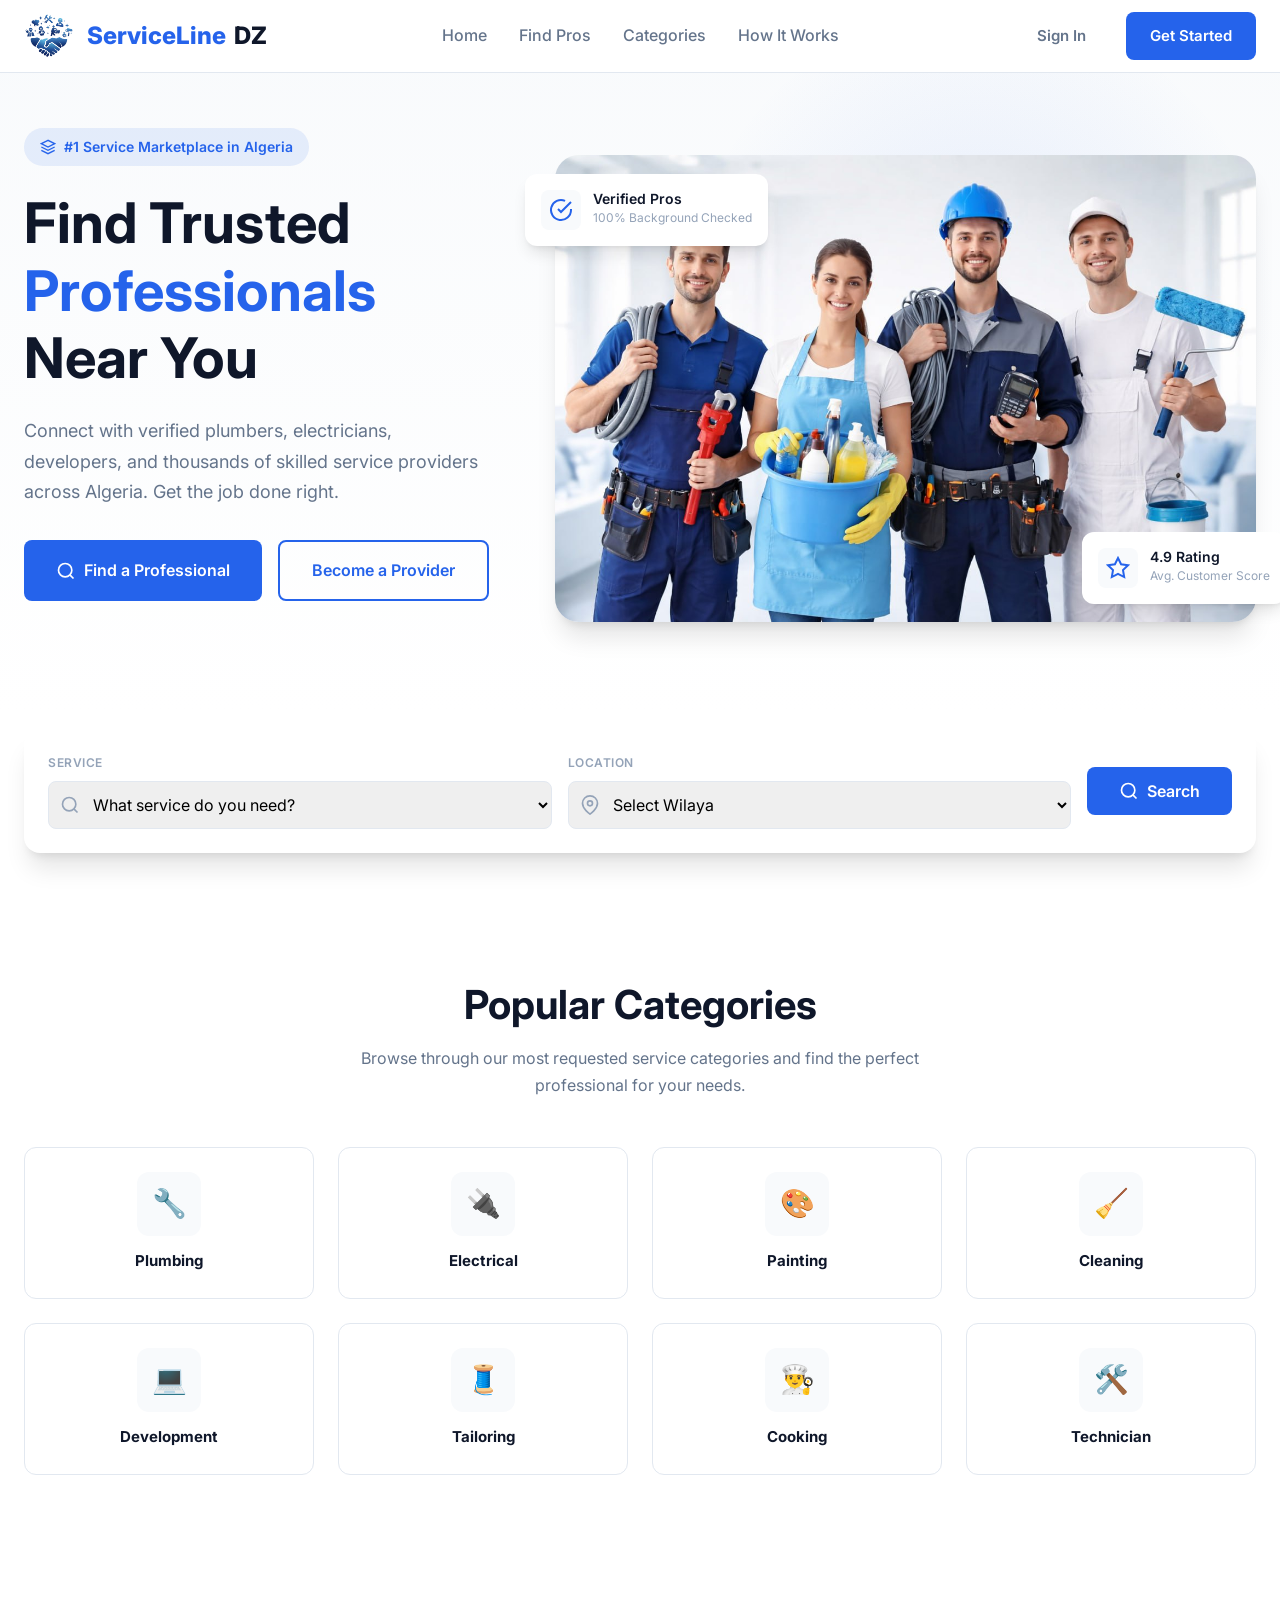
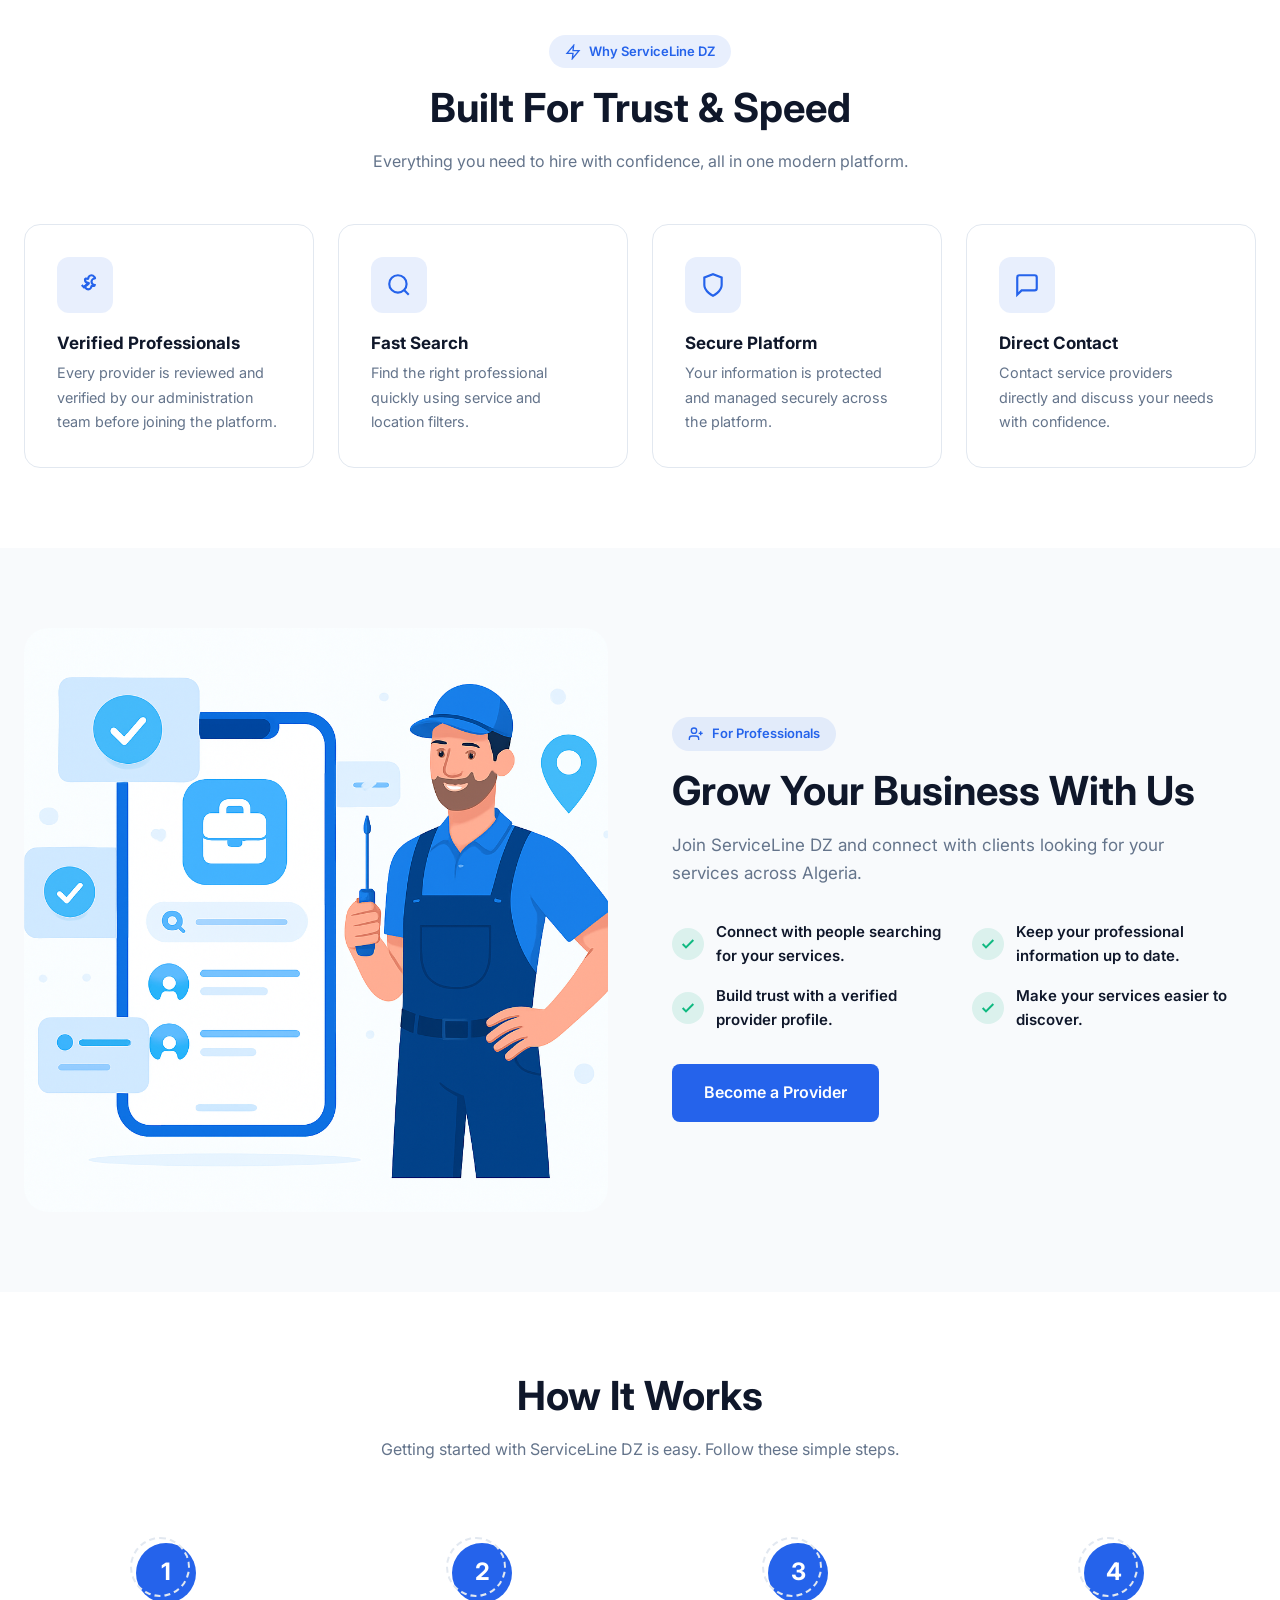
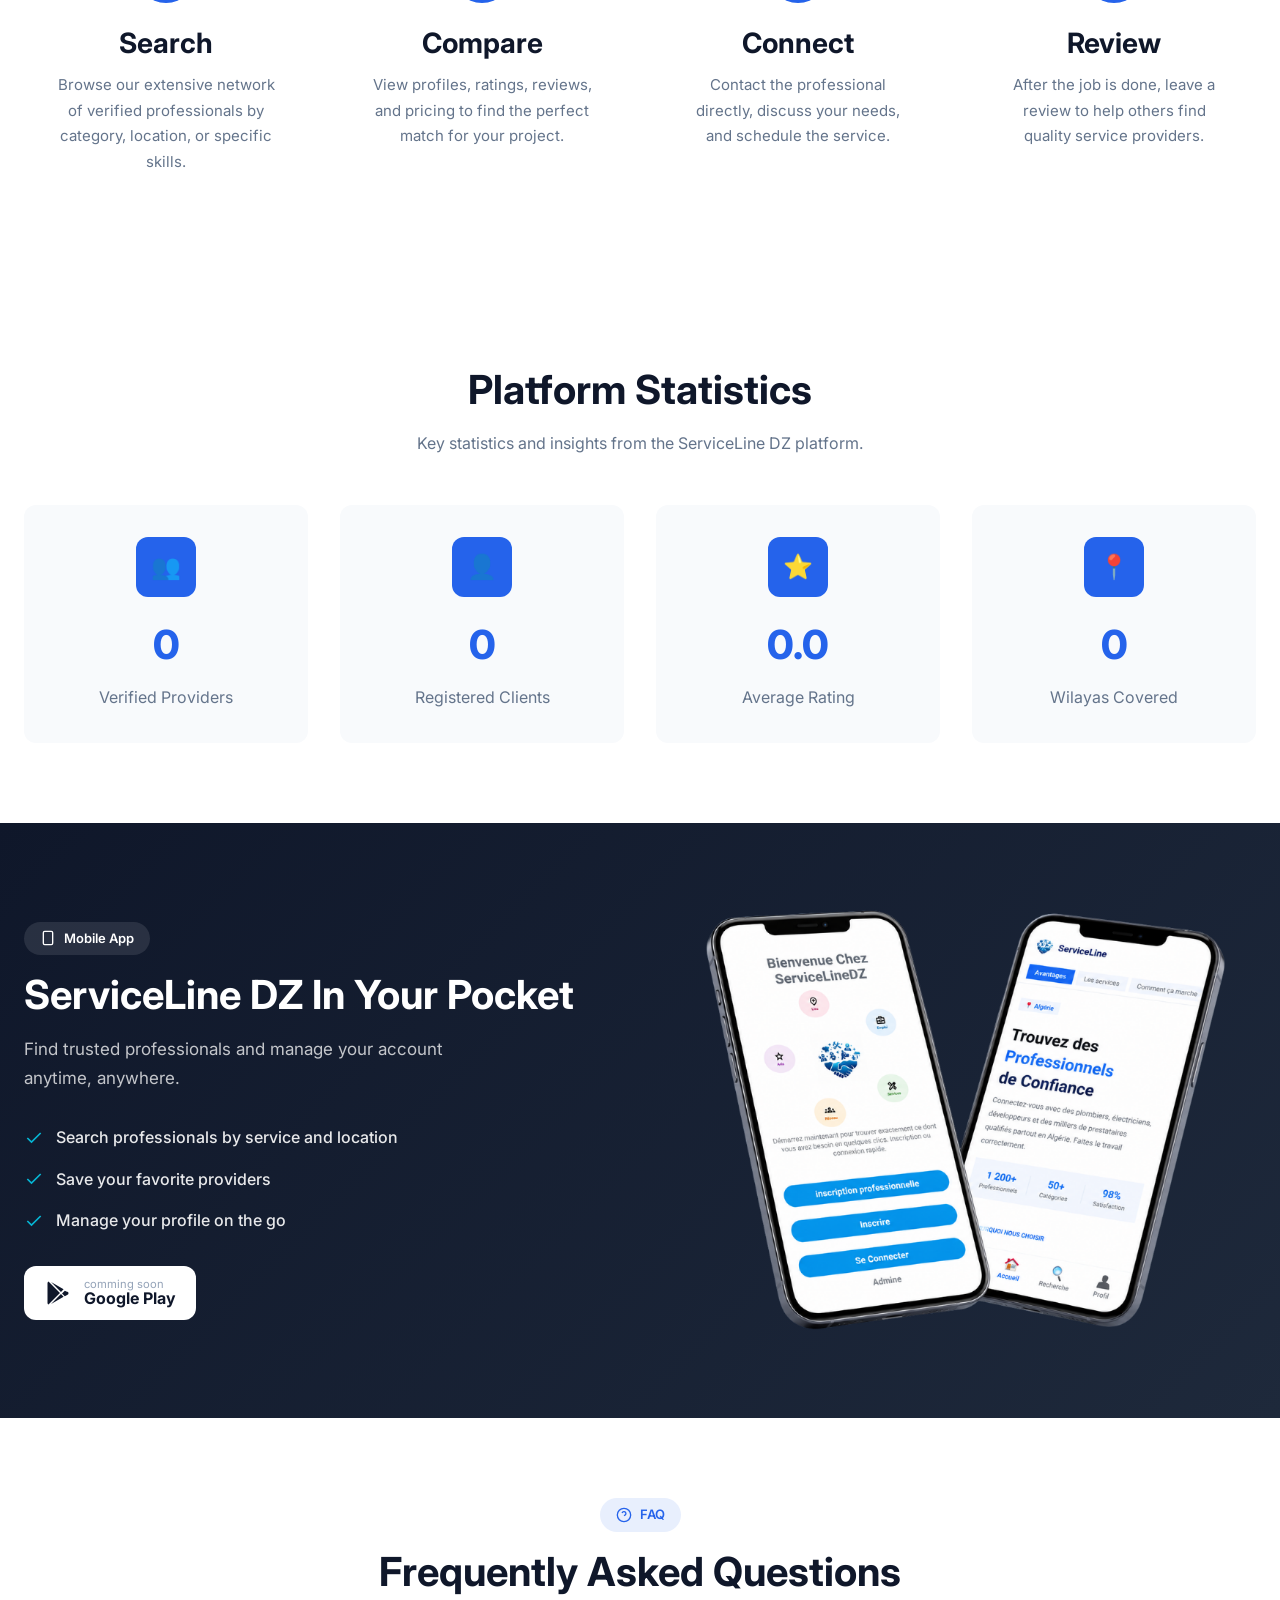
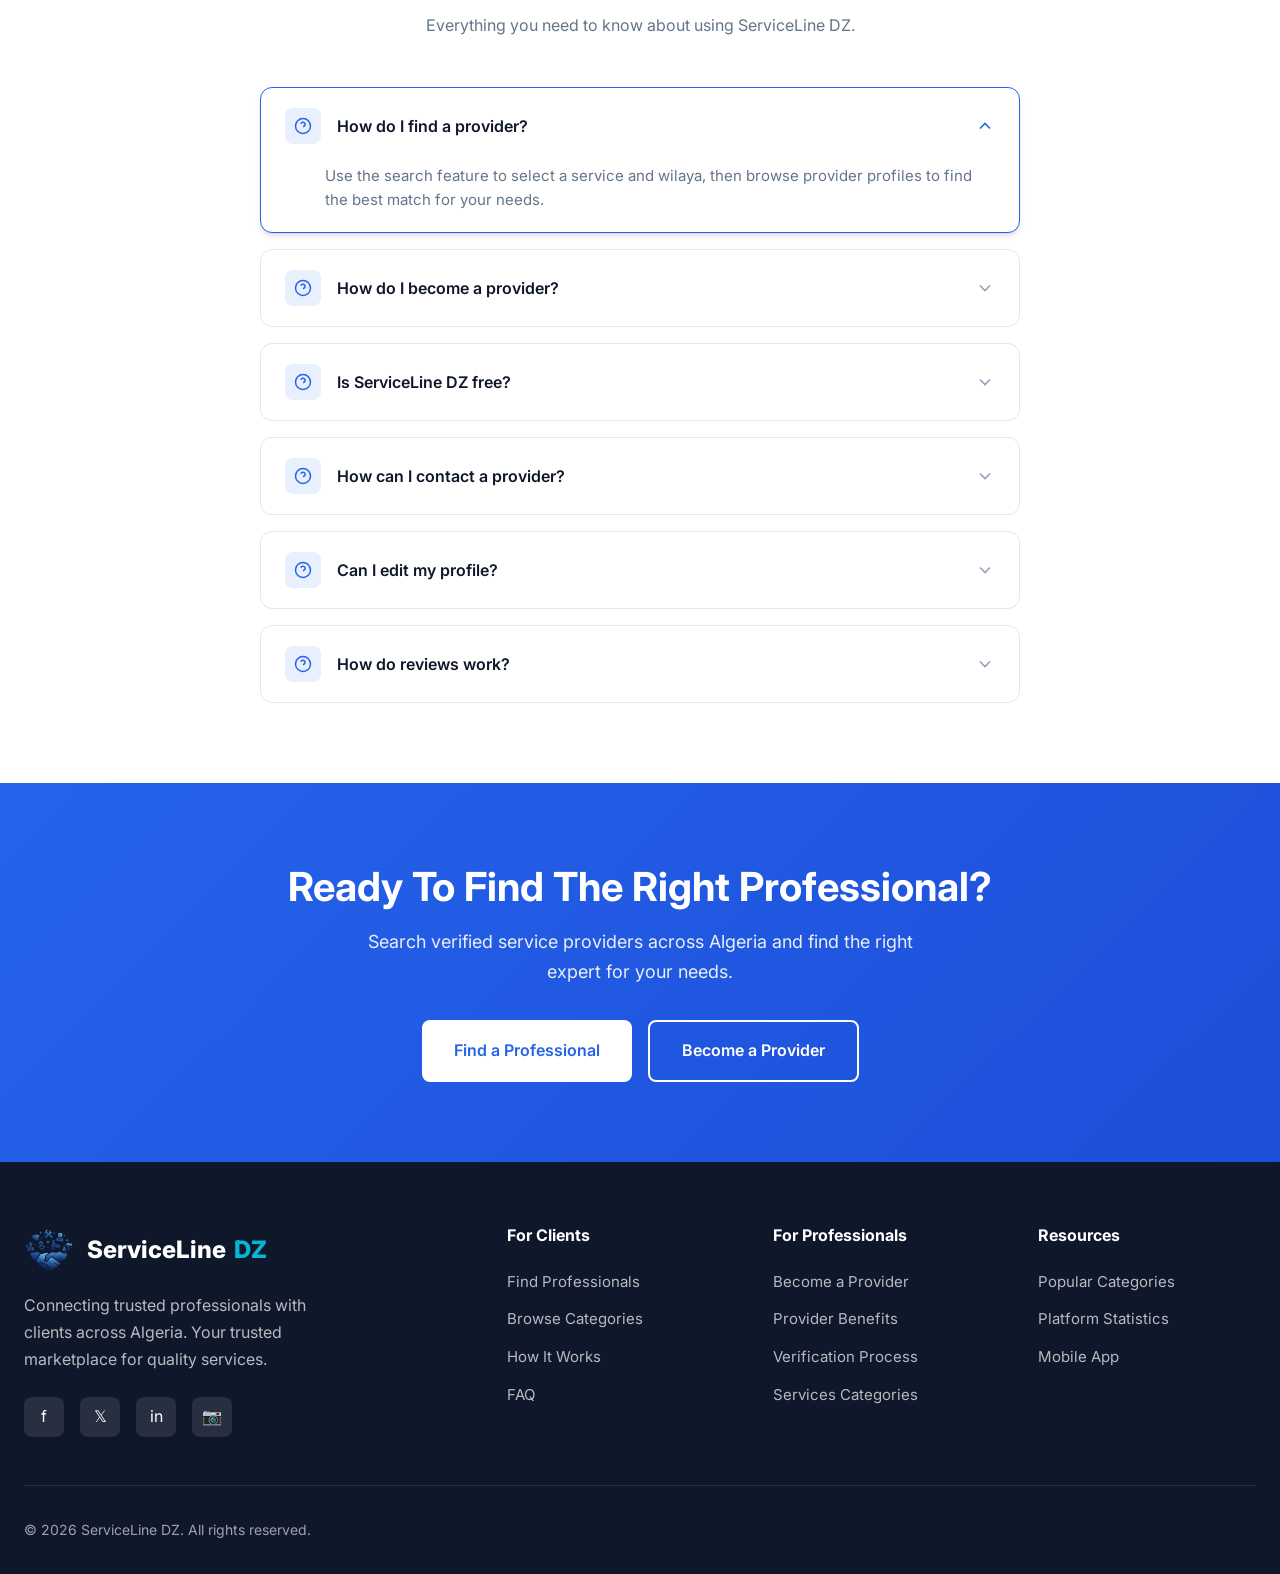
<file: index.html>
<!DOCTYPE html>
<html lang="en">
<head>
  <meta charset="UTF-8" />
  <meta name="viewport" content="width=device-width, initial-scale=1.0" />
  <title>ServiceLine DZ - Find Trusted Professionals in Algeria</title>
  <meta name="description" content="ServiceLine DZ connects you with verified plumbers, electricians, developers and thousands of skilled service providers across Algeria." />
  <meta name="theme-color" content="#2563eb" />
  <link rel="preconnect" href="https://fonts.googleapis.com" />
  <link rel="preconnect" href="https://fonts.gstatic.com" crossorigin />
  <link href="https://fonts.googleapis.com/css2?family=Inter:wght@400;500;600;700;800&display=swap" rel="stylesheet" />
  <style>
    /* ============================================
       ServiceLine DZ - Main Stylesheet
       Professional Service Marketplace for Algeria
       ============================================ */

    /* CSS Variables */
    :root {
      --primary: #2563eb;
      --primary-dark: #1d4ed8;
      --primary-light: #3b82f6;
      --secondary: #0f172a;
      --accent: #06b6d4;
      --background: #ffffff;
      --background-alt: #f8fafc;
      --surface: #ffffff;
      --border: #e2e8f0;
      --text-primary: #0f172a;
      --text-secondary: #64748b;
      --text-muted: #94a3b8;
      --success: #10b981;
      --warning: #f59e0b;
      --error: #ef4444;
      --shadow-sm: 0 1px 2px 0 rgb(0 0 0 / 0.05);
      --shadow: 0 1px 3px 0 rgb(0 0 0 / 0.1), 0 1px 2px -1px rgb(0 0 0 / 0.1);
      --shadow-md: 0 4px 6px -1px rgb(0 0 0 / 0.1), 0 2px 4px -2px rgb(0 0 0 / 0.1);
      --shadow-lg: 0 10px 15px -3px rgb(0 0 0 / 0.1), 0 4px 6px -4px rgb(0 0 0 / 0.1);
      --shadow-xl: 0 20px 25px -5px rgb(0 0 0 / 0.1), 0 8px 10px -6px rgb(0 0 0 / 0.1);
      --radius-sm: 0.375rem;
      --radius: 0.5rem;
      --radius-lg: 0.75rem;
      --radius-xl: 1rem;
      --radius-2xl: 1.5rem;
      --transition: all 0.3s ease;
    }

    /* Reset & Base */
    *, *::before, *::after {
      margin: 0;
      padding: 0;
      box-sizing: border-box;
    }

    html {
      scroll-behavior: smooth;
    }

    body {
      font-family: 'Inter', -apple-system, BlinkMacSystemFont, 'Segoe UI', Roboto, sans-serif;
      background-color: var(--background);
      color: var(--text-primary);
      line-height: 1.6;
      -webkit-font-smoothing: antialiased;
    }

    a {
      text-decoration: none;
      color: inherit;
      transition: var(--transition);
    }

    img {
      max-width: 100%;
      height: auto;
      display: block;
    }

    ul, ol {
      list-style: none;
    }

    button {
      cursor: pointer;
      border: none;
      background: none;
      font-family: inherit;
      transition: var(--transition);
    }

    input, textarea, select {
      font-family: inherit;
      font-size: inherit;
    }

    /* Typography */
    h1, h2, h3, h4, h5, h6 {
      font-weight: 700;
      line-height: 1.2;
      color: var(--text-primary);
    }

    h1 { font-size: clamp(2rem, 5vw, 3.5rem); }
    h2 { font-size: clamp(1.5rem, 4vw, 2.5rem); }
    h3 { font-size: clamp(1.25rem, 3vw, 1.75rem); }
    h4 { font-size: 1.25rem; }
    h5 { font-size: 1.125rem; }
    h6 { font-size: 1rem; }

    p {
      color: var(--text-secondary);
      line-height: 1.7;
    }

    /* Container */
    .container {
      width: 100%;
      max-width: 1280px;
      margin: 0 auto;
      padding: 0 1.5rem;
    }

    /* ============================================
       Navigation
       ============================================ */
    .navbar {
      position: fixed;
      top: 0;
      left: 0;
      right: 0;
      background: rgba(255, 255, 255, 0.95);
      backdrop-filter: blur(10px);
      border-bottom: 1px solid var(--border);
      z-index: 1000;
      transition: var(--transition);
    }

    .navbar.scrolled {
      box-shadow: var(--shadow-md);
    }

    .navbar .container {
      display: flex;
      align-items: center;
      justify-content: space-between;
      height: 72px;
    }

    .logo {
      display: flex;
      align-items: center;
      gap: 0.5rem;
      font-size: 1.5rem;
      font-weight: 800;
      color: var(--primary);
    }

    .logo span {
      color: var(--secondary);
    }

    .logo-icon {
      width: 40px;
      height: 40px;
      background: linear-gradient(135deg, var(--primary), var(--accent));
      border-radius: var(--radius);
      display: flex;
      align-items: center;
      justify-content: center;
      color: white;
      font-weight: 700;
    }

    .nav-links {
      display: flex;
      align-items: center;
      gap: 2rem;
    }

    .nav-links a {
      font-weight: 500;
      color: var(--text-secondary);
      position: relative;
    }

    .nav-links a:hover {
      color: var(--primary);
    }

    .nav-links a::after {
      content: '';
      position: absolute;
      bottom: -4px;
      left: 0;
      width: 0;
      height: 2px;
      background: var(--primary);
      transition: var(--transition);
    }

    .nav-links a:hover::after {
      width: 100%;
    }

    .nav-buttons {
      display: flex;
      align-items: center;
      gap: 1rem;
    }

    .mobile-menu-btn {
      display: none;
      flex-direction: column;
      gap: 5px;
      padding: 0.5rem;
    }

    .mobile-menu-btn span {
      width: 24px;
      height: 2px;
      background: var(--text-primary);
      transition: var(--transition);
    }

    /* Mobile Navigation */
    .mobile-nav {
      display: none;
      position: fixed;
      top: 72px;
      left: 0;
      right: 0;
      background: white;
      border-bottom: 1px solid var(--border);
      padding: 1.5rem;
      box-shadow: var(--shadow-lg);
      z-index: 999;
    }

    .mobile-nav.active {
      display: block;
    }

    .mobile-nav a {
      display: block;
      padding: 0.75rem 0;
      font-weight: 500;
      color: var(--text-secondary);
      border-bottom: 1px solid var(--border);
    }

    .mobile-nav a:hover {
      color: var(--primary);
    }

    .mobile-nav .btn {
      width: 100%;
      margin-top: 1rem;
      justify-content: center;
    }

    /* ============================================
       Buttons
       ============================================ */
    .btn {
      display: inline-flex;
      align-items: center;
      gap: 0.5rem;
      padding: 0.75rem 1.5rem;
      border-radius: var(--radius);
      font-weight: 600;
      font-size: 0.9375rem;
      transition: var(--transition);
      white-space: nowrap;
    }

    .btn-primary {
      background: var(--primary);
      color: white;
    }

    .btn-primary:hover {
      background: var(--primary-dark);
      transform: translateY(-2px);
      box-shadow: var(--shadow-md);
    }

    .btn-secondary {
      background: var(--background-alt);
      color: var(--text-primary);
      border: 1px solid var(--border);
    }

    .btn-secondary:hover {
      background: var(--border);
      transform: translateY(-2px);
    }

    .btn-outline {
      background: transparent;
      color: var(--primary);
      border: 2px solid var(--primary);
    }

    .btn-outline:hover {
      background: var(--primary);
      color: white;
    }

    .btn-ghost {
      background: transparent;
      color: var(--text-secondary);
    }

    .btn-ghost:hover {
      background: var(--background-alt);
      color: var(--primary);
    }

    .btn-lg {
      padding: 1rem 2rem;
      font-size: 1rem;
    }

    .btn-sm {
      padding: 0.5rem 1rem;
      font-size: 0.875rem;
    }

    .btn-icon {
      padding: 0.75rem;
    }

    /* ============================================
       Hero Section
       ============================================ */
    .hero {
      padding: 8rem 0 4rem;
      background: linear-gradient(180deg, var(--background-alt) 0%, var(--background) 100%);
      position: relative;
      overflow: hidden;
    }

    .hero::before {
      content: '';
      position: absolute;
      top: 0;
      right: 0;
      width: 600px;
      height: 600px;
      background: radial-gradient(circle, rgba(37, 99, 235, 0.1) 0%, transparent 70%);
      pointer-events: none;
    }

    .hero .container {
      display: grid;
      grid-template-columns: 1fr 1.5fr;
      gap: 4rem;
      align-items: center;
    }

    .hero-content {
      animation: fadeInUp 0.8s ease;
    }

    .hero-badge {
      display: inline-flex;
      align-items: center;
      gap: 0.5rem;
      background: rgba(37, 99, 235, 0.1);
      color: var(--primary);
      padding: 0.5rem 1rem;
      border-radius: 100px;
      font-size: 0.875rem;
      font-weight: 600;
      margin-bottom: 1.5rem;
    }

    .hero-badge svg {
      width: 16px;
      height: 16px;
    }

    .hero h1 {
      margin-bottom: 1.5rem;
    }

    .hero h1 span {
      color: var(--primary);
    }

    .hero-text {
      font-size: 1.125rem;
      margin-bottom: 2rem;
      max-width: 500px;
    }

    .hero-buttons {
      display: flex;
      gap: 1rem;
      margin-bottom: 3rem;
    }

    .hero-stats {
      display: flex;
      gap: 3rem;
    }

    .hero-stat {
      text-align: center;
    }

    .hero-stat-value {
      font-size: 2rem;
      font-weight: 800;
      color: var(--primary);
    }

    .hero-stat-label {
      font-size: 0.875rem;
      color: var(--text-muted);
    }

    .hero-image {
      position: relative;
      animation: fadeInRight 0.8s ease;
    }

    .hero-image img {
      width: 120%;
      border-radius: var(--radius-2xl);
      box-shadow: var(--shadow-xl);
    }

    .hero-card {
      position: absolute;
      background: white;
      padding: 1rem;
      border-radius: var(--radius-lg);
      box-shadow: var(--shadow-lg);
      animation: float 3s ease-in-out infinite;
    }

    .hero-card-1 {
      top: 4%;
      left: -30px;
    }

    .hero-card-2 {
      bottom: 4%;
      right: -30px;
      animation-delay: 1.5s;
    }

    .hero-card-content {
      display: flex;
      align-items: center;
      gap: 0.75rem;
    }

    .hero-card-icon {
      width: 40px;
      height: 40px;
      background: var(--background-alt);
      border-radius: var(--radius);
      display: flex;
      align-items: center;
      justify-content: center;
      color: var(--primary);
    }

    .hero-card-text h4 {
      font-size: 0.875rem;
      font-weight: 600;
    }

    .hero-card-text p {
      font-size: 0.75rem;
      color: var(--text-muted);
    }

    /* ============================================
       Search Section
       ============================================ */
    .search-section {
      padding: 3rem 0;
      margin-top: -2rem;
      position: relative;
      z-index: 10;
    }

    .search-box {
      background: white;
      border-radius: var(--radius-xl);
      box-shadow: var(--shadow-xl);
      padding: 1.5rem;
      display: flex;
      gap: 1rem;
      align-items: center;
      flex-wrap: wrap;
    }

    .search-input-group {
      flex: 1;
      min-width: 200px;
      position: relative;
    }

    .search-input-group label {
      display: block;
      font-size: 0.75rem;
      font-weight: 600;
      color: var(--text-muted);
      text-transform: uppercase;
      letter-spacing: 0.5px;
      margin-bottom: 0.5rem;
    }

    .search-input-group input,
    .search-input-group select {
      width: 100%;
      padding: 0.75rem 1rem;
      padding-left: 2.5rem;
      border: 1px solid var(--border);
      border-radius: var(--radius);
      font-size: 1rem;
      transition: var(--transition);
    }

    .search-input-group input:focus,
    .search-input-group select:focus {
      outline: none;
      border-color: var(--primary);
      box-shadow: 0 0 0 3px rgba(37, 99, 235, 0.1);
    }

    .search-input-group .icon {
      position: absolute;
      left: 0.75rem;
      bottom: 0.85rem;
      color: var(--text-muted);
      width: 20px;
      height: 20px;
    }

    .search-box .btn {
      height: 48px;
      padding: 0 2rem;
    }

    /* ============================================
       Categories Section
       ============================================ */
    .categories {
      padding: 5rem 0;
    }

    .section-header {
      text-align: center;
      margin-bottom: 3rem;
    }

    .section-header h2 {
      margin-bottom: 1rem;
    }

    .section-header p {
      max-width: 600px;
      margin: 0 auto;
    }

    .categories-grid {
      display: grid;
      grid-template-columns: repeat(4, 1fr);
      gap: 1.5rem;
    }

    .category-card {
      background: white;
      border: 1px solid var(--border);
      border-radius: var(--radius-lg);
      padding: 1.5rem;
      text-align: center;
      transition: var(--transition);
      cursor: pointer;
    }

    .category-card:hover {
      border-color: var(--primary);
      box-shadow: var(--shadow-md);
      transform: translateY(-4px);
    }

    .category-icon {
      width: 64px;
      height: 64px;
      background: var(--background-alt);
      border-radius: var(--radius-lg);
      display: flex;
      align-items: center;
      justify-content: center;
      margin: 0 auto 1rem;
      font-size: 1.75rem;
      transition: var(--transition);
    }

    .category-card:hover .category-icon {
      background: var(--primary);
      color: white;
    }

    .category-card h4 {
      font-size: 0.9375rem;
      margin-bottom: 0.25rem;
    }

    .category-card p {
      font-size: 0.8125rem;
      color: var(--text-muted);
    }

    /* ============================================
       Featured Professionals
       ============================================ */
    .featured {
      padding: 5rem 0;
      background: var(--background-alt);
    }

    .featured-header {
      display: flex;
      justify-content: space-between;
      align-items: center;
      margin-bottom: 2rem;
    }

    .professionals-grid {
      display: grid;
      grid-template-columns: repeat(auto-fit, minmax(280px, 1fr));
      gap: 1.5rem;
    }

    .professional-card {
      background: white;
      border-radius: var(--radius-lg);
      overflow: hidden;
      box-shadow: var(--shadow);
      transition: var(--transition);
    }

    .professional-card:hover {
      transform: translateY(-4px);
      box-shadow: var(--shadow-lg);
    }

    .professional-cover {
      height: 80px;
      background: linear-gradient(135deg, var(--primary), var(--accent));
      position: relative;
    }

    .professional-avatar {
      width: 80px;
      height: 80px;
      border-radius: 50%;
      border: 4px solid white;
      position: absolute;
      bottom: -40px;
      left: 1.5rem;
      object-fit: cover;
      background: var(--background-alt);
    }

    .professional-content {
      padding: 3rem 1.5rem 1.5rem;
    }

    .professional-badge {
      position: absolute;
      top: 1rem;
      right: 1rem;
      background: rgba(255, 255, 255, 0.9);
      color: var(--success);
      padding: 0.25rem 0.75rem;
      border-radius: 100px;
      font-size: 0.75rem;
      font-weight: 600;
      display: flex;
      align-items: center;
      gap: 0.25rem;
    }

    .professional-name {
      font-size: 1.125rem;
      margin-bottom: 0.25rem;
    }

    .professional-title {
      color: var(--text-muted);
      font-size: 0.875rem;
      margin-bottom: 0.75rem;
    }

    .professional-rating {
      display: flex;
      align-items: center;
      gap: 0.5rem;
      margin-bottom: 1rem;
    }

    .stars {
      display: flex;
      gap: 2px;
      color: #fbbf24;
    }

    .rating-text {
      font-size: 0.875rem;
      color: var(--text-secondary);
    }

    .professional-location {
      display: flex;
      align-items: center;
      gap: 0.5rem;
      color: var(--text-muted);
      font-size: 0.875rem;
      margin-bottom: 1rem;
    }

    .professional-tags {
      display: flex;
      flex-wrap: wrap;
      gap: 0.5rem;
      margin-bottom: 1rem;
    }

    .tag {
      background: var(--background-alt);
      color: var(--text-secondary);
      padding: 0.25rem 0.75rem;
      border-radius: 100px;
      font-size: 0.75rem;
    }

    .professional-footer {
      display: flex;
      justify-content: space-between;
      align-items: center;
      padding-top: 1rem;
      border-top: 1px solid var(--border);
    }

    .professional-price {
      font-size: 0.875rem;
      color: var(--text-muted);
    }

    .professional-price span {
      font-size: 1.125rem;
      font-weight: 700;
      color: var(--text-primary);
    }

    /* ============================================
       How It Works
       ============================================ */
    .how-it-works {
      padding: 5rem 0;
    }

    .steps-grid {
      display: grid;
      grid-template-columns: repeat(auto-fit, minmax(250px, 1fr));
      gap: 2rem;
      position: relative;
    }

    .step-card {
      text-align: center;
      padding: 2rem;
      position: relative;
    }

    .step-number {
      width: 60px;
      height: 60px;
      background: var(--primary);
      color: white;
      border-radius: 50%;
      display: flex;
      align-items: center;
      justify-content: center;
      font-size: 1.5rem;
      font-weight: 700;
      margin: 0 auto 1.5rem;
      position: relative;
    }

    .step-number::after {
      content: '';
      position: absolute;
      width: 100%;
      height: 100%;
      border: 2px dashed var(--border);
      border-radius: 50%;
      top: -6px;
      left: -6px;
      padding: 6px;
    }

    .step-card h3 {
      margin-bottom: 0.75rem;
    }

    .step-card p {
      font-size: 0.9375rem;
    }

    /* ============================================
       Testimonials
       ============================================ */
    .testimonials {
      padding: 5rem 0;
      background: var(--secondary);
      color: white;
    }

    .testimonials .section-header h2 {
      color: white;
    }

    .testimonials .section-header p {
      color: rgba(255, 255, 255, 0.7);
    }

    .testimonials-grid {
      display: grid;
      grid-template-columns: repeat(auto-fit, minmax(300px, 1fr));
      gap: 1.5rem;
    }

    .testimonial-card {
      background: rgba(255, 255, 255, 0.05);
      border: 1px solid rgba(255, 255, 255, 0.1);
      border-radius: var(--radius-lg);
      padding: 2rem;
      transition: var(--transition);
    }

    .testimonial-card:hover {
      background: rgba(255, 255, 255, 0.1);
      transform: translateY(-4px);
    }

    .testimonial-stars {
      display: flex;
      gap: 4px;
      color: #fbbf24;
      margin-bottom: 1rem;
    }

    .testimonial-text {
      color: rgba(255, 255, 255, 0.9);
      font-size: 1rem;
      line-height: 1.7;
      margin-bottom: 1.5rem;
    }

    .testimonial-author {
      display: flex;
      align-items: center;
      gap: 1rem;
    }

    .testimonial-avatar {
      width: 48px;
      height: 48px;
      border-radius: 50%;
      object-fit: cover;
      background: var(--background-alt);
    }

    .testimonial-info h4 {
      color: white;
      font-size: 1rem;
      margin-bottom: 0.25rem;
    }

    .testimonial-info p {
      color: rgba(255, 255, 255, 0.6);
      font-size: 0.875rem;
    }

    /* ============================================
       Statistics
       ============================================ */
    .statistics {
      padding: 5rem 0;
    }

    .stats-grid {
      display: grid;
      grid-template-columns: repeat(auto-fit, minmax(200px, 1fr));
      gap: 2rem;
    }

    .stat-card {
      text-align: center;
      padding: 2rem;
      background: var(--background-alt);
      border-radius: var(--radius-lg);
      transition: var(--transition);
    }

    .stat-card:hover {
      transform: scale(1.05);
    }

    .stat-icon {
      width: 60px;
      height: 60px;
      background: var(--primary);
      color: white;
      border-radius: var(--radius-lg);
      display: flex;
      align-items: center;
      justify-content: center;
      margin: 0 auto 1rem;
      font-size: 1.5rem;
    }

    .stat-value {
      font-size: 2.5rem;
      font-weight: 800;
      color: var(--primary);
      margin-bottom: 0.5rem;
    }

    .stat-label {
      color: var(--text-secondary);
    }

    /* ============================================
       CTA Section
       ============================================ */
    .cta {
      padding: 5rem 0;
      background: linear-gradient(135deg, var(--primary) 0%, var(--primary-dark) 100%);
      color: white;
      text-align: center;
    }

    .cta h2 {
      color: white;
      margin-bottom: 1rem;
    }

    .cta p {
      color: rgba(255, 255, 255, 0.9);
      max-width: 600px;
      margin: 0 auto 2rem;
      font-size: 1.125rem;
    }

    .cta-buttons {
      display: flex;
      justify-content: center;
      gap: 1rem;
      flex-wrap: wrap;
    }

    .cta .btn-primary {
      background: white;
      color: var(--primary);
    }

    .cta .btn-primary:hover {
      background: var(--background-alt);
    }

    .cta .btn-outline {
      border-color: white;
      color: white;
    }

    .cta .btn-outline:hover {
      background: white;
      color: var(--primary);
    }

    /* ============================================
       Footer
       ============================================ */
    .footer {
      background: var(--secondary);
      color: white;
      padding: 4rem 0 2rem;
    }

    .footer-grid {
      display: grid;
      grid-template-columns: 2fr repeat(3, 1fr);
      gap: 3rem;
      margin-bottom: 3rem;
    }

    .footer-brand .logo {
      color: white;
      margin-bottom: 1rem;
    }

    .footer-brand .logo span {
      color: var(--accent);
    }

    .footer-brand p {
      color: rgba(255, 255, 255, 0.7);
      margin-bottom: 1.5rem;
      max-width: 300px;
    }

    .social-links {
      display: flex;
      gap: 1rem;
    }

    .social-link {
      width: 40px;
      height: 40px;
      background: rgba(255, 255, 255, 0.1);
      border-radius: var(--radius);
      display: flex;
      align-items: center;
      justify-content: center;
      color: white;
      transition: var(--transition);
    }

    .social-link:hover {
      background: var(--primary);
      transform: translateY(-2px);
    }

    .footer-column h4 {
      color: white;
      margin-bottom: 1.5rem;
      font-size: 1rem;
    }

    .footer-column ul {
      display: flex;
      flex-direction: column;
      gap: 0.75rem;
    }

    .footer-column a {
      color: rgba(255, 255, 255, 0.7);
      font-size: 0.9375rem;
      transition: var(--transition);
    }

    .footer-column a:hover {
      color: white;
      padding-left: 4px;
    }

    .footer-bottom {
      padding-top: 2rem;
      border-top: 1px solid rgba(255, 255, 255, 0.1);
      display: flex;
      justify-content: space-between;
      align-items: center;
      flex-wrap: wrap;
      gap: 1rem;
    }

    .footer-bottom p {
      color: rgba(255, 255, 255, 0.6);
      font-size: 0.875rem;
    }

    .footer-bottom-links {
      display: flex;
      gap: 2rem;
    }

    .footer-bottom-links a {
      color: rgba(255, 255, 255, 0.6);
      font-size: 0.875rem;
    }

    .footer-bottom-links a:hover {
      color: white;
    }

    /* ============================================
       Animations
       ============================================ */
    @keyframes fadeInUp {
      from {
        opacity: 0;
        transform: translateY(30px);
      }
      to {
        opacity: 1;
        transform: translateY(0);
      }
    }

    @keyframes fadeInRight {
      from {
        opacity: 0;
        transform: translateX(30px);
      }
      to {
        opacity: 1;
        transform: translateX(0);
      }
    }

    @keyframes float {
      0%, 100% {
        transform: translateY(0px);
      }
      50% {
        transform: translateY(-10px);
      }
    }

    @keyframes fadeIn {
      from {
        opacity: 0;
      }
      to {
        opacity: 1;
      }
    }

    .animate-on-scroll {
      opacity: 0;
      transform: translateY(30px);
      transition: opacity 0.6s ease, transform 0.6s ease;
    }

    .animate-on-scroll.visible {
      opacity: 1;
      transform: translateY(0);
    }

    /* ============================================
       Section intro helper (shared by new sections)
       ============================================ */
    .section-badge {
      display: inline-flex;
      align-items: center;
      gap: 0.5rem;
      background: rgba(37, 99, 235, 0.1);
      color: var(--primary);
      padding: 0.4rem 1rem;
      border-radius: 100px;
      font-size: 0.8125rem;
      font-weight: 600;
      margin-bottom: 1rem;
    }

    .section-badge svg {
      width: 16px;
      height: 16px;
    }

    /* --- Why Choose Us --- */
    .why-choose {
      padding: 5rem 0;
    }

    .why-grid {
      display: grid;
      grid-template-columns: repeat(auto-fit, minmax(240px, 1fr));
      gap: 1.5rem;
    }

    .why-card {
      background: white;
      border: 1px solid var(--border);
      border-radius: var(--radius-xl);
      padding: 2rem;
      transition: var(--transition);
      position: relative;
      overflow: hidden;
    }

    .why-card::before {
      content: '';
      position: absolute;
      top: 0;
      left: 0;
      width: 100%;
      height: 3px;
      background: linear-gradient(90deg, var(--primary), var(--accent));
      transform: scaleX(0);
      transform-origin: left;
      transition: var(--transition);
    }

    .why-card:hover {
      border-color: transparent;
      box-shadow: var(--shadow-lg);
      transform: translateY(-6px);
    }

    .why-card:hover::before {
      transform: scaleX(1);
    }

    .why-icon {
      width: 56px;
      height: 56px;
      border-radius: var(--radius-lg);
      background: rgba(37, 99, 235, 0.1);
      color: var(--primary);
      display: flex;
      align-items: center;
      justify-content: center;
      margin-bottom: 1.25rem;
      transition: var(--transition);
    }

    .why-card:hover .why-icon {
      background: var(--primary);
      color: white;
    }

    .why-icon svg {
      width: 26px;
      height: 26px;
    }

    .why-card h4 {
      margin-bottom: 0.5rem;
      font-size: 1.0625rem;
    }

    .why-card p {
      font-size: 0.9rem;
    }

    /* --- Become a Provider --- */
    .become-provider {
      padding: 5rem 0;
      background: var(--background-alt);
    }

    .become-grid {
      display: grid;
      grid-template-columns: 1fr 1fr;
      gap: 4rem;
      align-items: center;
    }

    .become-image {
      position: relative;
    }

    .become-image img {
      width: 100%;
      border-radius: var(--radius-2xl);
    }

    .become-content h2 {
      margin-bottom: 1rem;
    }

    .become-content > p {
      margin-bottom: 2rem;
      font-size: 1.0625rem;
      max-width: 520px;
    }

    .benefits-list {
      display: grid;
      grid-template-columns: 1fr 1fr;
      gap: 1rem;
      margin-bottom: 2rem;
    }

    .benefit-item {
      display: flex;
      align-items: center;
      gap: 0.75rem;
      font-weight: 600;
      color: var(--text-primary);
      font-size: 0.9375rem;
    }

    .benefit-check {
      width: 32px;
      height: 32px;
      flex-shrink: 0;
      border-radius: 50%;
      background: rgba(16, 185, 129, 0.12);
      color: var(--success);
      display: flex;
      align-items: center;
      justify-content: center;
    }

    .benefit-check svg {
      width: 16px;
      height: 16px;
    }

    .become-buttons {
      display: flex;
      gap: 1rem;
      flex-wrap: wrap;
    }

    /* --- Mobile App Showcase --- */
    .mobile-app {
      padding: 5rem 0;
      background: linear-gradient(135deg, var(--secondary) 0%, #1e293b 100%);
      color: white;
      overflow: hidden;
    }

    .mobile-app-grid {
      display: grid;
      grid-template-columns: 1fr 1fr;
      gap: 4rem;
      align-items: center;
    }

    .mobile-app-content .section-badge {
      background: rgba(255, 255, 255, 0.1);
      color: white;
    }

    .mobile-app-content h2 {
      color: white;
      margin-bottom: 1rem;
    }

    .mobile-app-content > p {
      color: rgba(255, 255, 255, 0.75);
      font-size: 1.0625rem;
      margin-bottom: 2rem;
      max-width: 480px;
    }

    .app-features {
      display: flex;
      flex-direction: column;
      gap: 1rem;
      margin-bottom: 2rem;
    }

    .app-feature {
      display: flex;
      align-items: center;
      gap: 0.75rem;
      color: rgba(255, 255, 255, 0.9);
      font-weight: 500;
    }

    .app-feature svg {
      width: 20px;
      height: 20px;
      color: var(--accent);
      flex-shrink: 0;
    }

    .store-buttons {
      display: flex;
      gap: 1rem;
      flex-wrap: wrap;
    }

    .store-btn {
      display: inline-flex;
      align-items: center;
      gap: 0.75rem;
      background: white;
      color: var(--secondary);
      padding: 0.75rem 1.25rem;
      border-radius: var(--radius-lg);
      transition: var(--transition);
    }

    .store-btn:hover {
      transform: translateY(-2px);
      box-shadow: var(--shadow-lg);
    }

    .store-btn svg {
      width: 28px;
      height: 28px;
    }

    .store-btn-text {
      display: flex;
      flex-direction: column;
      line-height: 1.1;
    }

    .store-btn-text small {
      font-size: 0.7rem;
      color: var(--text-muted);
    }

    .store-btn-text strong {
      font-size: 1rem;
    }

    .mobile-app-visual {
      display: flex;
      justify-content: center;
      position: relative;
    }

    .app-showcase img {
      width: 550px;
      max-width: none;
      height: auto;
    }

    .app-float-card {
      position: absolute;
      background: white;
      color: var(--text-primary);
      padding: 0.75rem 1rem;
      border-radius: var(--radius-lg);
      box-shadow: var(--shadow-lg);
      display: flex;
      align-items: center;
      gap: 0.5rem;
      font-size: 0.8125rem;
      font-weight: 600;
      animation: float 3s ease-in-out infinite;
    }

    .app-float-card svg {
      width: 18px;
      height: 18px;
      color: var(--success);
    }

    .app-float-1 {
      top: 18%;
      left: -10px;
    }

    .app-float-2 {
      bottom: 18%;
      right: -10px;
      animation-delay: 1.5s;
    }

    /* --- FAQ --- */
    .faq {
      padding: 5rem 0;
    }

    .faq-list {
      max-width: 760px;
      margin: 0 auto;
      display: flex;
      flex-direction: column;
      gap: 1rem;
    }

    .faq-item {
      background: white;
      border: 1px solid var(--border);
      border-radius: var(--radius-lg);
      overflow: hidden;
      transition: var(--transition);
    }

    .faq-item.open {
      border-color: var(--primary);
      box-shadow: var(--shadow-md);
    }

    .faq-question {
      width: 100%;
      display: flex;
      align-items: center;
      gap: 1rem;
      padding: 1.25rem 1.5rem;
      text-align: left;
      font-weight: 600;
      font-size: 1rem;
      color: var(--text-primary);
    }

    .faq-q-icon {
      width: 36px;
      height: 36px;
      flex-shrink: 0;
      border-radius: var(--radius);
      background: rgba(37, 99, 235, 0.1);
      color: var(--primary);
      display: flex;
      align-items: center;
      justify-content: center;
    }

    .faq-q-icon svg {
      width: 18px;
      height: 18px;
    }

    .faq-chevron {
      margin-left: auto;
      flex-shrink: 0;
      color: var(--text-muted);
      transition: var(--transition);
      display: flex;
    }

    .faq-chevron svg {
      width: 20px;
      height: 20px;
    }

    .faq-item.open .faq-chevron {
      transform: rotate(180deg);
      color: var(--primary);
    }

    .faq-answer {
      max-height: 0;
      overflow: hidden;
      transition: max-height 0.3s ease;
    }

    .faq-answer-inner {
      padding: 0 1.5rem 1.25rem 4rem;
      color: var(--text-secondary);
      font-size: 0.9375rem;
    }

    /* --- Inspiration / Similar Platforms --- */
    .inspiration {
      padding: 5rem 0;
      background: var(--background-alt);
    }

    .platforms-grid {
      display: grid;
      grid-template-columns: repeat(auto-fit, minmax(240px, 1fr));
      gap: 1.5rem;
      margin-bottom: 2.5rem;
    }

    .platform-card {
      background: white;
      border: 1px solid var(--border);
      border-radius: var(--radius-lg);
      padding: 1.75rem;
      transition: var(--transition);
    }

    .platform-card:hover {
      transform: translateY(-4px);
      box-shadow: var(--shadow-md);
    }

    .platform-head {
      display: flex;
      align-items: center;
      gap: 0.875rem;
      margin-bottom: 1rem;
    }

    .platform-logo {
      width: 48px;
      height: 48px;
      border-radius: var(--radius);
      background: var(--background-alt);
      border: 1px solid var(--border);
      display: flex;
      align-items: center;
      justify-content: center;
      font-weight: 800;
      font-size: 1.125rem;
      color: var(--primary);
      flex-shrink: 0;
    }

    .platform-head h4 {
      font-size: 1.0625rem;
      margin-bottom: 0.125rem;
    }

    .platform-country {
      display: inline-flex;
      align-items: center;
      gap: 0.25rem;
      font-size: 0.75rem;
      color: var(--text-muted);
      font-weight: 500;
    }

    .platform-card p {
      font-size: 0.875rem;
    }

    .inspiration-note {
      background: white;
      border: 1px solid var(--border);
      border-left: 4px solid var(--primary);
      border-radius: var(--radius-lg);
      padding: 1.75rem 2rem;
      max-width: 900px;
      margin: 0 auto;
    }

    .inspiration-note h4 {
      display: flex;
      align-items: center;
      gap: 0.5rem;
      margin-bottom: 0.75rem;
      color: var(--text-primary);
    }

    .inspiration-note h4 svg {
      width: 20px;
      height: 20px;
      color: var(--primary);
    }

    .inspiration-note p {
      font-size: 0.9375rem;
      line-height: 1.8;
    }

    /* ============================================
       Responsive Design
       ============================================ */
    @media (max-width: 768px) {
      .hero .container {
        grid-template-columns: 1fr;
      }

      .hero-image {
        display: none;
      }

      .hero-buttons {
        flex-direction: column;
        width: 100%;
      }

      .hero-buttons .btn {
        width: 100%;
        justify-content: center;
      }

      .hero-stats {
        gap: 1.5rem;
        justify-content: space-around;
      }

      .nav-links {
        display: none;
      }

      .nav-buttons {
        display: none;
      }

      .mobile-menu-btn {
        display: flex;
      }

      .search-box {
        flex-direction: column;
      }

      .search-input-group {
        width: 100%;
      }

      .search-box .btn {
        width: 100%;
        height: auto;
      }

      @media (max-width: 768px) {
        .categories-grid {
            grid-template-columns: repeat(2, 1fr);
        }
      }

      .footer-grid {
        grid-template-columns: 1fr;
      }

      .featured-header {
        flex-direction: column;
        align-items: flex-start;
      }

      .testimonials-grid {
        grid-template-columns: 1fr;
      }

      .cta-buttons {
        flex-direction: column;
      }

      .cta .btn {
        width: 100%;
        justify-content: center;
      }

      .become-grid,
      .mobile-app-grid {
        grid-template-columns: 1fr;
        gap: 2.5rem;
      }

      .become-image {
        order: -1;
      }

      .benefits-list {
        grid-template-columns: 1fr;
      }

      .become-buttons {
        flex-direction: column;
      }

      .become-buttons .btn {
        width: 100%;
        justify-content: center;
      }

      .mobile-app-visual {
        order: -1;
      }

      .faq-answer-inner {
        padding-left: 1.5rem;
      }
    }
    .logo-img {
      width: 50px;
      height: 50px;
      object-fit: contain;
      margin-right: 5px;
    }

    .account-settings {
  position: relative;
}

.settings-menu{
    position:absolute;
    top:calc(100% + 8px);
    right:0;

    width:240px;

    display:flex;
    flex-direction:column;

    background:#fff;
    border:1px solid #e5e7eb;
    border-radius:14px;

    overflow:hidden;

    box-shadow: 0 8px 20px rgba(0,0,0,.12);

    z-index:100;
}

.settings-menu button{

    width:100%;
    height:48px;

    display:flex;
    justify-content:space-between;
    align-items:center;

    padding:0 24px;

    background:#fff;
    border:none;

    font-size:15px;
    font-weight:500;

    color:#111827;

    cursor:pointer;

    transition:.2s;
}


.settings-menu button:hover{
    background:#f5f5f5;
}

.settings-menu button svg{

    width:19px;
    height:19px;

    stroke:currentColor;

    flex-shrink:0;
}

.settings-icon-btn {

  width: 52px;
  height: 52px;

  border: 1px solid #e5e7eb;
  border-radius: 12px;

  background: white;

  display: flex;
  align-items: center;
  justify-content: center;

  cursor: pointer;

  transition: all 0.2s ease;
}

.settings-icon-btn:hover {

  background: #f9fafb;
  border-color: #2563eb;

}

.settings-icon-btn svg {
  width: 18px;
  height: 18px;
  color: #374151;
}

.settings-menu-title{
    padding:14px 18px;

    font-size:16px;
    font-weight:700;

    color:#111827;

    background:#fff;

    border-bottom:1px solid #e5e7eb;
}

.settings-menu button:not(:last-child){
    border-bottom:1px solid #f1f5f9;
}

#deleteAccountBtn{
    color:#ef4444;
}

#deleteAccountBtn:hover{
    background:#fef2f2;
}

#deleteProfileBtn{
    color:#dc2626;
}

#deleteProfileBtn:hover{
    background:#fef2f2;
}

.account-avatar{
  width:40px;
  height:40px;
  border-radius:50%;
  background:#2563eb;
  color:white;
  display:flex;
  align-items:center;
  justify-content:center;
  font-weight:700;
}

.modal-overlay {
  position: fixed;
  inset: 0;
  background: rgba(15, 23, 42, 0.65);
  backdrop-filter: blur(4px);

  display: none;
  justify-content: center;
  align-items: center;

  z-index: 9999;
}

.modal-overlay.active {
  display: flex;
}

.modal-box {
  width: 100%;
  max-width: 420px;

  background: white;
  border-radius: 20px;

  padding: 2rem;

  box-shadow:
    0 20px 40px rgba(0,0,0,.12);

  text-align: center;

  animation: modalShow .25s ease;
}

.modal-icon {
  width: 70px;
  height: 70px;

  margin: 0 auto 1rem;

  border-radius: 50%;

  display: flex;
  align-items: center;
  justify-content: center;

  background: rgba(59,130,246,.1);
  color: var(--primary-color);
}

.modal-title {
  margin-bottom: .5rem;
}

.modal-actions {
  display: flex;
  gap: 1rem;
  margin-top: 1.5rem;
}

.modal-actions button {
  flex: 1;
}

@keyframes modalShow {

  from {
    opacity: 0;
    transform: translateY(15px);
  }

  to {
    opacity: 1;
    transform: translateY(0);
  }
}
.modal-warning{
  margin-top: 10px;
  color: #ef4444;
  font-size: 0.9rem;
  font-weight: 500;
}

.btn-danger{
  background: #ef4444;
  color: white;
  border: none;
}

.btn-danger:hover{
  background: #dc2626;
}

.modal-icon{
  display: flex;
  justify-content: center;
  align-items: center;
  width: 80px;
  height: 80px;
  margin: 0 auto 20px;
  border-radius: 50%;
  background: #eef2ff;
  color: #2563eb;
}

  </style>
</head>
<body>
  <!-- Navigation -->
  <nav class="navbar" id="navbar">
    <div class="container">
      <a href="index.html" class="logo">
        <img src="service-line-dz/image/slLogo.png" alt="ServiceLine Logo" class="logo-img">
        ServiceLine<span>DZ</span>
      </a>

      <div class="nav-links">
        <a href="index.html">Home</a>
        <a href="service-line-dz/search.html">Find Pros</a>
        <a href="#categories">Categories</a>
        <a href="#how-it-works">How It Works</a>
      </div>

      <div id="guestButtons" class="nav-buttons">

        <a href="service-line-dz/login.html" class="btn btn-ghost">Sign In</a>
        <a href="service-line-dz/register.html" class="btn btn-primary">Get Started</a>

</div>

<div
  id="accountSection"
  class="nav-buttons"
  style="display:none;">

 <div id="accountSettings" class="account-settings">
    <button id="settingsBtn" class="settings-btn">
      <svg width="24" height="24" viewBox="0 0 24 24" fill="none"
           stroke="currentColor" stroke-width="2"
           stroke-linecap="round" stroke-linejoin="round">
        <path d="M20 21a8 8 0 0 0-16 0"></path>
        <circle cx="12" cy="8" r="4"></circle>
      </svg>
    </button>
    <div id="settingsMenu" class="settings-menu" style="display:none;">
      <div class="settings-menu-title">
        My Account
      </div>

      <button id="myProfileBtn">
          <span>My Profile</span>
          <svg width="20" height="20"
               viewBox="0 0 24 24"
               fill="none"
               stroke="currentColor"
               stroke-width="2">
              <circle cx="12" cy="8" r="4"></circle>
              <path d="M4 20c0-4 3-6 8-6s8 2 8 6"></path>
          </svg>
      </button>

      <button id="createProfileBtn">
          <span>Create Profile</span>
          <svg width="20" height="20"
              viewBox="0 0 24 24"
              fill="none"
              stroke="currentColor"
              stroke-width="2">
              <path d="M20 21v-2a4 4 0 0 0-4-4H8a4 4 0 0 0-4 4v2"></path>
              <circle cx="12" cy="7" r="4"></circle>
              <line x1="20" y1="8" x2="20" y2="14"></line>
              <line x1="17" y1="11" x2="23" y2="11"></line>
          </svg>
      </button>

      <button id="editProfileBtn">
          <span>Edit Profile</span>
          <svg width="20" height="20"
              viewBox="0 0 24 24"
              fill="none"
              stroke="currentColor"
              stroke-width="2">
              <circle cx="10" cy="8" r="4"></circle>
              <path d="M2 20c0-4 3-6 8-6"></path>
              <path d="M15 18l5-5 2 2-5 5-3 1z"></path>
          </svg>
      </button>

      <button id="deleteProfileBtn">
          <span>Delete Profile</span>
          <svg width="20" height="20"
              viewBox="0 0 24 24"
              fill="none"
              stroke="currentColor"
              stroke-width="2">
              <circle cx="12" cy="8" r="4"></circle>
              <path d="M4 20c0-4 3-6 8-6s8 2 8 6"></path>
              <line x1="18" y1="8" x2="22" y2="8"></line>
          </svg>
      </button>

      <button id="dashboardBtn">
      
          <span>Dashboard</span>
      
          <svg width="20" height="20"
               viewBox="0 0 24 24"
               fill="none"
               stroke="currentColor"
               stroke-width="2">
      
            <rect x="3" y="3" width="7" height="7"></rect>
            <rect x="14" y="3" width="7" height="7"></rect>
            <rect x="14" y="14" width="7" height="7"></rect>
            <rect x="3" y="14" width="7" height="7"></rect>
      
          </svg>
      
      </button>


      <button id="logoutBtn">
        <span>Logout</span>
        <svg width="20" height="20" viewBox="0 0 24 24"
         fill="none" stroke="currentColor"
         stroke-width="2">
      <path d="M9 21H5a2 2 0 0 1-2-2V5a2 2 0 0 1 2-2h4"></path>
      <polyline points="16 17 21 12 16 7"></polyline>
      <line x1="21" y1="12" x2="9" y2="12"></line>
    </svg>
      </button>
      <button id="deleteAccountBtn">

    <span>Delete Account</span>

    <svg width="20" height="20" viewBox="0 0 24 24"
         fill="none" stroke="currentColor"
         stroke-width="2">
      <polyline points="3 6 5 6 21 6"></polyline>
      <path d="M19 6l-1 14a2 2 0 0 1-2 2H8a2 2 0 0 1-2-2L5 6"></path>
      <path d="M10 11v6"></path>
      <path d="M14 11v6"></path>
      <path d="M9 6V4a1 1 0 0 1 1-1h4a1 1 0 0 1 1 1v2"></path>
    </svg>
  </button>
    </div>
  </div>

</div>

      <button class="mobile-menu-btn" aria-label="Toggle menu" id="mobileMenuBtn">
        <span></span>
        <span></span>
        <span></span>
      </button>
    </div>
  </nav>

  <!-- Mobile Navigation -->
  <div class="mobile-nav" id="mobileNav">
    <a href="index.html">Home</a>
    <a href="service-line-dz/search.html">Find Professionals</a>
    <a href="#categories">Categories</a>
    <a href="#how-it-works">How It Works</a>
    <a href="service-line-dz/login.html" class="btn btn-secondary">Sign In</a>
    <a href="service-line-dz/register.html" class="btn btn-primary">Get Started</a>
  </div>

  <!-- Hero Section -->
  <section class="hero">
    <div class="container">
      <div class="hero-content">
        <div class="hero-badge">
          <svg width="16" height="16" viewBox="0 0 24 24" fill="none" stroke="currentColor" stroke-width="2">
            <path d="M12 2L2 7l10 5 10-5-10-5z"></path>
            <path d="M2 17l10 5 10-5"></path>
            <path d="M2 12l10 5 10-5"></path>
          </svg>
          #1 Service Marketplace in Algeria
        </div>
        <h1>Find Trusted <span>Professionals</span> Near You</h1>
        <p class="hero-text">
          Connect with verified plumbers, electricians, developers, and thousands of skilled service providers
          across Algeria. Get the job done right.
        </p>
        <div class="hero-buttons">
          <a href="service-line-dz/search.html" class="btn btn-primary btn-lg">
            <svg width="20" height="20" viewBox="0 0 24 24" fill="none" stroke="currentColor" stroke-width="2">
              <circle cx="11" cy="11" r="8"></circle>
              <line x1="21" y1="21" x2="16.65" y2="16.65"></line>
            </svg>
            Find a Professional
          </a>
          <a href="service-line-dz/register.html" class="btn btn-outline btn-lg">Become a Provider</a>
        </div>
      </div>
      <div class="hero-image">
        <img
          src="service-line-dz/image/providers.jpg"
          alt="Professional service provider at work"
        />
        <div class="hero-card hero-card-1">
          <div class="hero-card-content">
            <div class="hero-card-icon">
              <svg width="24" height="24" viewBox="0 0 24 24" fill="none" stroke="currentColor" stroke-width="2">
                <path d="M22 11.08V12a10 10 0 1 1-5.93-9.14"></path>
                <polyline points="22 4 12 14.01 9 11.01"></polyline>
              </svg>
            </div>
            <div class="hero-card-text">
              <h4>Verified Pros</h4>
              <p>100% Background Checked</p>
            </div>
          </div>
        </div>
        <div class="hero-card hero-card-2">
          <div class="hero-card-content">
            <div class="hero-card-icon">
              <svg width="24" height="24" viewBox="0 0 24 24" fill="none" stroke="currentColor" stroke-width="2">
                <polygon points="12 2 15.09 8.26 22 9.27 17 14.14 18.18 21.02 12 17.77 5.82 21.02 7 14.14 2 9.27 8.91 8.26 12 2"></polygon>
              </svg>
            </div>
            <div class="hero-card-text">
              <h4>4.9 Rating</h4>
              <p>Avg. Customer Score</p>
            </div>
          </div>
        </div>
      </div>
    </div>
  </section>

  <!-- Search Section -->
  <section class="search-section">
    <div class="container">
      <form class="search-box" id="searchForm">
  
        <!-- Service -->
        <div class="search-input-group">
          <label>Service</label>
  
          <svg class="icon" width="20" height="20" viewBox="0 0 24 24" fill="none" stroke="currentColor" stroke-width="2">
            <circle cx="11" cy="11" r="8"></circle>
            <line x1="21" y1="21" x2="16.65" y2="16.65"></line>
          </svg>
  
          <select name="service" id="service-select">
            <option value="">What service do you need?</option>
          </select>
        </div>
  
        <!-- Wilaya -->
        <div class="search-input-group">
          <label>Location</label>
  
          <svg class="icon" width="20" height="20" viewBox="0 0 24 24" fill="none" stroke="currentColor" stroke-width="2">
            <path d="M21 10c0 7-9 13-9 13s-9-6-9-13a9 9 0 0 1 18 0z"></path>
            <circle cx="12" cy="10" r="3"></circle>
          </svg>
  
          <select name="wilaya" id="wilayaSelect">
            <option value="">Select Wilaya</option>
          </select>
        </div>
  
        <button type="submit" id="searchBtn" class="btn btn-primary btn-lg">
          <svg width="20" height="20" viewBox="0 0 24 24" fill="none" stroke="currentColor" stroke-width="2">
            <circle cx="11" cy="11" r="8"></circle>
            <line x1="21" y1="21" x2="16.65" y2="16.65"></line>
          </svg>
          Search
        </button>
  
      </form>
    </div>
  </section>

  <!-- Categories Section -->
  <section class="categories" id="categories">
    <div class="container">
      <div class="section-header animate-on-scroll">
        <h2>Popular Categories</h2>
        <p>Browse through our most requested service categories and find the perfect professional for your needs.</p>
      </div>
      <div class="categories-grid">
        <a href="service-line-dz/search.html?category=1" class="category-card animate-on-scroll">
          <div class="category-icon">🔧</div>
          <h4>Plumbing</h4>
        </a>
        <a href="service-line-dz/search.html?category=2" class="category-card animate-on-scroll">
          <div class="category-icon">🔌</div>
          <h4>Electrical</h4>
        </a>
        <a href="service-line-dz/search.html?category=3" class="category-card animate-on-scroll">
          <div class="category-icon">🎨</div>
          <h4>Painting</h4>
        </a>
        <a href="service-line-dz/search.html?category=4" class="category-card animate-on-scroll">
          <div class="category-icon">🧹</div>
          <h4>Cleaning</h4>
        </a>
        <a href="service-line-dz/search.html?category=5" class="category-card animate-on-scroll">
          <div class="category-icon">💻</div>
          <h4>Development</h4>
        </a>
        <a href="service-line-dz/search.html?category=6" class="category-card animate-on-scroll">
          <div class="category-icon">🧵</div>
          <h4>Tailoring</h4>
        </a>
        <a href="service-line-dz/search.html?category=7" class="category-card animate-on-scroll">
          <div class="category-icon">👨‍🍳</div>
          <h4>Cooking</h4>
        </a>
        <a href="service-line-dz/search.html?category=8" class="category-card animate-on-scroll">
          <div class="category-icon">🛠️</div>
          <h4>Technician</h4>
        </a>
      </div>
    </div>
  </section>

  <!-- Why Choose ServiceLine DZ -->
  <section class="why-choose" id="why-choose">
    <div class="container">
      <div class="section-header animate-on-scroll">
        <span class="section-badge">
          <svg viewBox="0 0 24 24" fill="none" stroke="currentColor" stroke-width="2">
            <polygon points="13 2 3 14 12 14 11 22 21 10 12 10 13 2"></polygon>
          </svg>
          Why ServiceLine DZ
        </span>
        <h2>Built For Trust &amp; Speed</h2>
        <p>Everything you need to hire with confidence, all in one modern platform.</p>
      </div>
      <div class="why-grid">
        <div class="why-card animate-on-scroll">
          <div class="why-icon">
            <svg viewBox="0 0 24 24" fill="none" stroke="currentColor" stroke-width="2">
              <path d="M9 12l2 2 4-4"></path>
              <path d="M21 12c-1 0-3-1-3-3s2-3 3-3-1-3-3-3-3 2-3 3-3-1-3 1 1 3 3 3-2 3-3 3 1 3 3 3 3-2 3-3 3 1 3-1z"></path>
            </svg>
          </div>
          <h4>Verified Professionals</h4>
          <p>Every provider is reviewed and verified by our administration team before joining the platform.</p>
        </div>
        <div class="why-card animate-on-scroll">
          <div class="why-icon">
            <svg viewBox="0 0 24 24" fill="none" stroke="currentColor" stroke-width="2">
              <circle cx="11" cy="11" r="8"></circle>
              <line x1="21" y1="21" x2="16.65" y2="16.65"></line>
            </svg>
          </div>
          <h4>Fast Search</h4>
          <p>Find the right professional quickly using service and location filters.</p>
        </div>
        <div class="why-card animate-on-scroll">
          <div class="why-icon">
            <svg viewBox="0 0 24 24" fill="none" stroke="currentColor" stroke-width="2">
              <path d="M12 22s8-4 8-10V5l-8-3-8 3v7c0 6 8 10 8 10z"></path>
            </svg>
          </div>
          <h4>Secure Platform</h4>
          <p>Your information is protected and managed securely across the platform.</p>
        </div>
        <div class="why-card animate-on-scroll">
          <div class="why-icon">
            <svg viewBox="0 0 24 24" fill="none" stroke="currentColor" stroke-width="2">
              <path d="M21 15a2 2 0 0 1-2 2H7l-4 4V5a2 2 0 0 1 2-2h14a2 2 0 0 1 2 2z"></path>
            </svg>
          </div>
          <h4>Direct Contact</h4>
          <p>Contact service providers directly and discuss your needs with confidence.</p>
        </div>
      </div>
    </div>
  </section>

  <!-- Become a Provider -->
  <section class="become-provider" id="become-provider">
    <div class="container">
      <div class="become-grid">
        <div class="become-image animate-on-scroll">
          <img src="service-line-dz/image/become-provider.png" alt="Become a service provider on ServiceLine DZ" />
        </div>
        <div class="become-content animate-on-scroll">
          <span class="section-badge">
            <svg viewBox="0 0 24 24" fill="none" stroke="currentColor" stroke-width="2">
              <path d="M16 21v-2a4 4 0 0 0-4-4H6a4 4 0 0 0-4 4v2"></path>
              <circle cx="9" cy="7" r="4"></circle>
              <line x1="19" y1="8" x2="19" y2="14"></line>
              <line x1="22" y1="11" x2="16" y2="11"></line>
            </svg>
            For Professionals
          </span>
          <h2>Grow Your Business With Us</h2>
          <p>Join ServiceLine DZ and connect with clients looking for your services across Algeria.</p>
          <div class="benefits-list">
            <div class="benefit-item">
              <span class="benefit-check"><svg viewBox="0 0 24 24" fill="none" stroke="currentColor" stroke-width="3"><polyline points="20 6 9 17 4 12"></polyline></svg></span>
              Connect with people searching for your services.
            </div>
            <div class="benefit-item">
              <span class="benefit-check"><svg viewBox="0 0 24 24" fill="none" stroke="currentColor" stroke-width="3"><polyline points="20 6 9 17 4 12"></polyline></svg></span>
              Keep your professional information up to date.
            </div>
            <div class="benefit-item">
              <span class="benefit-check"><svg viewBox="0 0 24 24" fill="none" stroke="currentColor" stroke-width="3"><polyline points="20 6 9 17 4 12"></polyline></svg></span>
              Build trust with a verified provider profile.
            </div>
            <div class="benefit-item">
              <span class="benefit-check"><svg viewBox="0 0 24 24" fill="none" stroke="currentColor" stroke-width="3"><polyline points="20 6 9 17 4 12"></polyline></svg></span>
              Make your services easier to discover.
            </div>
          </div>
          <div class="become-buttons">
            <a href="service-line-dz/register.html" class="btn btn-primary btn-lg">Become a Provider</a>
          </div>
        </div>
      </div>
    </div>
  </section>

  <!-- How It Works -->
  <section class="how-it-works" id="how-it-works">
    <div class="container">
      <div class="section-header animate-on-scroll">
        <h2>How It Works</h2>
        <p>Getting started with ServiceLine DZ is easy. Follow these simple steps.</p>
      </div>
      <div class="steps-grid">
        <div class="step-card animate-on-scroll">
          <div class="step-number">1</div>
          <h3>Search</h3>
          <p>Browse our extensive network of verified professionals by category, location, or specific skills.</p>
        </div>
        <div class="step-card animate-on-scroll">
          <div class="step-number">2</div>
          <h3>Compare</h3>
          <p>View profiles, ratings, reviews, and pricing to find the perfect match for your project.</p>
        </div>
        <div class="step-card animate-on-scroll">
          <div class="step-number">3</div>
          <h3>Connect</h3>
          <p>Contact the professional directly, discuss your needs, and schedule the service.</p>
        </div>
        <div class="step-card animate-on-scroll">
          <div class="step-number">4</div>
          <h3>Review</h3>
          <p>After the job is done, leave a review to help others find quality service providers.</p>
        </div>
      </div>
    </div>
  </section>


  <!-- Statistics Section -->
  <section class="statistics" id="statistics">
    <div class="container">
      <div class="section-header animate-on-scroll">
        <h2>Platform Statistics</h2>
        <p>Key statistics and insights from the ServiceLine DZ platform.</p>
      </div>
      <div class="stats-grid">

  <div class="stat-card animate-on-scroll">

    <div class="stat-icon">👥</div>

    <div
      class="stat-value"
      id="verifiedProviders">

      0

    </div>

    <div class="stat-label">

      Verified Providers

    </div>

  </div>


  <div class="stat-card animate-on-scroll">

    <div class="stat-icon">👤</div>

    <div
      class="stat-value"
      id="registeredClients">

      0

    </div>

    <div class="stat-label">

      Registered Clients

    </div>

  </div>


  <div class="stat-card animate-on-scroll">

    <div class="stat-icon">⭐</div>

    <div
      class="stat-value"
      id="averageRating">

      0.0

    </div>

    <div class="stat-label">

      Average Rating

    </div>

  </div>


  <div class="stat-card animate-on-scroll">

    <div class="stat-icon">📍</div>

    <div
      class="stat-value"
      id="wilayasCovered">

      0

    </div>

    <div class="stat-label">

      Wilayas Covered

    </div>

  </div>

</div>
    </div>
  </section>

  <!-- Mobile App Showcase -->
  <section class="mobile-app" id="mobile-app">
    <div class="container">
      <div class="mobile-app-grid">
        <div class="mobile-app-content animate-on-scroll">
          <span class="section-badge">
            <svg viewBox="0 0 24 24" fill="none" stroke="currentColor" stroke-width="2">
              <rect x="5" y="2" width="14" height="20" rx="2" ry="2"></rect>
              <line x1="12" y1="18" x2="12" y2="18"></line>
            </svg>
            Mobile App
          </span>
          <h2>ServiceLine DZ In Your Pocket</h2>
          <p>Find trusted professionals and manage your account anytime, anywhere.</p>
          <div class="app-features">
            <div class="app-feature">
              <svg viewBox="0 0 24 24" fill="none" stroke="currentColor" stroke-width="2"><polyline points="20 6 9 17 4 12"></polyline></svg>
              Search professionals by service and location
            </div>
            <div class="app-feature">
              <svg viewBox="0 0 24 24" fill="none" stroke="currentColor" stroke-width="2"><polyline points="20 6 9 17 4 12"></polyline></svg>
              Save your favorite providers
            </div>
            <div class="app-feature">
              <svg viewBox="0 0 24 24" fill="none" stroke="currentColor" stroke-width="2"><polyline points="20 6 9 17 4 12"></polyline></svg>
              Manage your profile on the go
            </div>
          </div>
          <div class="store-buttons">
            <a href="#" class="store-btn">
              <svg viewBox="0 0 24 24" fill="currentColor"><path d="M3 20.5v-17c0-.59.34-1.11.84-1.35L13.69 12 3.84 21.85c-.5-.25-.84-.76-.84-1.35zM16.81 15.12L6.05 21.34l8.49-8.49 2.27 2.27zM20.16 10.81c.5.27.84.78.84 1.35s-.34 1.08-.84 1.35l-2.32 1.34-2.4-2.4 2.4-2.4 2.32 1.16zM6.05 2.66l10.76 6.22-2.27 2.27-8.49-8.49z"/></svg>
              <span class="store-btn-text"><small>comming soon</small><strong>Google Play</strong></span>
            </a>
          </div>
        </div>
        <div class="mobile-app-visual animate-on-scroll">
          <div class="app-showcase">
            <img src="service-line-dz/image/mobapp.png" alt="ServiceLine DZ App">
          </div>
        </div>
      </div>
    </div>
  </section>

  <!-- FAQ -->
  <section class="faq" id="faq">
    <div class="container">
      <div class="section-header animate-on-scroll">
        <span class="section-badge">
          <svg viewBox="0 0 24 24" fill="none" stroke="currentColor" stroke-width="2">
            <circle cx="12" cy="12" r="10"></circle>
            <path d="M9.09 9a3 3 0 0 1 5.83 1c0 2-3 3-3 3"></path>
            <line x1="12" y1="17" x2="12" y2="17"></line>
          </svg>
          FAQ
        </span>
        <h2>Frequently Asked Questions</h2>
        <p>Everything you need to know about using ServiceLine DZ.</p>
      </div>
      <div class="faq-list" id="faqList">
        <div class="faq-item open">
          <button class="faq-question" aria-expanded="true">
            <span class="faq-q-icon"><svg viewBox="0 0 24 24" fill="none" stroke="currentColor" stroke-width="2"><circle cx="12" cy="12" r="10"></circle><path d="M9.09 9a3 3 0 0 1 5.83 1c0 2-3 3-3 3"></path><line x1="12" y1="17" x2="12" y2="17"></line></svg></span>
            How do I find a provider?
            <span class="faq-chevron"><svg viewBox="0 0 24 24" fill="none" stroke="currentColor" stroke-width="2"><polyline points="6 9 12 15 18 9"></polyline></svg></span>
          </button>
          <div class="faq-answer">
            <div class="faq-answer-inner">Use the search feature to select a service and wilaya, then browse provider profiles to find the best match for your needs.</div>
          </div>
        </div>
        <div class="faq-item">
          <button class="faq-question" aria-expanded="false">
            <span class="faq-q-icon"><svg viewBox="0 0 24 24" fill="none" stroke="currentColor" stroke-width="2"><circle cx="12" cy="12" r="10"></circle><path d="M9.09 9a3 3 0 0 1 5.83 1c0 2-3 3-3 3"></path><line x1="12" y1="17" x2="12" y2="17"></line></svg></span>
            How do I become a provider?
            <span class="faq-chevron"><svg viewBox="0 0 24 24" fill="none" stroke="currentColor" stroke-width="2"><polyline points="6 9 12 15 18 9"></polyline></svg></span>
          </button>
          <div class="faq-answer">
            <div class="faq-answer-inner">Click "Become a Provider", create your account, complete your profile, and submit it for verification by the administration team.</div>
          </div>
        </div>
        <div class="faq-item">
          <button class="faq-question" aria-expanded="false">
            <span class="faq-q-icon"><svg viewBox="0 0 24 24" fill="none" stroke="currentColor" stroke-width="2"><circle cx="12" cy="12" r="10"></circle><path d="M9.09 9a3 3 0 0 1 5.83 1c0 2-3 3-3 3"></path><line x1="12" y1="17" x2="12" y2="17"></line></svg></span>
            Is ServiceLine DZ free?
            <span class="faq-chevron"><svg viewBox="0 0 24 24" fill="none" stroke="currentColor" stroke-width="2"><polyline points="6 9 12 15 18 9"></polyline></svg></span>
          </button>
          <div class="faq-answer">
            <div class="faq-answer-inner">ServiceLine DZ is free for clients to search and browse providers. Providers can create accounts and submit their profiles for verification.</div>
          </div>
        </div>
        <div class="faq-item">
          <button class="faq-question" aria-expanded="false">
            <span class="faq-q-icon"><svg viewBox="0 0 24 24" fill="none" stroke="currentColor" stroke-width="2"><circle cx="12" cy="12" r="10"></circle><path d="M9.09 9a3 3 0 0 1 5.83 1c0 2-3 3-3 3"></path><line x1="12" y1="17" x2="12" y2="17"></line></svg></span>
            How can I contact a provider?
            <span class="faq-chevron"><svg viewBox="0 0 24 24" fill="none" stroke="currentColor" stroke-width="2"><polyline points="6 9 12 15 18 9"></polyline></svg></span>
          </button>
          <div class="faq-answer">
            <div class="faq-answer-inner">Open the provider profile to view their contact information and get in touch directly.</div>
          </div>
        </div>
        <div class="faq-item">
          <button class="faq-question" aria-expanded="false">
            <span class="faq-q-icon"><svg viewBox="0 0 24 24" fill="none" stroke="currentColor" stroke-width="2"><circle cx="12" cy="12" r="10"></circle><path d="M9.09 9a3 3 0 0 1 5.83 1c0 2-3 3-3 3"></path><line x1="12" y1="17" x2="12" y2="17"></line></svg></span>
            Can I edit my profile?
            <span class="faq-chevron"><svg viewBox="0 0 24 24" fill="none" stroke="currentColor" stroke-width="2"><polyline points="6 9 12 15 18 9"></polyline></svg></span>
          </button>
          <div class="faq-answer">
            <div class="faq-answer-inner">Yes. You can update your profile information, services, photos, and other details at any time.</div>
          </div>
        </div>
        <div class="faq-item">
          <button class="faq-question" aria-expanded="false">
            <span class="faq-q-icon"><svg viewBox="0 0 24 24" fill="none" stroke="currentColor" stroke-width="2"><circle cx="12" cy="12" r="10"></circle><path d="M9.09 9a3 3 0 0 1 5.83 1c0 2-3 3-3 3"></path><line x1="12" y1="17" x2="12" y2="17"></line></svg></span>
            How do reviews work?
            <span class="faq-chevron"><svg viewBox="0 0 24 24" fill="none" stroke="currentColor" stroke-width="2"><polyline points="6 9 12 15 18 9"></polyline></svg></span>
          </button>
          <div class="faq-answer">
            <div class="faq-answer-inner">Clients can leave ratings and reviews to share their experiences and help others choose trusted providers.</div>
          </div>
        </div>
      </div>
    </div>
  </section>

  <!-- CTA Section -->
  <section class="cta" id="contact">
    <div class="container">
      <h2>Ready To Find The Right Professional?</h2>
      <p>Search verified service providers across Algeria and find the right expert for your needs.</p>
      <div class="cta-buttons">
        <a href="service-line-dz/search.html" class="btn btn-primary btn-lg">Find a Professional</a>
        <a href="service-line-dz/register.html" class="btn btn-outline btn-lg">Become a Provider</a>
      </div>
    </div>
  </section>

  <!-- Footer -->
  <footer class="footer">
    <div class="container">
      <div class="footer-grid">
        <div class="footer-brand">
          <a href="index.html" class="logo">
            <img src="service-line-dz/image/slLogo.png" alt="ServiceLine Logo" class="logo-img">
            ServiceLine<span>DZ</span>
          </a>
          <p>Connecting trusted professionals with clients across Algeria. Your trusted marketplace for quality services.</p>
          <div class="social-links">
            <a href="#" class="social-link" aria-label="Facebook">f</a>
            <a href="#" class="social-link" aria-label="Twitter">𝕏</a>
            <a href="#" class="social-link" aria-label="LinkedIn">in</a>
            <a href="#" class="social-link" aria-label="Instagram">📷</a>
          </div>
        </div>
        <div class="footer-column">
          <h4>For Clients</h4>
          <ul>
            <li><a href="service-line-dz/search.html">Find Professionals</a></li>
            <li><a href="#categories">Browse Categories</a></li>
            <li><a href="#how-it-works">How It Works</a></li>
            <li><a href="#faq">FAQ</a></li>
          </ul>
        </div>
        <div class="footer-column">
          <h4>For Professionals</h4>
          <ul>
            <li><a href="service-line-dz/register.html">Become a Provider</a></li>
            <li><a href="#become-provider">Provider Benefits</a></li>
            <li><a href="#faq">Verification Process</a></li>
            <li><a href="service-line-dz/search.html">Services Categories</a></li>
          </ul>
        </div>
        <div class="footer-column">
          <h4>Resources</h4>
          <ul>
            <li><a href="#categories">Popular Categories</a></li>
            <li><a href="#statistics">Platform Statistics</a></li>
            <li><a href="#mobile-app">Mobile App</a></li>
          </ul>
        </div>
      </div>
      <div class="footer-bottom">
        <p>&copy; 2026 ServiceLine DZ. All rights reserved.</p>
        <div class="footer-bottom-links">
  
        </div>
      </div>
    </div>
  </footer>

  <div id="confirmModal" class="modal-overlay">

  <div class="modal-box">

    <div id="modalIcon" class="modal-icon">
      <!-- Icon inserted by JavaScript -->
    </div>

    <h3 id="modalTitle">
      Confirmation
    </h3>

    <p id="modalMessage">
      Are you sure?
    </p>

    <p id="modalWarning" class="modal-warning" style="display:none;">
      ⚠ This action cannot be undone.
    </p>

    <div class="modal-actions">

      <button
        id="cancelModalBtn"
        class="btn btn-secondary">
        Cancel
      </button>

      <button
        id="confirmModalBtn"
        class="btn btn-primary">
        Confirm
      </button>

    </div>

  </div>

</div>

  <script>
    const userId =
localStorage.getItem("userId");

const userType =
localStorage.getItem("userType");
    
    const guestButtons =
    document.getElementById("guestButtons");
    
    const accountSection =
    document.getElementById("accountSection");
    
    if (userId) {
    
        guestButtons.style.display = "none";
    
        accountSection.style.display = "flex";
    
    }

    const accountSettings =
  document.getElementById(
    "accountSettings"
  );

const settingsBtn =
  document.getElementById(
    "settingsBtn"
  );

const settingsMenu =
  document.getElementById(
    "settingsMenu"
  );

settingsBtn.addEventListener("click", (e) => {
    e.stopPropagation();

    if (settingsMenu.style.display === "block") {
        settingsMenu.style.display = "none";
    } else {
        settingsMenu.style.display = "block";
    }
});

document.addEventListener("click", () => {
    settingsMenu.style.display = "none";
});

const modal =
document.getElementById("confirmModal");

const modalTitle =
document.getElementById("modalTitle");

const modalMessage =
document.getElementById("modalMessage");

const modalIcon =
document.getElementById("modalIcon");

const confirmBtn =
document.getElementById("confirmModalBtn");

const cancelBtn =
document.getElementById("cancelModalBtn");

function showConfirm(
  title,
  message,
  icon,
  btnClass,
  btnText,
  callback
) {

  modalTitle.textContent = title;
  modalMessage.textContent = message;

  modalIcon.innerHTML = icon;

  confirmBtn.textContent = btnText;

  confirmBtn.className = btnClass;

  modal.classList.add("active");

  confirmBtn.onclick = () => {

    modal.classList.remove("active");

    callback();
  };

  cancelBtn.onclick = () => {

    modal.classList.remove("active");
  };
}


// My profile
const myProfileBtn =
document.getElementById(
    "myProfileBtn"
);

const createProfileBtn =
document.getElementById(
    "createProfileBtn"
);

const editProfileBtn =
document.getElementById(
    "editProfileBtn"
);

const deleteProfileBtn =
document.getElementById(
    "deleteProfileBtn"
);

const logoutBtn =
document.getElementById(
    "logoutBtn"
);

const deleteAccountBtn =
document.getElementById(
    "deleteAccountBtn"
);

const dashboardBtn =
document.getElementById(
    "dashboardBtn"
);

myProfileBtn.style.display = "none";
createProfileBtn.style.display = "none";
editProfileBtn.style.display = "none";
deleteProfileBtn.style.display = "none";
dashboardBtn.style.display = "none";


if (userType === "admin") {

    dashboardBtn.style.display = "flex";

}

else if (userType === "provider") {

    fetch(
        `service-line-dz/api/check_profile.php?userId=${userId}`
    )
    .then(response => response.json())
    .then(profile => {

        console.log(profile);

        if (profile.hasProfile) {

            myProfileBtn.style.display = "flex";
            editProfileBtn.style.display = "flex";
            deleteProfileBtn.style.display = "flex";

        }

        else {

            createProfileBtn.style.display = "flex";

        }

    });

}

createProfileBtn.addEventListener(
    "click",
    () => {

        window.location.href =
            "service-line-dz/create_profile.html";

    }
);

myProfileBtn.addEventListener(
    "click",
    async () => {

        const response =
            await fetch(
                `service-line-dz/api/check_profile.php?userId=${userId}`
            );

        const data =
            await response.json();

        if (data.hasProfile) {

            window.location.href =
                `service-line-dz/profile.html?id=${data.idProfil}`;

        }

        else {

            window.location.href =
                "service-line-dz/create_profile.html";

        }

    }
);

editProfileBtn.addEventListener(
    "click",
    async () => {

        const response = await fetch(
            `service-line-dz/api/check_profile.php?userId=${userId}`
        );

        const data = await response.json();

        if (data.hasProfile) {

            window.location.href =
                `service-line-dz/edit_profile.html?id=${data.idProfil}`;

        }

    }
);

dashboardBtn.addEventListener(
    "click",
    () => {

        window.location.href =
        "service-line-dz/admin.html";

    }
);


////Delete Profile/////

deleteProfileBtn.addEventListener("click", async () => {

    const response = await fetch(
        `service-line-dz/api/check_profile.php?userId=${userId}`
    );

    const data = await response.json();

    if (!data.hasProfile) {

        alert("Profile not found.");

        return;
    }

    showConfirm(

        "Delete Profile",

        "This will permanently delete your provider profile.",

        `
        <svg width="40" height="40" viewBox="0 0 24 24"
        fill="none" stroke="currentColor"
        stroke-width="2" stroke-linecap="round"
        stroke-linejoin="round">
          <polyline points="3 6 5 6 21 6"/>
          <path d="M19 6l-1 14a2 2 0 0 1-2 2H8a2 2 0 0 1-2-2L5 6"/>
          <path d="M10 11v6"/>
          <path d="M14 11v6"/>
          <path d="M9 6V4a1 1 0 0 1 1-1h4a1 1 0 0 1 1 1v2"/>
        </svg>
        `,

        "btn btn-danger",

        "Delete",

        () => {

            deleteProfile(data.idProfil);

        }

    );

});

async function deleteProfile(profileId) {

    try {

        const response = await fetch(
            "service-line-dz/api/delete_profile.php",
            {
                method: "POST",
                headers: {
                    "Content-Type": "application/json"
                },
                body: JSON.stringify({
                    profileId
                })
            }
        );

        const data = await response.json();

        if (data.error) {

            alert(data.error);

            return;

        }

        alert("Profile deleted successfully.");

        window.location.href = "search.html";

    }

    catch (error) {

        console.error(error);

        alert("Something went wrong.");

    }

}


// LOGOUT
logoutBtn.addEventListener("click", () => {

  showConfirm(

    "Logout",

    "Are you sure you want to log out?",

    `
    <svg width="40" height="40" viewBox="0 0 24 24"
    fill="none" stroke="currentColor"
    stroke-width="2" stroke-linecap="round"
    stroke-linejoin="round">
      <path d="M9 21H5a2 2 0 0 1-2-2V5a2 2 0 0 1 2-2h4"/>
      <polyline points="16 17 21 12 16 7"/>
      <line x1="21" y1="12" x2="9" y2="12"/>
    </svg>
    `,

    "btn btn-primary",

    "Logout",

    () => {

      localStorage.removeItem("userId");
      localStorage.removeItem("userType");
      localStorage.removeItem("clientId");

      window.location.href = "service-line-dz/login.html";

    }

  );

});


// DELETE ACCOUNT
deleteAccountBtn.addEventListener("click", () => {

  showConfirm(

    "Delete Account",

    "This action cannot be undone.",

    `
    <svg width="40" height="40" viewBox="0 0 24 24"
    fill="none" stroke="currentColor"
    stroke-width="2" stroke-linecap="round"
    stroke-linejoin="round">
      <polyline points="3 6 5 6 21 6"/>
      <path d="M19 6l-1 14H6L5 6"/>
      <path d="M10 11v6"/>
      <path d="M14 11v6"/>
      <path d="M9 6V4h6v2"/>
    </svg>
    `,

    "btn btn-danger",

    "Delete",

    () => {

      const userId =
localStorage.getItem("userId");

fetch("service-line-dz/api/delete_account.php", {
  method: "POST",
  headers: {
    "Content-Type": "application/json"
  },
  body: JSON.stringify({
    userId
  })
})
.then(response => response.json())
.then(data => {

  if (data.error) {
    alert(data.error);
    return;
  }

  localStorage.clear();

  alert("Account deleted successfully");

  window.location.href = "index.html";

})
.catch(error => {

  console.error(error);

  alert("Something went wrong");

});

    }

  );

});



    // Navbar shadow on scroll
    var navbar = document.getElementById('navbar');
    window.addEventListener('scroll', function () {
      if (window.scrollY > 50) {
        navbar.classList.add('scrolled');
      } else {
        navbar.classList.remove('scrolled');
      }
    });

    // Mobile menu toggle
    var mobileMenuBtn = document.getElementById('mobileMenuBtn');
    var mobileNav = document.getElementById('mobileNav');
    mobileMenuBtn.addEventListener('click', function () {
      mobileNav.classList.toggle('active');
    });
    mobileNav.querySelectorAll('a').forEach(function (link) {
      link.addEventListener('click', function () {
        mobileNav.classList.remove('active');
      });
    });

    // FAQ accordion (single open at a time)
    var faqItems = document.querySelectorAll('#faqList .faq-item');
    faqItems.forEach(function (item) {
      var question = item.querySelector('.faq-question');
      var answer = item.querySelector('.faq-answer');
      // initialise open state
      if (item.classList.contains('open')) {
        answer.style.maxHeight = answer.scrollHeight + 'px';
      }
      question.addEventListener('click', function () {
        var isOpen = item.classList.contains('open');
        // close all
        faqItems.forEach(function (other) {
          other.classList.remove('open');
          other.querySelector('.faq-answer').style.maxHeight = '0';
          other.querySelector('.faq-question').setAttribute('aria-expanded', 'false');
        });
        // open clicked one if it was closed
        if (!isOpen) {
          item.classList.add('open');
          answer.style.maxHeight = answer.scrollHeight + 'px';
          question.setAttribute('aria-expanded', 'true');
        }
      });
    });

    // Scroll reveal animations
    var revealEls = document.querySelectorAll('.animate-on-scroll');
    if ('IntersectionObserver' in window) {
      var observer = new IntersectionObserver(function (entries) {
        entries.forEach(function (entry) {
          if (entry.isIntersecting) {
            entry.target.classList.add('visible');
            observer.unobserve(entry.target);
          }
        });
      }, { threshold: 0.1, rootMargin: '0px 0px -50px 0px' });
      revealEls.forEach(function (el) { observer.observe(el); });
    } else {
      revealEls.forEach(function (el) { el.classList.add('visible'); });
    }

    async function loadCategories() {
    
        try {
    
            const response = await fetch("service-line-dz/api/get_categories.php");
            const data = await response.json();
    
            const select = document.getElementById("service-select");
    
            data.forEach(category => {
    
                const option = document.createElement("option");
    
                option.value = category.idCategorie;
                option.textContent = category.nomCategorie;
    
                select.appendChild(option);
    
            });
    
        } catch (error) {
    
            console.error("Error loading categories:", error);
    
        }
    
    }

    async function loadWilayas() {

    try {

        const response = await fetch("service-line-dz/api/get_wilayas.php");
        const data = await response.json();

        const select = document.getElementById("wilayaSelect");

        data.forEach(wilaya => {

            const option = document.createElement("option");

            option.value = wilaya.idWilaya;
            option.textContent = wilaya.nomWilaya;

            select.appendChild(option);

        });

    } catch (error) {

        console.error("Error loading wilayas:", error);

    }

}

document.addEventListener("DOMContentLoaded", async () => {

    await loadCategories();
    await loadWilayas();

});

document.getElementById("searchForm").addEventListener("submit", function (e) {

    e.preventDefault();

    const category =
        document.getElementById("service-select").value;

    const wilaya =
        document.getElementById("wilayaSelect").value;

    window.location.href =
        `service-line-dz/search.html?category=${category}&wilaya=${wilaya}`;

});


async function loadStatistics() {

    const response =
        await fetch(
            "service-line-dz/api/get_statistics.php"
        );

    const data =
        await response.json();

    document.getElementById(
        "verifiedProviders"
    ).textContent =
        data.verifiedProviders;

    document.getElementById(
        "registeredClients"
    ).textContent =
        data.registeredClients;

    document.getElementById(
        "averageRating"
    ).textContent =
        data.averageRating;

    document.getElementById(
        "wilayasCovered"
    ).textContent =
        data.wilayasCovered;

}

document.addEventListener(
    "DOMContentLoaded",
    loadStatistics
);

  </script>
</body>
</html>
</file>
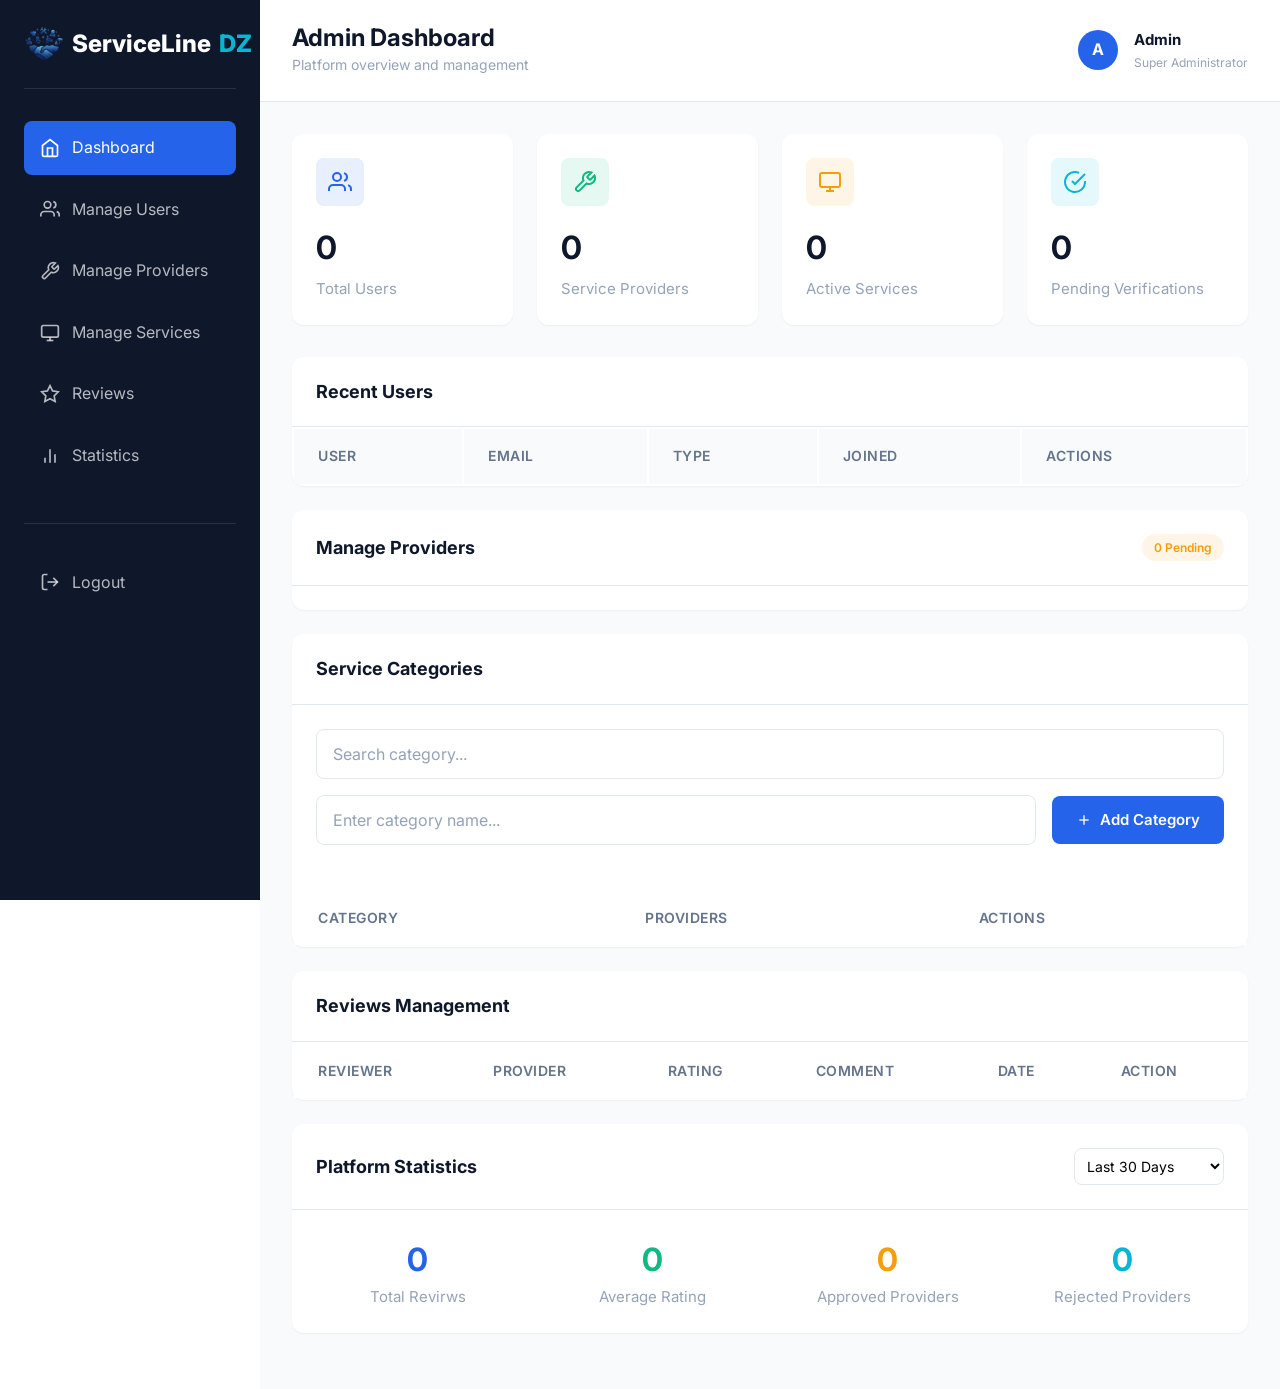
<file: service-line-dz/admin.html>
<!DOCTYPE html>
<html lang="en">
<head>
  <meta charset="UTF-8">
  <meta name="viewport" content="width=device-width, initial-scale=1.0">
  <meta name="description" content="Admin Dashboard - Manage users, providers, services, and platform statistics.">
  <title>Admin Dashboard - ServiceLine DZ</title>
  <link rel="preconnect" href="https://fonts.googleapis.com">
  <link rel="preconnect" href="https://fonts.gstatic.com" crossorigin>
  <link href="https://fonts.googleapis.com/css2?family=Inter:wght@400;500;600;700;800&display=swap" rel="stylesheet">
  <link rel="stylesheet" href="css/styles.css">
    <style>
    .logo-img {
      width: 40px;
      height: 40px;
      object-fit: contain;
      margin-right: 0px;
    }

.categories-controls{

    padding: 1.5rem;

    display:flex;

    flex-direction:column;

    gap:1rem;

}

.search-row input{

    width: 100%;

}


.add-category-row{

    display: flex;

    gap: 1rem;

    align-items: center;

}


.add-category-row input{

    flex: 1;

}


.add-category-row button{

    height: 48px;

    white-space: nowrap;

}
.add-category-row button{

    height:48px;

    min-width:160px;

}

.modal-overlay{
    position:fixed;
    top:0;
    left:0;
    width:100%;
    height:100%;
    background:rgba(0,0,0,.5);
    display:flex;
    align-items:center;
    justify-content:center;
    z-index:9999;
}

.modal-box{
    background:white;
    padding:1.5rem;
    border-radius:12px;
    width:320px;
    box-shadow:0 10px 30px rgba(0,0,0,.2);
}
  </style>
</head>
<body>
  <div class="dashboard">
    <!-- Sidebar -->
    <aside class="dashboard-sidebar">
      <a href="../index.html" class="logo">
        <img src="image/slLogo.png" alt="ServiceLine Logo" class="logo-img">
        ServiceLine<span>DZ</span>
      </a>

      <nav class="dashboard-nav">
        <a href="#dashboard" class="active">
          <svg width="20" height="20" viewBox="0 0 24 24" fill="none" stroke="currentColor" stroke-width="2">
            <path d="M3 9l9-7 9 7v11a2 2 0 0 1-2 2H5a2 2 0 0 1-2-2z"></path>
            <polyline points="9 22 9 12 15 12 15 22"></polyline>
          </svg>
          Dashboard
        </a>
        <a href="#users-section">
          <svg width="20" height="20" viewBox="0 0 24 24" fill="none" stroke="currentColor" stroke-width="2">
            <path d="M17 21v-2a4 4 0 0 0-4-4H5a4 4 0 0 0-4 4v2"></path>
            <circle cx="9" cy="7" r="4"></circle>
            <path d="M23 21v-2a4 4 0 0 0-3-3.87"></path>
            <path d="M16 3.13a4 4 0 0 1 0 7.75"></path>
          </svg>
          Manage Users
        </a>
        <a href="#providers-section">
          <svg width="20" height="20" viewBox="0 0 24 24" fill="none" stroke="currentColor" stroke-width="2">
            <path d="M14.7 6.3a1 1 0 0 0 0 1.4l1.6 1.6a1 1 0 0 0 1.4 0l3.77-3.77a6 6 0 0 1-7.94 7.94l-6.91 6.91a2.12 2.12 0 0 1-3-3l6.91-6.91a6 6 0 0 1 7.94-7.94l-3.76 3.76z"></path>
          </svg>
          Manage Providers
        </a>
        <a href="#services-section">
          <svg width="20" height="20" viewBox="0 0 24 24" fill="none" stroke="currentColor" stroke-width="2">
            <rect x="2" y="3" width="20" height="14" rx="2" ry="2"></rect>
            <line x1="8" y1="21" x2="16" y2="21"></line>
            <line x1="12" y1="17" x2="12" y2="21"></line>
          </svg>
          Manage Services
        </a>
        <a href="#reviews-section">
          <svg width="20" height="20" viewBox="0 0 24 24" fill="none" stroke="currentColor" stroke-width="2">
            <polygon points="12 2 15.09 8.26 22 9.27 17 14.14 18.18 21.02 12 17.77 5.82 21.02 7 14.14 2 9.27 8.91 8.26 12 2"></polygon>
          </svg>
          Reviews
        </a>
        <a href="#statistics-section">
          <svg width="20" height="20" viewBox="0 0 24 24" fill="none" stroke="currentColor" stroke-width="2">
            <line x1="18" y1="20" x2="18" y2="10"></line>
            <line x1="12" y1="20" x2="12" y2="4"></line>
            <line x1="6" y1="20" x2="6" y2="14"></line>
          </svg>
          Statistics
        </a>

        <div class="dashboard-nav-section">
          <a href="index.html">
            <svg width="20" height="20" viewBox="0 0 24 24" fill="none" stroke="currentColor" stroke-width="2">
              <path d="M9 21H5a2 2 0 0 1-2-2V5a2 2 0 0 1 2-2h4"></path>
              <polyline points="16 17 21 12 16 7"></polyline>
              <line x1="21" y1="12" x2="9" y2="12"></line>
            </svg>
            Logout
          </a>
        </div>
      </nav>
    </aside>

    <!-- Main Content -->
    <main class="dashboard-main">
      <header class="dashboard-header">
        <div id="dashboard">
          <h1>Admin Dashboard</h1>
          <p style="color: var(--text-muted); font-size: 0.875rem;">Platform overview and management</p>
        </div>
        <div class="dashboard-user">
          <div style="width: 40px; height: 40px; background: var(--primary); color: white; border-radius: 50%; display: flex; align-items: center; justify-content: center; font-weight: 700;">
            A
          </div>
          <div>
            <strong style="font-size: 0.9375rem;">Admin</strong>
            <p style="font-size: 0.75rem; color: var(--text-muted);">Super Administrator</p>
          </div>
        </div>
      </header>

      <div class="dashboard-content">
        <!-- Stats Cards -->
        <div class="dashboard-stats">
          <div class="dashboard-stat-card">
            <div class="icon">
              <svg width="24" height="24" viewBox="0 0 24 24" fill="none" stroke="currentColor" stroke-width="2">
                <path d="M17 21v-2a4 4 0 0 0-4-4H5a4 4 0 0 0-4 4v2"></path>
                <circle cx="9" cy="7" r="4"></circle>
                <path d="M23 21v-2a4 4 0 0 0-3-3.87"></path>
                <path d="M16 3.13a4 4 0 0 1 0 7.75"></path>
              </svg>
            </div>
            <div id="totalUsers" class="value">0</div>
            <div class="label">Total Users</div>
          </div>
          <div class="dashboard-stat-card">
            <div class="icon" style="background: rgba(16, 185, 129, 0.1); color: var(--success);">
              <svg width="24" height="24" viewBox="0 0 24 24" fill="none" stroke="currentColor" stroke-width="2">
                <path d="M14.7 6.3a1 1 0 0 0 0 1.4l1.6 1.6a1 1 0 0 0 1.4 0l3.77-3.77a6 6 0 0 1-7.94 7.94l-6.91 6.91a2.12 2.12 0 0 1-3-3l6.91-6.91a6 6 0 0 1 7.94-7.94l-3.76 3.76z"></path>
              </svg>
            </div>
            <div id="totalProviders" class="value">0</div>
            <div class="label">Service Providers</div>
          </div>
          <div class="dashboard-stat-card">
            <div class="icon" style="background: rgba(245, 158, 11, 0.1); color: var(--warning);">
              <svg width="24" height="24" viewBox="0 0 24 24" fill="none" stroke="currentColor" stroke-width="2">
                <rect x="2" y="3" width="20" height="14" rx="2" ry="2"></rect>
                <line x1="8" y1="21" x2="16" y2="21"></line>
                <line x1="12" y1="17" x2="12" y2="21"></line>
              </svg>
            </div>
            <div id="totalServices" class="value">0</div> 
            <div class="label">Active Services</div>
          </div>
          <div class="dashboard-stat-card">
            <div class="icon" style="background: rgba(6, 182, 212, 0.1); color: var(--accent);">
              <svg width="24" height="24" viewBox="0 0 24 24" fill="none" stroke="currentColor" stroke-width="2">
                <path d="M22 11.08V12a10 10 0 1 1-5.93-9.14"></path>
                <polyline points="22 4 12 14.01 9 11.01"></polyline>
              </svg>
            </div>
            <div id="pendingProviders" class="value">0</div>
            <div class="label">Pending Verifications</div>
          </div>
        </div>

        <!-- Users Management -->
<div id="users-section" class="dashboard-card">

<div class="dashboard-card-header">

<h3>Recent Users</h3>

</div>


<table class="dashboard-table">

<thead>

<tr>
<th>User</th>
<th>Email</th>
<th>Type</th>
<th>Joined</th>
<th>Actions</th>
</tr>

</thead>


<tbody id="recentUsersBody">


</tbody>


</table>


</div>

        <div id="providers-section" class="dashboard-card">

    <div class="dashboard-card-header">

        <h3>Manage Providers</h3>

        <span 
        id="pendingCount"
        class="status-badge pending">
            0 Pending
        </span>

    </div>


    <div 
    id="pendingProvidersList"
    style="padding:0 1.5rem 1.5rem;">


    </div>


</div>
          
          <!-- Service Categories -->
          <div id="services-section" class="dashboard-card">
          
            <div class="dashboard-card-header">
                <h3>Service Categories</h3>
            </div>
            
              <div class="categories-controls">
              
                  
                      <input
                          type="text"
                          id="categorySearch"
                          placeholder="Search category..."
                          class="form-control">
                  
              
                  <div class="add-category-row">
              
                      <input
                          type="text"
                          id="newCategory"
                          placeholder="Enter category name..."
                          class="form-control">
              
                      <button class="btn btn-primary" id="addCategoryBtn">
                          <svg width="16" height="16" viewBox="0 0 24 24" fill="none"
                               stroke="currentColor" stroke-width="2">
                              <line x1="12" y1="5" x2="12" y2="19"></line>
                              <line x1="5" y1="12" x2="19" y2="12"></line>
                          </svg>
                          Add Category
                      </button>
              
                  </div>
              
              </div>
            
            <div class="table-scroll">
              <table class="dashboard-table">
                <thead>
                  <tr>
                    <th>Category</th>
                    <th>Providers</th>
                    <th>Actions</th>
                  </tr>
                </thead>
                <tbody id="categoriesTable">
                <!-- dynamic content loaded via JS -->
                </tbody>
              </table>
            </div>
          
          </div>
        

        <!-- Reviews Management -->
<div id="reviews-section" class="dashboard-card">

    <div class="dashboard-card-header">
        <h3>Reviews Management</h3>
    </div>

    <div class="table-scroll">

        <table class="dashboard-table">

            <thead>
                <tr>
                    <th>Reviewer</th>
                    <th>Provider</th>
                    <th>Rating</th>
                    <th>Comment</th>
                    <th>Date</th>
                    <th>Action</th>
                </tr>
            </thead>

            <tbody id="reviewsTable">
            <!-- dynamic content -->
            </tbody>

        </table>

    </div>

</div>

        <!-- Platform Statistics -->
        <div class="dashboard-card" style="margin-top: 1.5rem;">
          <div id="statistics-section" class="dashboard-card-header">
            <h3>Platform Statistics</h3>
            <select

id="statsPeriod"

class="form-control"

style="width:150px;padding:.5rem;font-size:.875rem;">

<option value="30">

Last 30 Days

</option>

<option value="7">

Last 7 Days

</option>

<option value="90">

Last 90 Days

</option>

<option value="365">

This Year

</option>

</select>
          </div>
          <div style="padding: 1.5rem; display: grid; grid-template-columns: repeat(4, 1fr); gap: 2rem;">
            <div style="text-align: center;">
              <div id="totalReviews" style="font-size: 2rem; font-weight: 700; color: var(--primary);">0</div>
              <div style="color: var(--text-muted); font-size: 0.9375rem;">Total Revirws</div>
            </div>
            <div style="text-align: center;">
              <div id="averageRating" style="font-size: 2rem; font-weight: 700; color: var(--success);">0</div>
              <div style="color: var(--text-muted); font-size: 0.9375rem;">Average Rating</div>
            </div>
            <div style="text-align: center;">
              <div id="approvedProviders" style="font-size: 2rem; font-weight: 700; color: var(--warning);">0</div>
              <div style="color: var(--text-muted); font-size: 0.9375rem;">Approved Providers</div>
            </div>
            <div style="text-align: center;">
              <div id="rejectedProviders" style="font-size: 2rem; font-weight: 700; color: var(--accent);">0</div>
              <div style="color: var(--text-muted); font-size: 0.9375rem;">Rejected Providers</div>
            </div>
          </div>
        </div>
      </div>
    </main>
  </div>
  </div>

  <div id="editCategoryModal" class="modal-overlay" style="display:none;">

    <div class="modal-box">

        <h3>Edit Category</h3>

        <input
            type="text"
            id="editCategoryInput"
            class="form-control"
            placeholder="Category name">

        <div style="display:flex; gap:.5rem; margin-top:1rem; justify-content:flex-end;">

            <button class="btn btn-secondary btn-sm" id="closeEditModal">
                Cancel
            </button>

            <button class="btn btn-primary btn-sm" id="saveCategoryBtn">
                Save
            </button>

        </div>

    </div>

</div>

  <script src="js/main.js"></script>
  <script>
const navLinks = document.querySelectorAll('.dashboard-nav a');

navLinks.forEach(link => {
    link.addEventListener('click', function() {

        navLinks.forEach(item => {
            item.classList.remove('active');
        });

        this.classList.add('active');

    });
});

let allCategories = [];
let editCategoryId = null;

  console.log(
document.getElementById(
"recentUsersBody"
)
);

async function loadStats() {

    try {

        const response =
        await fetch("api/admin_stats.php");

        const data =
        await response.json();

        document.getElementById("totalUsers").textContent =
        data.users;

        document.getElementById("totalProviders").textContent =
        data.providers;

        document.getElementById("pendingProviders").textContent =
        data.pending;

        document.getElementById("totalServices").textContent =
        data.services;

    }

    catch(error){

        console.log("Stats error:", error);

    }

}


async function loadRecentUsers(){

    try{

        const response =
        await fetch("api/admin_recent_users.php");

        const users =
        await response.json();

        console.log(users);

        const tbody =
        document.getElementById(
        "recentUsersBody"
        );

        tbody.innerHTML = "";

        users.forEach(user => {

            let avatar="";

            if(
                user.type==="Artisan"
                &&
                user.photoProfil
            ){

                avatar=`

                <img

                src="${user.photoProfil}"

                style="

                width:36px;

                height:36px;

                border-radius:50%;

                object-fit:cover;

                "

                >

                `;

            }

            else{

                avatar=`

                <div

                style="

                width:36px;

                height:36px;

                border-radius:50%;

                background:#0EA5E9;

                color:white;

                display:flex;

                align-items:center;

                justify-content:center;

                font-weight:600;

                "

                >

                ${user.nomComplet
                .charAt(0)
                .toUpperCase()}

                </div>

                `;

            }


            let typeText="";

            if(user.type==="Artisan"){

                typeText="Provider";

            }

            else if(user.type==="Client"){

                typeText="Client";

            }

            else{

                typeText="Admin";

            }


            tbody.innerHTML += `

            <tr>

            <td>

            <div style="

            display:flex;

            align-items:center;

            gap:.75rem;

            ">

            ${avatar}

            <span>

            ${user.nomComplet}

            </span>

            </div>

            </td>

            <td>

            ${user.email}

            </td>

            <td>

            <span class="tag">

            ${typeText}

            </span>

            </td>

            <td>

            ${user.dateCreation}

            </td>

            <td>
            
            ${
user.type === "Artisan"

?

user.idProfil

?

`

<button

class="btn btn-ghost btn-sm"

onclick="viewProfile(${user.idProfil})">

View

</button>

`

:

`

<button

class="btn btn-ghost btn-sm"

disabled>

No Profile

</button>

`

:

""

}
            
            
            <button
            class="btn btn-ghost btn-sm"
            style="color:var(--error);"
            onclick="deleteUser(${user.idUtilisateur})">
            
            Delete
            
            </button>
            
            
            </td>

            </tr>

            `;

        });

    }

    catch(error){

        console.log(
        "Users error:",
        error
        );

    }

}

async function loadPendingProviders(){

    const response =
    await fetch(
    "api/admin_pending_providers.php"
    );

    const providers =
    await response.json();

    console.log(
    "PENDING:",
    providers
    );

    const container =
    document.getElementById(
    "pendingProvidersList"
    );

    document.getElementById(
    "pendingCount"
    ).textContent =
    providers.length + " Pending";

    container.innerHTML = "";

    providers.forEach(provider => {

        let avatar = "";

        if(provider.photoProfil){

            avatar = `

            <img

            src="${provider.photoProfil}"

            style="

            width:40px;

            height:40px;

            border-radius:50%;

            object-fit:cover;

            "

            >

            `;

        }

        else{

            avatar = `

            <div

            style="

            width:40px;

            height:40px;

            border-radius:50%;

            background:#0EA5E9;

            color:white;

            display:flex;

            align-items:center;

            justify-content:center;

            font-weight:600;

            "

            >

            ${provider.nomComplet
            .charAt(0)
            .toUpperCase()}

            </div>

            `;

        }

        container.innerHTML += `

        <div style="

        padding:1rem 0;

        border-bottom:1px solid var(--border);

        display:flex;

        justify-content:space-between;

        align-items:center;

        ">

            <div style="

            display:flex;

            align-items:center;

            gap:.75rem;

            ">

                ${avatar}

                <div>

                    <strong>

                    ${provider.nomComplet}

                    </strong>

                    <p style="

                    font-size:.75rem;

                    color:var(--text-muted);

                    ">

                    ${provider.nomCategorie || "Professional"}

                    •

                    ${provider.nomVille || "No city"}

                    </p>

                </div>

            </div>

            <div style="

            display:flex;

            gap:.5rem;

            ">

            ${
            provider.idProfil

            ?

            `

            <button

            class="btn btn-secondary btn-sm"

            onclick="viewProfile(${provider.idProfil})">

            View Profile

            </button>

            `

            :

            `

            <button

            class="btn btn-secondary btn-sm"

            disabled>

            No Profile

            </button>

            `
            }

            <button

            class="btn btn-primary btn-sm"

            onclick="approveProvider(${provider.idArtisan})">

            Approve

            </button>

            <button

            class="btn btn-danger btn-sm"

            onclick="rejectProvider(${provider.idArtisan})">

            Reject

            </button>

            </div>

        </div>

        `;

    });

}

async function loadCategories() {

    try {

        const res = await fetch("api/admin_get_categories.php");
        const data = await res.json();

        allCategories = data;

        renderCategories(allCategories);

    } catch (error) {
        console.log("Categories error:", error);
    }
}

async function loadReviews() {

    try {

        const res = await fetch("api/admin_get_reviews.php");
        const data = await res.json();

        console.log("REVIEWS RESPONSE:", data);

        // 🚨 safety check
        if (!Array.isArray(data)) {
            console.log("Not an array:", data);
            return;
        }

        const tbody = document.getElementById("reviewsTable");
        tbody.innerHTML = "";

        data.forEach(r => {

            tbody.innerHTML += `
                <tr>
                    <td>${r.reviewer}</td>
                    <td>${r.provider}</td>
                    <td>${renderStars(r.rating)}</td>
                    <td class="comment-cell">${r.comment}</td>
                    <td>${r.date}</td>
                    <td>

${
    r.status === "HIDDEN"

    ?

    `

    <button
    class="btn btn-success btn-sm show-review"
    data-id="${r.idReview}">

    Show

    </button>

    `

    :

    `

    <button
    class="btn btn-danger btn-sm hide-review"
    data-id="${r.idReview}">

    Hide

    </button>

    `

}

</td>
                </tr>
            `;

        });

    } catch (error) {
        console.log("Reviews error:", error);
    }
}

function renderStars(rating) {

    let stars = "";

    for (let i = 1; i <= 5; i++) {
        stars += i <= rating ? "★" : "☆";
    }

    return stars;
}

async function loadStatistics(days){

    try{

        const response =
        await fetch(
        `api/admin_statistics.php?days=${days}`
        );

        const data =
        await response.json();

        document.getElementById(
        "totalReviews"
        ).textContent =
        data.totalReviews;

        document.getElementById(
        "averageRating"
        ).textContent =
        data.averageRating;

        document.getElementById(
        "approvedProviders"
        ).textContent =
        data.approvedProviders;

        document.getElementById(
        "rejectedProviders"
        ).textContent =
        data.rejectedProviders;

    }

    catch(error){

        console.log(
        "Statistics error:",
        error
        );

    }

}

document.getElementById("reviewsTable").addEventListener("click", async function(e){

    const id = e.target.dataset.id;

    // Hide review
    if(e.target.classList.contains("hide-review")){

        await fetch("api/admin_update_review_status.php",{

            method:"POST",

            headers:{
                "Content-Type":"application/json"
            },

            body:JSON.stringify({

                idAvis:id,

                status:"HIDDEN"

            })

        });

        loadReviews();

    }

    // Show review
    if(e.target.classList.contains("show-review")){

        await fetch("api/admin_update_review_status.php",{

            method:"POST",

            headers:{
                "Content-Type":"application/json"
            },

            body:JSON.stringify({

                idAvis:id,

                status:"VISIBLE"

            })

        });

        loadReviews();

    }

});


function viewProfile(idProfil){

window.location.href =
`profile.html?id=${idProfil}`;

}


async function deleteUser(id){


const confirmDelete =
confirm(
"Are you sure you want to delete this user?"
);


if(!confirmDelete)
return;



const response =
await fetch(
"api/admin_delete_user.php",
{
method:"POST",

headers:{
"Content-Type":"application/json"
},

body:JSON.stringify({
idUtilisateur:id
})

}
);



const data =
await response.json();



if(data.success){

alert("User deleted");

loadRecentUsers();
loadStats();

}

else{

alert("Delete failed");

}


}


async function approveProvider(id){


await fetch(
"api/update_provider_status.php",
{

method:"POST",

headers:{
"Content-Type":"application/json"
},

body:JSON.stringify({

idArtisan:id,

status:"APPROUVE"

})


});


loadPendingProviders();

loadStats();


}

async function rejectProvider(id){


await fetch(
"api/update_provider_status.php",
{

method:"POST",

headers:{
"Content-Type":"application/json"
},

body:JSON.stringify({

idArtisan:id,

status:"REJETE"

})


});


loadPendingProviders();

loadStats();


}

function renderCategories(categories) {

    const tbody = document.getElementById("categoriesTable");
    tbody.innerHTML = "";

    if (categories.length === 0) {
        tbody.innerHTML = `
            <tr>
                <td colspan="3" style="text-align:center;color:var(--text-muted);">
                    No categories found
                </td>
            </tr>
        `;
        return;
    }

    categories.forEach(cat => {

        tbody.innerHTML += `
            <tr>
                <td><strong>${cat.nomCategorie}</strong></td>
                <td>${cat.totalProviders}</td>
                <td>
                    <button
                        class="btn btn-secondary btn-sm edit-category"
                        data-id="${cat.idCategorie}"
                        data-name="${cat.nomCategorie}">
                        Edit
                    </button>

                    <button
                        class="btn btn-danger btn-sm delete-category"
                        data-id="${cat.idCategorie}">
                        Delete
                    </button>
                </td>
            </tr>
        `;
    });
}

document.getElementById("categorySearch").addEventListener("input", function () {

    const value = this.value.toLowerCase();

    const filtered = allCategories.filter(cat =>
        cat.nomCategorie.toLowerCase().includes(value)
    );

    renderCategories(filtered);
});

document.getElementById("addCategoryBtn").addEventListener("click", async function () {

    const input = document.getElementById("newCategory");
    const name = input.value.trim();

    if (!name) {
        alert("Please enter a category name");
        return;
    }

    try {

        const res = await fetch("api/admin_add_category.php", {
            method: "POST",
            headers: {
                "Content-Type": "application/json"
            },
            body: JSON.stringify({
                nomCategorie: name
            })
        });

        const data = await res.json();

        if (data.success) {

            input.value = "";

            // refresh list
            loadCategories();

        } else {
            alert(data.message || "Failed to add category");
        }

    } catch (error) {
        console.log("Add category error:", error);
    }
});

document.getElementById("categoriesTable").addEventListener("click", async function (e) {

    if (e.target.classList.contains("delete-category")) {

        const id = e.target.dataset.id;

        const confirmDelete = confirm("Delete this category?");

        if (!confirmDelete) return;

        try {

            const res = await fetch("api/admin_delete_category.php", {
                method: "POST",
                headers: {
                    "Content-Type": "application/json"
                },
                body: JSON.stringify({
                    idCategorie: id
                })
            });

            const data = await res.json();

            if (data.success) {
                loadCategories();
            } else {
                alert(data.message || "Delete failed");
            }

        } catch (error) {
            console.log("Delete category error:", error);
        }
    }
});

document.getElementById("categoriesTable").addEventListener("click", function (e) {

    if (e.target.classList.contains("edit-category")) {

        editCategoryId = e.target.dataset.id;

        const currentName = e.target.dataset.name;

        document.getElementById("editCategoryInput").value = currentName;

        document.getElementById("editCategoryModal").style.display = "flex";
    }
});

document.getElementById("closeEditModal").addEventListener("click", function () {

    document.getElementById("editCategoryModal").style.display = "none";

    editCategoryId = null;
});

document.getElementById("saveCategoryBtn").addEventListener("click", async function () {

    const newName = document.getElementById("editCategoryInput").value.trim();

    if (!newName) {
        alert("Category name cannot be empty");
        return;
    }

    try {

        const res = await fetch("api/admin_update_category.php", {
            method: "POST",
            headers: {
                "Content-Type": "application/json"
            },
            body: JSON.stringify({
                idCategorie: editCategoryId,
                nomCategorie: newName
            })
        });

        const data = await res.json();

        if (data.success) {

            document.getElementById("editCategoryModal").style.display = "none";
            editCategoryId = null;

            loadCategories();

        } else {
            alert(data.message || "Update failed");
        }

    } catch (error) {
        console.log("Save edit error:", error);
    }
});

document.getElementById(

"statsPeriod"

).addEventListener(

"change",

function(){

loadStatistics(

this.value

);

}

);




document.addEventListener(
"DOMContentLoaded",
function(){

loadStats();

loadRecentUsers();

loadPendingProviders();

loadCategories();

loadReviews();

loadStatistics(30);

}
);

</script>
</body>
</html>
</file>
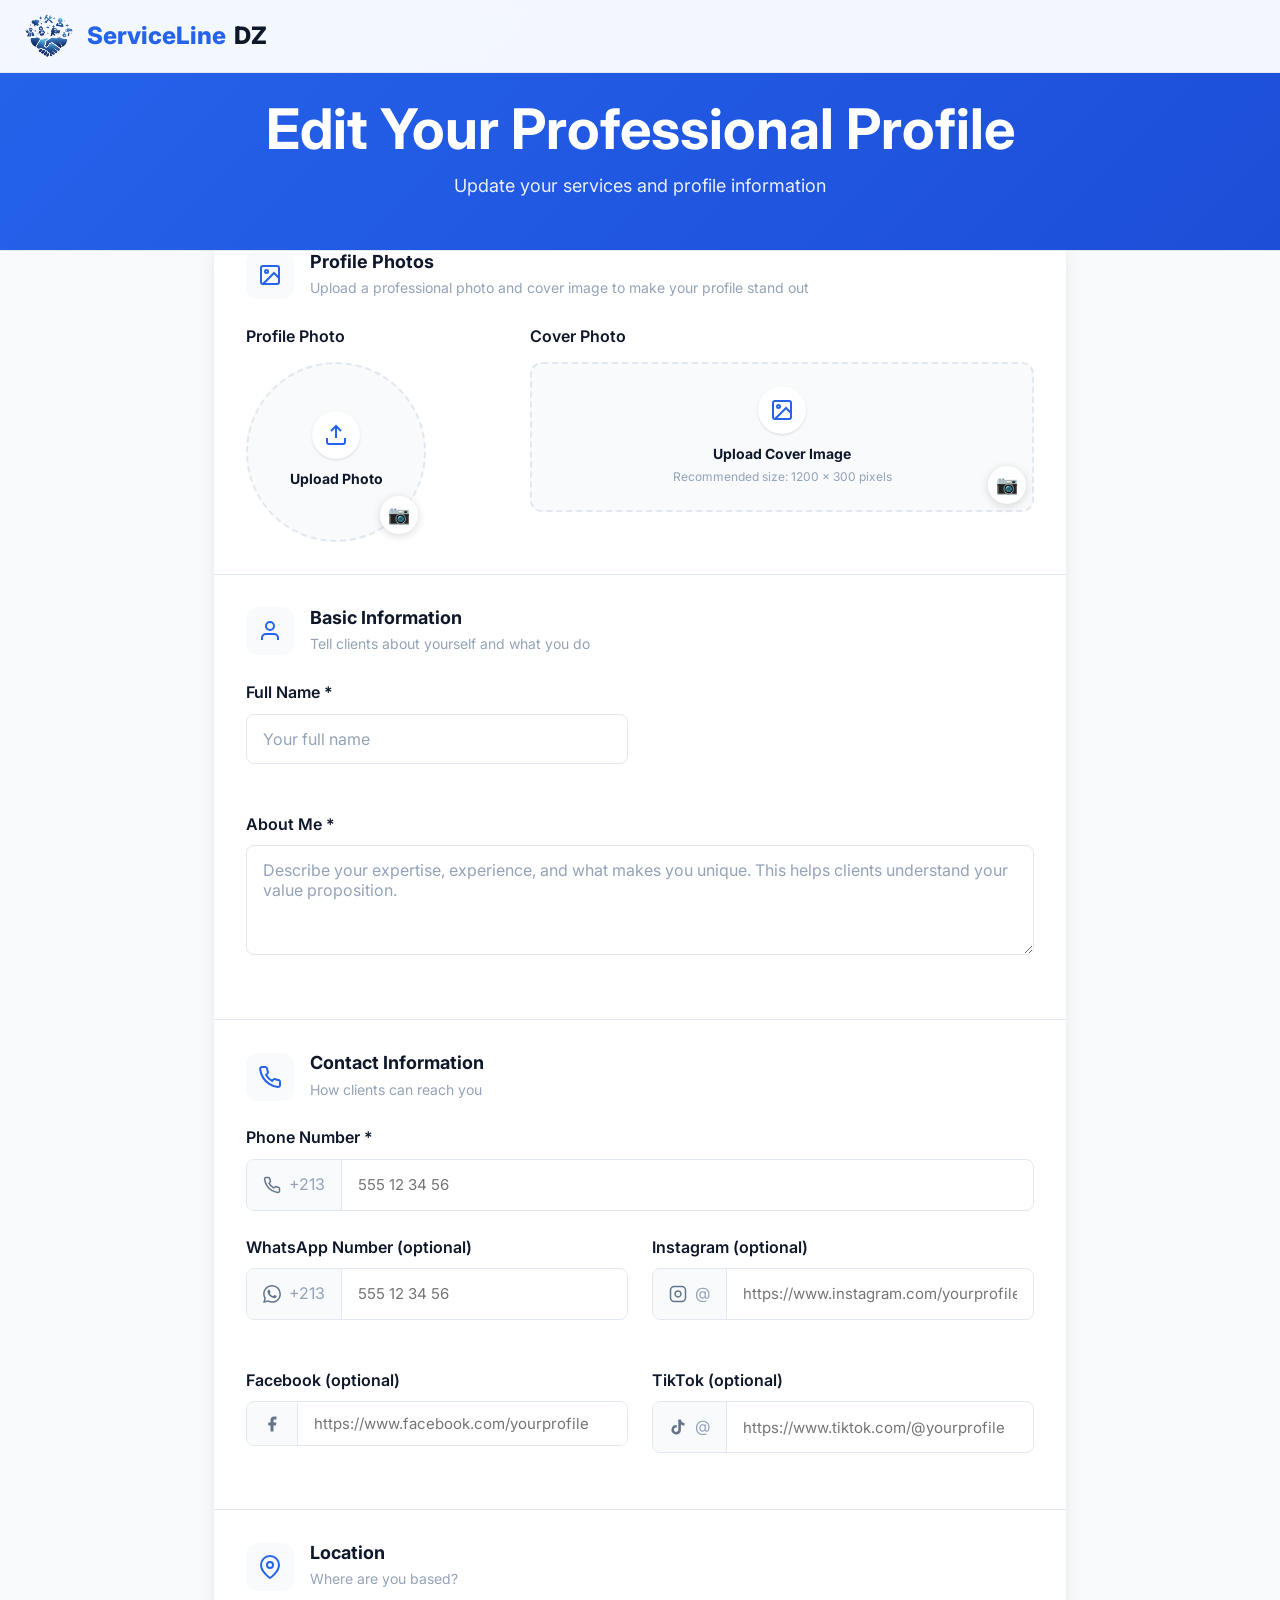
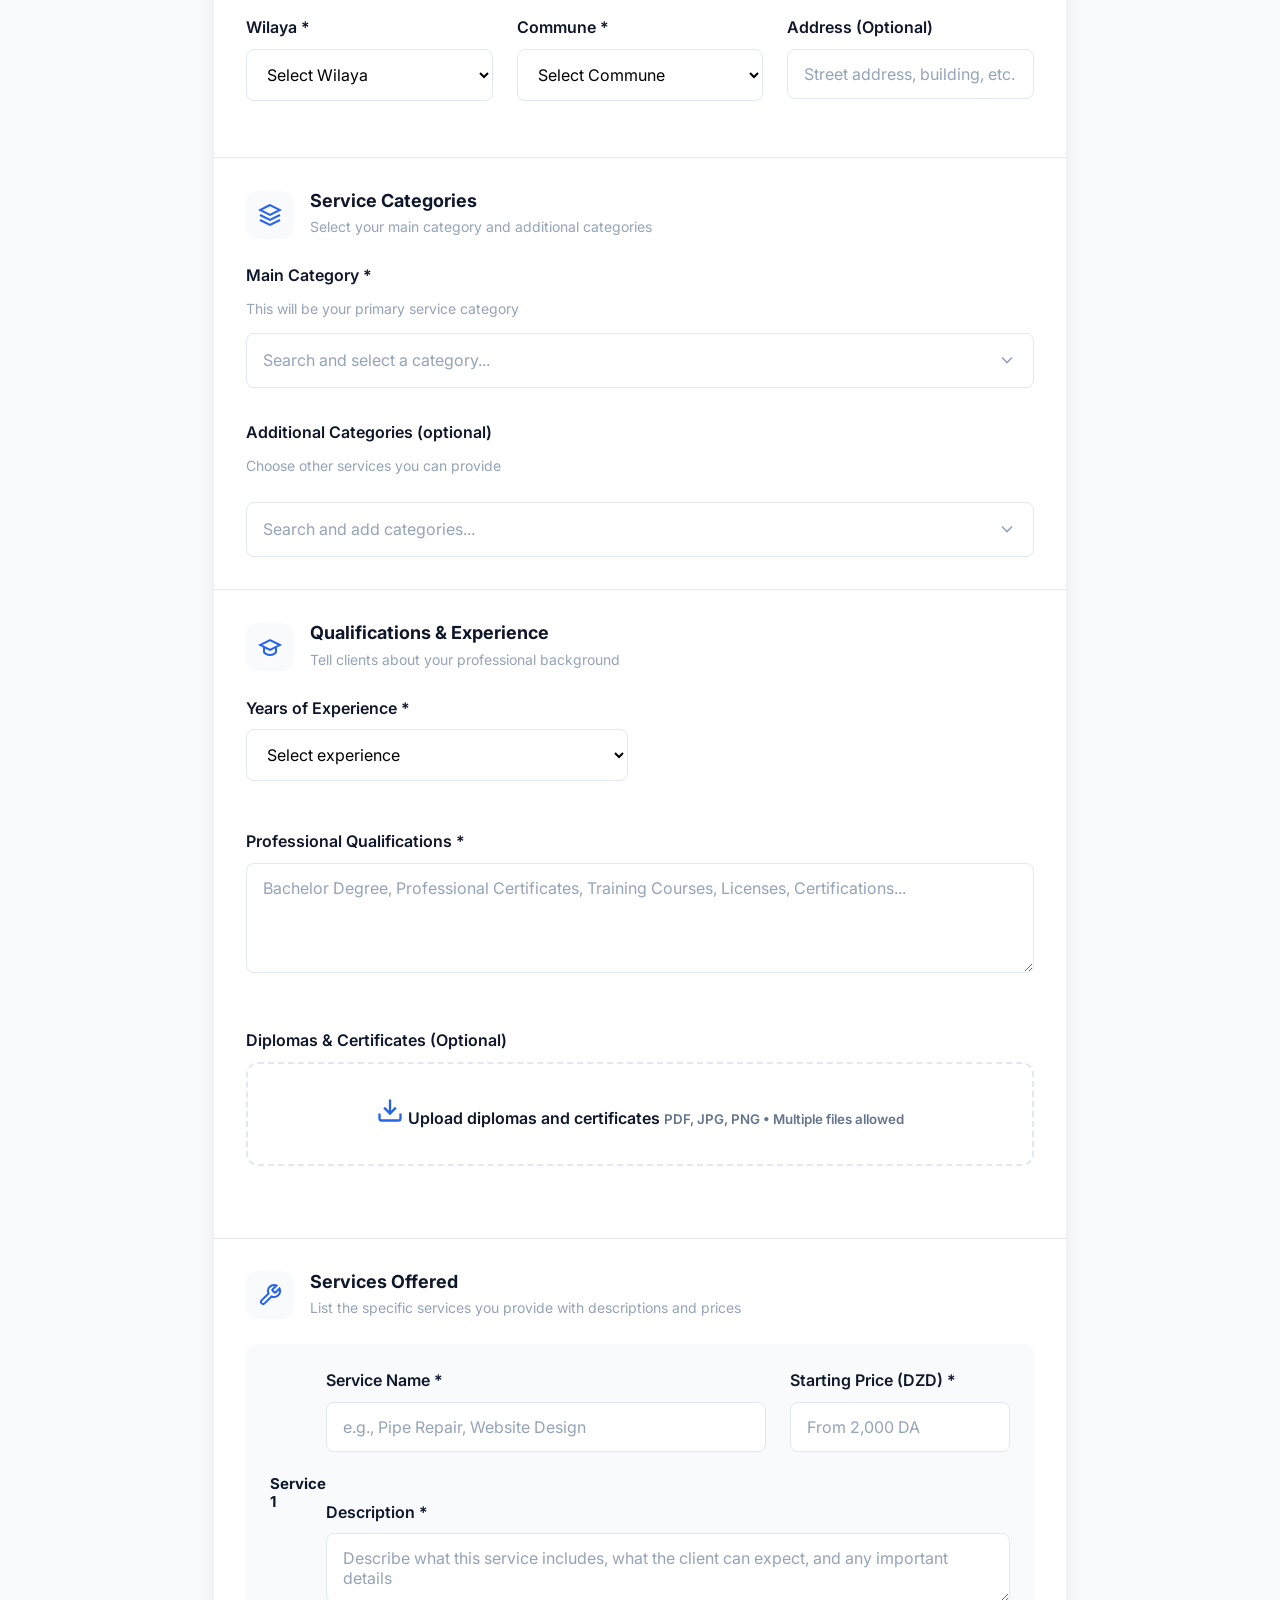
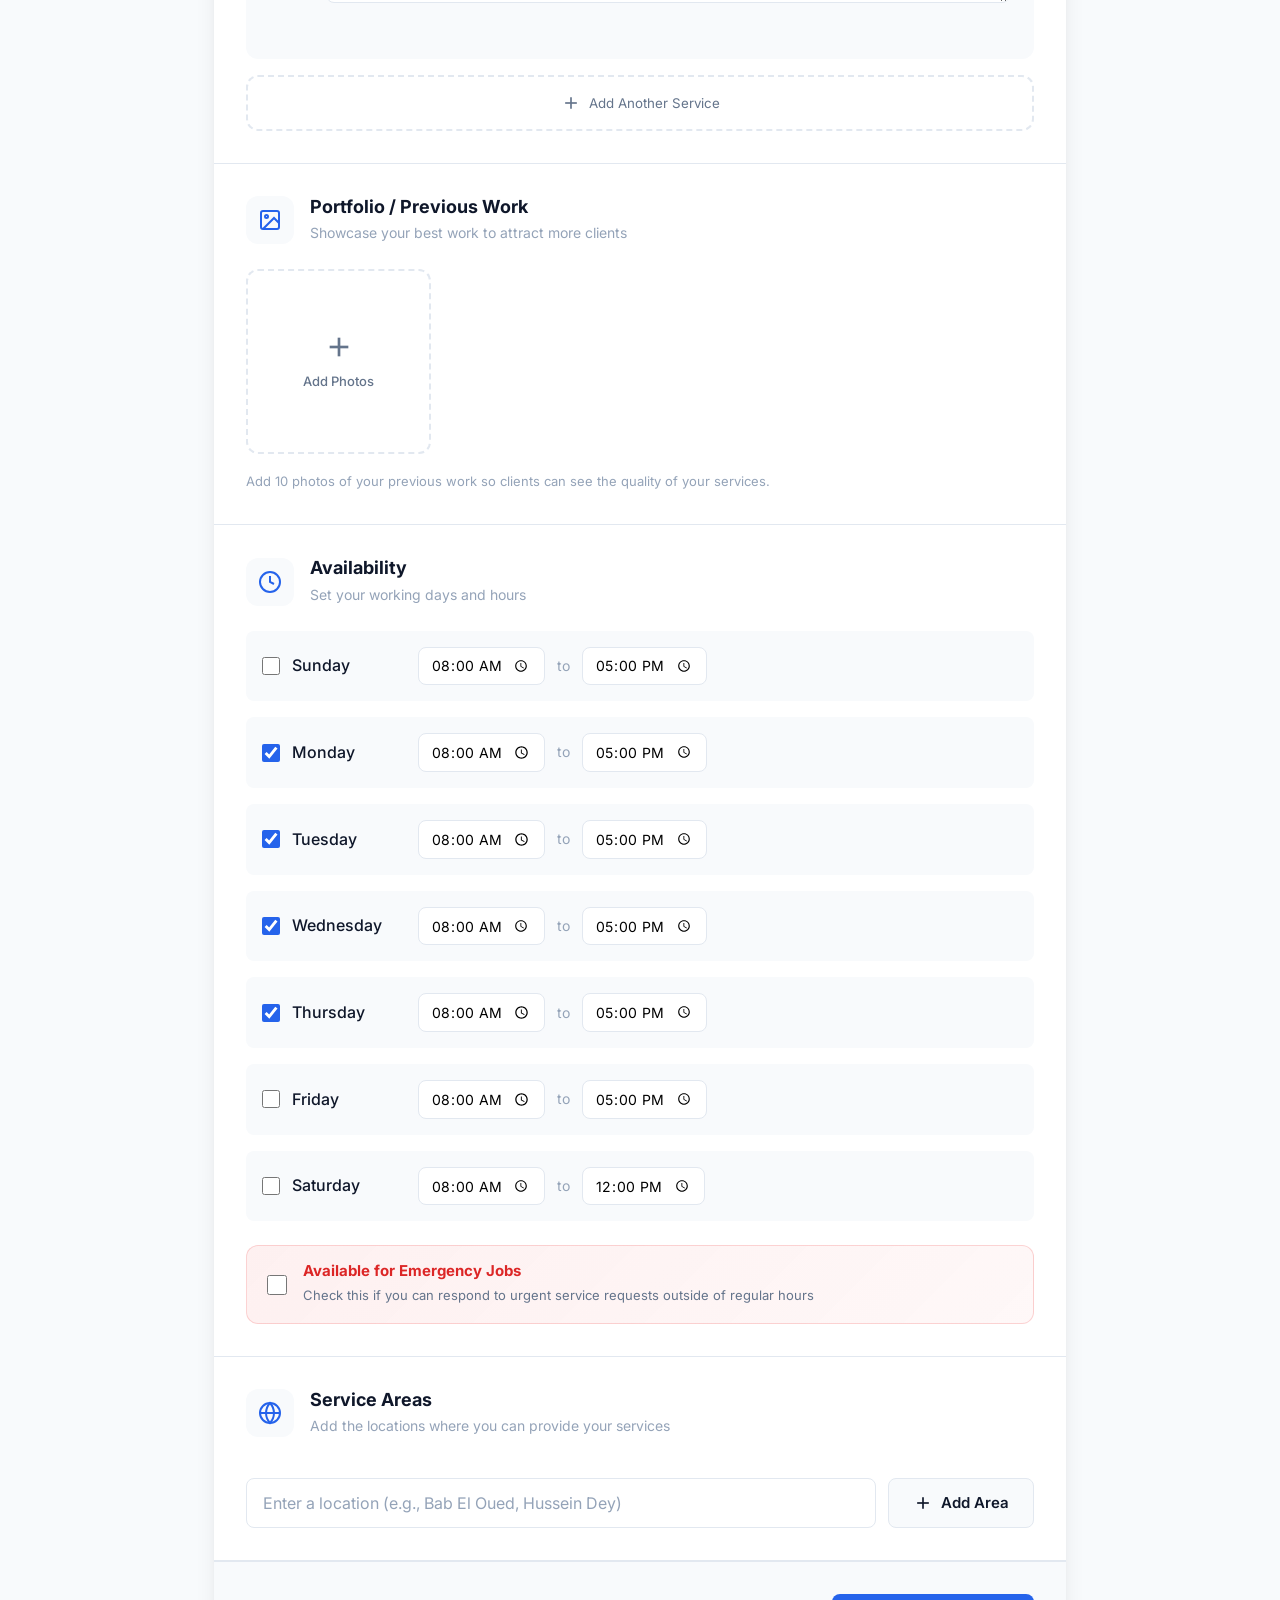
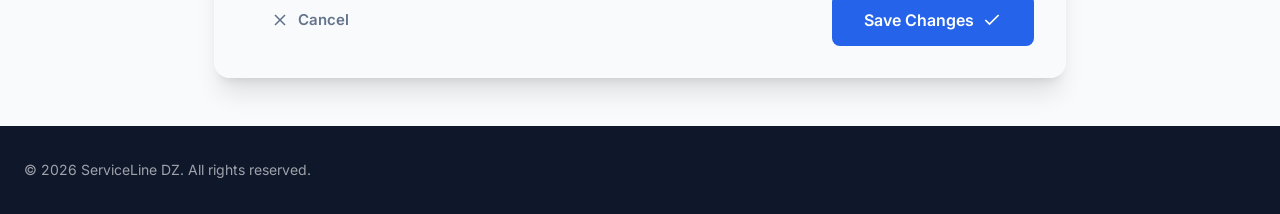
<file: service-line-dz/edit_profile.html>
<!DOCTYPE html>
<html lang="en">
<head>
  <meta charset="UTF-8">
  <meta name="viewport" content="width=device-width, initial-scale=1.0">
  <meta name="description" content="Edit your professional profile on ServiceLine DZ - Update your services and information.">
  <title>Edit Your Profile - ServiceLine DZ</title>
  <link rel="preconnect" href="https://fonts.googleapis.com">
  <link rel="preconnect" href="https://fonts.gstatic.com" crossorigin>
  <link href="https://fonts.googleapis.com/css2?family=Inter:wght@400;500;600;700;800&display=swap" rel="stylesheet">
  <link rel="stylesheet" href="css/styles.css">
  <style>
    /* Edit Profile Page Specific Styles */
    .create-profile-page {
      min-height: 100vh;
      background: var(--background-alt);
    }

    .profile-header {
      background: linear-gradient(135deg, var(--primary) 0%, var(--primary-dark) 100%);
      padding: 6rem 0 3rem;
      color: white;
    }

    .profile-header .container {
      text-align: center;
    }

    .profile-header h1 {
      color: white;
      margin-bottom: 0.5rem;
    }

    .profile-header p {
      color: rgba(255, 255, 255, 0.9);
      font-size: 1.125rem;
    }

    .progress-steps {
      display: flex;
      justify-content: center;
      gap: 0.5rem;
      margin-top: 2rem;
    }

    .progress-step {
      display: flex;
      align-items: center;
      gap: 0.5rem;
      padding: 0.5rem 1rem;
      background: rgba(255, 255, 255, 0.1);
      border-radius: 100px;
      font-size: 0.875rem;
      color: rgba(255, 255, 255, 0.7);
    }

    .progress-step.active {
      background: white;
      color: var(--primary);
      font-weight: 600;
    }

    .progress-step.completed {
      background: rgba(255, 255, 255, 0.2);
      color: white;
    }

    .progress-step .step-num {
      width: 24px;
      height: 24px;
      border-radius: 50%;
      display: flex;
      align-items: center;
      justify-content: center;
      font-size: 0.75rem;
      font-weight: 700;
    }

    .progress-step.active .step-num {
      background: var(--primary);
      color: white;
    }

    .progress-step.completed .step-num {
      background: var(--success);
      color: white;
    }

    .profile-form-container {
      max-width: 900px;
      margin: -2rem auto 3rem;
      padding: 0 1.5rem;
    }

    .profile-form-card {
      background: white;
      border-radius: var(--radius-xl);
      box-shadow: var(--shadow-xl);
      overflow: hidden;
    }

    .form-section {
      padding: 2rem;
      border-bottom: 1px solid var(--border);
    }

    .form-section:last-child {
      border-bottom: none;
    }

    .form-section-header {
      display: flex;
      align-items: center;
      gap: 1rem;
      margin-bottom: 1.5rem;
    }

    .form-section-icon {
      width: 48px;
      height: 48px;
      background: var(--background-alt);
      border-radius: var(--radius-lg);
      display: flex;
      align-items: center;
      justify-content: center;
      color: var(--primary);
    }

    .form-section-title h3 {
      font-size: 1.125rem;
      margin-bottom: 0.25rem;
    }

    .form-section-title p {
      font-size: 0.875rem;
      color: var(--text-muted);
    }

    /* Photo Uploads */
    .photo-uploads {
      display: flex;
      gap: 2rem;
      flex-wrap: wrap;
    }

    .photo-upload {
      flex: 1;
      min-width: 200px;
    }

    .photo-upload label {
      display: block;
      font-weight: 600;
      margin-bottom: 0.75rem;
      color: var(--text-primary);
    }

    .upload-area {
      position: relative;
      border: 2px dashed var(--border);
      border-radius: var(--radius-lg);
      padding: 2rem;
      text-align: center;
      cursor: pointer;
      transition: var(--transition);
      background: var(--background-alt);
    }

    .upload-area:hover {
      border-color: var(--primary);
      background: rgba(37, 99, 235, 0.05);
    }

    .upload-area.profile-photo {
      width: 180px;
      height: 180px;
      border-radius: 50%;
      display: flex;
      flex-direction: column;
      align-items: center;
      justify-content: center;
      padding: 1rem;
    }

    .upload-area.cover-photo {
      height: 150px;
      display: flex;
      flex-direction: column;
      align-items: center;
      justify-content: center;
    }

    .upload-area input[type="file"] {
      position: absolute;
      width: 100%;
      height: 100%;
      top: 0;
      left: 0;
      opacity: 0;
      cursor: pointer;
    }

    .upload-icon {
      width: 48px;
      height: 48px;
      background: white;
      border-radius: 50%;
      display: flex;
      align-items: center;
      justify-content: center;
      margin: 0 auto 0.75rem;
      color: var(--primary);
      box-shadow: var(--shadow);
    }

    .upload-area h4 {
      font-size: 0.875rem;
      margin-bottom: 0.25rem;
    }

    .upload-area p {
      font-size: 0.75rem;
      color: var(--text-muted);
    }

    .upload-preview {
      width: 100%;
      height: 100%;
      object-fit: cover;
      border-radius: inherit;
      position: absolute;
      top: 0;
      left: 0;
    }

    /* Form Grid */
    .form-grid {
      display: grid;
      grid-template-columns: repeat(2, 1fr);
      gap: 1.5rem;
    }

    .form-grid.three-col {
      grid-template-columns: repeat(3, 1fr);
    }

    .form-grid .full-width {
      grid-column: 1 / -1;
    }

    /* Wilaya Dropdown */
    .wilaya-select {
      position: relative;
    }

    /* Service Items */
    .services-list {
      display: flex;
      flex-direction: column;
      gap: 1rem;
    }

    .service-item {
      background: var(--background-alt);
      border-radius: var(--radius-lg);
      padding: 1.5rem;
      position: relative;
    }

    .service-item-header {
      display: flex;
      justify-content: space-between;
      align-items: center;
      margin-bottom: 1rem;
    }

    .service-item-header h4 {
      font-size: 0.9375rem;
      color: var(--text-primary);
    }

    .remove-service {
      width: 32px;
      height: 32px;
      border-radius: var(--radius);
      display: flex;
      align-items: center;
      justify-content: center;
      color: var(--text-muted);
      background: white;
      border: 1px solid var(--border);
    }

    .remove-service:hover {
      color: var(--error);
      border-color: var(--error);
    }

    .service-item .form-grid {
      grid-template-columns: 2fr 1fr;
    }

    .add-service-btn {
      display: flex;
      align-items: center;
      justify-content: center;
      gap: 0.5rem;
      padding: 1rem;
      border: 2px dashed var(--border);
      border-radius: var(--radius-lg);
      color: var(--text-secondary);
      width: 100%;
      margin-top: 1rem;
    }

    .add-service-btn:hover {
      border-color: var(--primary);
      color: var(--primary);
      background: rgba(37, 99, 235, 0.05);
    }

    /* Category Searchable Dropdown */
    .category-select-wrapper {
      position: relative;
      width: 100%;
    }

    .category-select-trigger {
      display: flex;
      align-items: center;
      justify-content: space-between;
      padding: 0.875rem 1rem;
      background: white;
      border: 1px solid var(--border);
      border-radius: var(--radius);
      cursor: pointer;
      transition: var(--transition);
      min-height: 48px;
    }

    .category-select-trigger:hover {
      border-color: var(--primary);
    }

    .category-select-trigger:focus,
    .category-select-trigger.open {
      border-color: var(--primary);
      box-shadow: 0 0 0 3px rgba(37, 99, 235, 0.1);
      outline: none;
    }

    .category-select-trigger .placeholder {
      color: var(--text-muted);
    }

    .category-select-trigger .selected-value {
      display: flex;
      align-items: center;
      gap: 0.5rem;
      color: var(--text-primary);
      font-weight: 500;
    }

    .category-select-trigger .chevron {
      transition: transform 0.2s ease;
      color: var(--text-muted);
    }

    .category-select-trigger.open .chevron {
      transform: rotate(180deg);
    }

    .category-dropdown {
      position: absolute;
      top: calc(100% + 4px);
      left: 0;
      right: 0;
      background: white;
      border: 1px solid var(--border);
      border-radius: var(--radius);
      box-shadow: var(--shadow-lg);
      z-index: 100;
      max-height: 320px;
      display: none;
      flex-direction: column;
      overflow: hidden;
    }

.category-dropdown.open {
      display: flex;
    }

    .category-search-input {
      padding: 0.75rem 1rem;
      border: none;
      border-bottom: 1px solid var(--border);
      font-size: 0.9375rem;
      outline: none;
    }

    .category-search-input::placeholder {
      color: var(--text-muted);
    }

    .category-options {
      overflow-y: auto;
      max-height: 260px;
    }

    .category-option {
      display: flex;
      align-items: center;
      gap: 0.75rem;
      padding: 0.75rem 1rem;
      cursor: pointer;
      transition: background 0.15s ease;
    }

    .category-option:hover {
      background: var(--background-alt);
    }

    .category-option.selected {
      background: rgba(37, 99, 235, 0.08);
    }

    .category-option.disabled {
      opacity: 0.5;
      cursor: not-allowed;
    }

    .category-option .check-mark {
      width: 20px;
      height: 20px;
      border: 2px solid var(--border);
      border-radius: 50%;
      display: flex;
      align-items: center;
      justify-content: center;
      flex-shrink: 0;
      transition: var(--transition);
    }

    .category-option.selected .check-mark {
      background: var(--primary);
      border-color: var(--primary);
      color: white;
    }

    .category-option-label {
      flex: 1;
      font-size: 0.9375rem;
    }

    .no-results {
      padding: 1rem;
      text-align: center;
      color: var(--text-muted);
      font-size: 0.875rem;
    }

    /* Multi-Select with Chips */
    .multi-select-wrapper {
      position: relative;
      width: 100%;
    }

    .selected-chips {
      display: flex;
      flex-wrap: wrap;
      gap: 0.5rem;
      margin-bottom: 0.75rem;
      min-height: 0;
    }

    .selected-chips:empty {
      display: none;
    }

    .category-chip {
      display: inline-flex;
      align-items: center;
      gap: 0.5rem;
      padding: 0.5rem 0.75rem;
      background: rgba(37, 99, 235, 0.1);
      color: var(--primary);
      border-radius: 100px;
      font-size: 0.875rem;
      font-weight: 500;
      animation: chipIn 0.2s ease;
    }

    @keyframes chipIn {
      from {
        opacity: 0;
        transform: scale(0.9);
      }
      to {
        opacity: 1;
        transform: scale(1);
      }
    }

    .category-chip .remove-chip {
      width: 18px;
      height: 18px;
      border-radius: 50%;
      display: flex;
      align-items: center;
      justify-content: center;
      cursor: pointer;
      transition: var(--transition);
      background: transparent;
      border: none;
      padding: 0;
      color: var(--primary);
    }

    .category-chip .remove-chip:hover {
      background: var(--primary);
      color: white;
    }

    .multi-select-trigger {
      display: flex;
      align-items: center;
      justify-content: space-between;
      padding: 0.875rem 1rem;
      background: white;
      border: 1px solid var(--border);
      border-radius: var(--radius);
      cursor: pointer;
      transition: var(--transition);
      min-height: 48px;
    }

    .multi-select-trigger:hover {
      border-color: var(--primary);
    }

    .multi-select-trigger:focus,
    .multi-select-trigger.open {
      border-color: var(--primary);
      box-shadow: 0 0 0 3px rgba(37, 99, 235, 0.1);
      outline: none;
    }

    .multi-select-trigger .placeholder {
      color: var(--text-muted);
    }

    .multi-select-trigger .chevron {
      transition: transform 0.2s ease;
      color: var(--text-muted);
    }

    .multi-select-trigger.open .chevron {
      transform: rotate(180deg);
    }

    .multi-select-dropdown {
      position: absolute;
      top: calc(100% + 4px);
      left: 0;
      right: 0;
      background: white;
      border: 1px solid var(--border);
      border-radius: var(--radius);
      box-shadow: var(--shadow-lg);
      z-index: 100;
      max-height: 320px;
      display: none;
      flex-direction: column;
      overflow: hidden;
    }

    .multi-select-dropdown.open {
      display: flex;
    }

    /* Checkbox style for multi-select */
    .multi-option .check-mark {
      border-radius: 4px;
    }

    /* Availability */
    .availability-grid {
      display: flex;
      flex-direction: column;
      gap: 1rem;
    }

    .day-row {
      display: flex;
      align-items: center;
      gap: 1rem;
      padding: 1rem;
      background: var(--background-alt);
      border-radius: var(--radius);
    }

    .day-toggle {
      display: flex;
      align-items: center;
      gap: 0.75rem;
      min-width: 140px;
    }

    .day-toggle input[type="checkbox"] {
      width: 18px;
      height: 18px;
      accent-color: var(--primary);
    }

    .day-toggle label {
      font-weight: 500;
      color: var(--text-primary);
    }

    .time-inputs {
      display: flex;
      align-items: center;
      gap: 0.75rem;
      flex: 1;
    }

    .time-inputs input[type="time"] {
      padding: 0.5rem 0.75rem;
      border: 1px solid var(--border);
      border-radius: var(--radius);
      font-size: 0.875rem;
    }

    .time-inputs span {
      color: var(--text-muted);
      font-size: 0.875rem;
    }

    /* Emergency Checkbox */
    .emergency-option {
      margin-top: 1.5rem;
      padding: 1rem 1.25rem;
      background: linear-gradient(135deg, rgba(239, 68, 68, 0.08) 0%, rgba(239, 68, 68, 0.04) 100%);
      border: 1px solid rgba(239, 68, 68, 0.2);
      border-radius: var(--radius-lg);
      display: flex;
      align-items: center;
      gap: 1rem;
    }

    .emergency-option input[type="checkbox"] {
      width: 20px;
      height: 20px;
      accent-color: #ef4444;
    }

    .emergency-option-content h4 {
      font-size: 0.9375rem;
      color: #dc2626;
      margin-bottom: 0.25rem;
    }

    .emergency-option-content p {
      font-size: 0.8125rem;
      color: var(--text-secondary);
    }

    /* Service Areas */
    .service-areas-list {
      display: flex;
      flex-wrap: wrap;
      gap: 0.5rem;
      margin-bottom: 1rem;
    }

    .service-area-tag {
      display: flex;
      align-items: center;
      gap: 0.5rem;
      padding: 0.5rem 1rem;
      background: rgba(37, 99, 235, 0.1);
      color: var(--primary);
      border-radius: 100px;
      font-size: 0.875rem;
      font-weight: 500;
    }

    .service-area-tag button {
      width: 18px;
      height: 18px;
      border-radius: 50%;
      display: flex;
      align-items: center;
      justify-content: center;
      color: var(--primary);
    }

    .service-area-tag button:hover {
      background: var(--primary);
      color: white;
    }

    .add-area-input {
      display: flex;
      gap: 0.75rem;
    }

    .add-area-input input {
      flex: 1;
    }

    /* Portfolio Section */
    .portfolio-grid {
      display: grid;
      grid-template-columns: repeat(auto-fill, minmax(150px, 1fr));
      gap: 1rem;
      margin-bottom: 1rem;
    }

    .portfolio-item {
      position: relative;
      aspect-ratio: 1;
      border-radius: var(--radius-lg);
      overflow: hidden;
      background: var(--background-alt);
    }

    .portfolio-item img {
      width: 100%;
      height: 100%;
      object-fit: cover;
    }

    .portfolio-item .remove-portfolio {
      position: absolute;
      top: 0.5rem;
      right: 0.5rem;
      width: 28px;
      height: 28px;
      background: rgba(0, 0, 0, 0.6);
      border-radius: 50%;
      display: flex;
      align-items: center;
      justify-content: center;
      color: white;
      cursor: pointer;
      opacity: 0;
      transition: var(--transition);
    }

    .portfolio-item:hover .remove-portfolio {
      opacity: 1;
    }

    .portfolio-item .remove-portfolio:hover {
      background: #ef4444;
    }

    .add-portfolio-btn {
      display: flex;
      flex-direction: column;
      align-items: center;
      justify-content: center;
      gap: 0.5rem;
      padding: 1rem;
      border: 2px dashed var(--border);
      border-radius: var(--radius-lg);
      color: var(--text-secondary);
      cursor: pointer;
      aspect-ratio: 1;
      transition: var(--transition);
    }

    .add-portfolio-btn:hover {
      border-color: var(--primary);
      color: var(--primary);
      background: rgba(37, 99, 235, 0.05);
    }

    .add-portfolio-btn input[type="file"] {
      display: none;
    }

    .add-portfolio-btn svg {
      width: 32px;
      height: 32px;
    }

    .add-portfolio-btn span {
      font-size: 0.8125rem;
      font-weight: 500;
    }

    /* Contact Info Input Group */
    .contact-input-group {
      display: flex;
      align-items: center;
      border: 1px solid var(--border);
      border-radius: var(--radius);
      overflow: hidden;
      background: white;
    }

    .contact-input-group:focus-within {
      border-color: var(--primary);
      box-shadow: 0 0 0 3px rgba(37, 99, 235, 0.1);
    }

    .contact-input-group .input-prefix {
      padding: 0.75rem 1rem;
      background: var(--background-alt);
      color: var(--text-muted);
      border-right: 1px solid var(--border);
      display: flex;
      align-items: center;
      gap: 0.5rem;
    }

    .contact-input-group .input-prefix svg {
      color: var(--text-secondary);
    }

    .contact-input-group input {
      flex: 1;
      padding: 0.75rem 1rem;
      border: none;
      outline: none;
      font-size: 0.9375rem;
    }

    /* Form Actions */
    .form-actions {
      display: flex;
      justify-content: space-between;
      align-items: center;
      padding: 2rem;
      background: var(--background-alt);
      border-top: 1px solid var(--border);
    }

    .form-actions .btn-lg {
      min-width: 180px;
      justify-content: center;
    }

    /* Responsive */
    @media (max-width: 768px) {
      .form-grid {
        grid-template-columns: 1fr;
      }

      .form-grid.three-col {
        grid-template-columns: 1fr;
      }

      .photo-uploads {
        flex-direction: column;
        align-items: center;
      }

      .photo-upload {
        width: 100%;
        display: flex;
        flex-direction: column;
        align-items: center;
      }

      .progress-steps {
        flex-wrap: wrap;
      }

      .day-row {
        flex-direction: column;
        align-items: flex-start;
      }

      .time-inputs {
        width: 100%;
      }

      .form-actions {
        flex-direction: column;
        gap: 1rem;
      }

      .form-actions .btn-lg {
        width: 100%;
      }

      .service-item .form-grid {
        grid-template-columns: 1fr;
      }

      .portfolio-grid {
        grid-template-columns: repeat(2, 1fr);
      }
    }

    .certificate-upload {
    display: flex;
    flex-direction: column;
    align-items: center;
    justify-content: center;
    gap: 0.75rem;
  
    padding: 2rem;
  
    border: 2px dashed var(--border);
    border-radius: var(--radius-lg);
  
    cursor: pointer;
  
    transition: var(--transition);
  
    text-align: center;
  }
  
  .certificate-upload:hover {
    border-color: var(--primary);
    background: rgba(37, 99, 235, 0.05);
  }
  
  .certificate-upload input {
    display: none;
  }
  
  .certificate-upload svg {
    color: var(--primary);
  }
  
  .certificate-upload span {
    font-weight: 600;
  }
  
  .certificate-upload small {
    color: var(--text-secondary);
  }
  
  #qualificationPreview {
    margin-top: 1rem;
  }

.camera-btn {
  position: absolute;

  bottom: 6px;
  right: 6px;

  width: 38px;
  height: 38px;

  border: none;
  border-radius: 50%;

  background: white;

  box-shadow: 0 2px 10px rgba(0,0,0,0.15);

  cursor: pointer;

  display: flex;
  align-items: center;
  justify-content: center;

  font-size: 18px;
}

.camera-btn:hover {
  background: #f3f4f6;
}
  </style>
</head>
<body>
  <div class="create-profile-page">
    <!-- Navigation -->
    <nav class="navbar">
      <div class="container">
        <a href="../index.html" class="logo">
          <img src="image/slLogo.png" alt="ServiceLine Logo" class="logo-img">
          ServiceLine<span>DZ</span>
        </a>
      </div>
    </nav>

    <!-- Header -->
    <header class="profile-header">
      <div class="container">
        <h1>Edit Your Professional Profile</h1>
        <p>Update your services and profile information</p>
      </div>
    </header>

    <!-- Profile Form -->
    <div class="profile-form-container">
      <form id="profileForm" class="profile-form-card" enctype="multipart/form-data" onsubmit="handleProfileSubmit(event)">
        
        <!-- Photo Upload Section -->
        <div class="form-section">
          <div class="form-section-header">
            <div class="form-section-icon">
              <svg width="24" height="24" viewBox="0 0 24 24" fill="none" stroke="currentColor" stroke-width="2">
                <rect x="3" y="3" width="18" height="18" rx="2" ry="2"></rect>
                <circle cx="8.5" cy="8.5" r="1.5"></circle>
                <polyline points="21 15 16 10 5 21"></polyline>
              </svg>
            </div>
            <div class="form-section-title">
              <h3>Profile Photos</h3>
              <p>Upload a professional photo and cover image to make your profile stand out</p>
            </div>
          </div>
          <div class="photo-uploads">
            <div class="photo-upload">
              <label>Profile Photo</label>
              <div class="upload-area profile-photo" id="profilePhotoArea">
                  <input
                      type="file"
                      name="profilePhoto"
                      accept="image/*"
                      id="profilePhoto"
                      onchange="previewImage(this, 'profilePhotoPreview')">
              
                  <img id="profilePhotoPreview" class="upload-preview" style="display: none;">
              
                  <div class="upload-content">
                      <div class="upload-icon">
                          <svg width="24" height="24" viewBox="0 0 24 24" fill="none" stroke="currentColor" stroke-width="2">
                            <path d="M21 15v4a2 2 0 0 1-2 2H5a2 2 0 0 1-2-2v-4"></path>
                            <polyline points="17 8 12 3 7 8"></polyline>
                            <line x1="12" y1="3" x2="12" y2="15"></line>
                          </svg>
                      </div>
                      <h4>Upload Photo</h4>
                  </div>
                  <div class="photo-wrapper">
                  
                    <img
                      id="profilePhotoPreview"
                      class="profile-preview">
                  
                    <button
                      type="button"
                      class="camera-btn"
                      onclick="document.getElementById('profilePhoto').click()">
                      📷
                    </button>
                  
                  </div>
              </div>
              
            </div>
            <div class="photo-upload" style="flex: 2;">
              <label>Cover Photo</label>
              <div class="upload-area cover-photo" id="coverPhotoArea">
                  <input
                      type="file"
                      name="coverPhoto"
                      accept="image/*"
                      id="coverPhoto"
                      onchange="previewImage(this, 'coverPhotoPreview')">
              
                  <img id="coverPhotoPreview" class="upload-preview" style="display: none;">
              
                  <div class="upload-content">
                      <div class="upload-icon">
                          <svg width="24" height="24" viewBox="0 0 24 24" fill="none" stroke="currentColor" stroke-width="2">
                            <rect x="3" y="3" width="18" height="18" rx="2" ry="2"></rect>
                            <circle cx="8.5" cy="8.5" r="1.5"></circle>
                            <polyline points="21 15 16 10 5 21"></polyline>
                          </svg>
                      </div>
                      <h4>Upload Cover Image</h4>
                      <p>Recommended size: 1200 x 300 pixels</p>
                  </div>
                  <div class="photo-wrapper">
                  
                    <img
                      id="coverPhotoPreview"
                      class="cover-preview">
                  
                    <button
                      type="button"
                      class="camera-btn"
                      onclick="document.getElementById('coverPhoto').click()">
                  
                      📷
                  
                    </button>
                  
                  </div>
              </div>
              
            </div>
          </div>
        </div>

        <!-- Basic Information Section -->
        <div class="form-section">
          <div class="form-section-header">
            <div class="form-section-icon">
              <svg width="24" height="24" viewBox="0 0 24 24" fill="none" stroke="currentColor" stroke-width="2">
                <path d="M20 21v-2a4 4 0 0 0-4-4H8a4 4 0 0 0-4 4v2"></path>
                <circle cx="12" cy="7" r="4"></circle>
              </svg>
            </div>
            <div class="form-section-title">
              <h3>Basic Information</h3>
              <p>Tell clients about yourself and what you do</p>
            </div>
          </div>
          <div class="form-grid">
            <div class="form-group">
              <label for="fullName">Full Name *</label>
              <input type="text" id="fullName" name="fullName" class="form-control" placeholder="Your full name" required>
            </div>
            <div class="form-group full-width">
              <label for="aboutMe">About Me *</label>
              <textarea id="aboutMe" name="aboutMe" class="form-control" rows="4" placeholder="Describe your expertise, experience, and what makes you unique. This helps clients understand your value proposition." required></textarea>
            </div>
          </div>
        </div>

        <!-- Contact Information Section -->
        <div class="form-section">
          <div class="form-section-header">
            <div class="form-section-icon">
              <svg width="24" height="24" viewBox="0 0 24 24" fill="none" stroke="currentColor" stroke-width="2">
                <path d="M22 16.92v3a2 2 0 0 1-2.18 2 19.79 19.79 0 0 1-8.63-3.07 19.5 19.5 0 0 1-6-6 19.79 19.79 0 0 1-3.07-8.67A2 2 0 0 1 4.11 2h3a2 2 0 0 1 2 1.72 12.84 12.84 0 0 0 .7 2.81 2 2 0 0 1-.45 2.11L8.09 9.91a16 16 0 0 0 6 6l1.27-1.27a2 2 0 0 1 2.11-.45 12.84 12.84 0 0 0 2.81.7A2 2 0 0 1 22 16.92z"></path>
              </svg>
            </div>
            <div class="form-section-title">
              <h3>Contact Information</h3>
              <p>How clients can reach you</p>
            </div>
          </div>
          <div class="form-group">
            <label for="phone">Phone Number *</label>
          
            <div class="contact-input-group">
          
              <span class="input-prefix">
          
                <svg width="18" height="18" viewBox="0 0 24 24" fill="none"
                  stroke="currentColor" stroke-width="2">
          
                  <path d="M22 16.92v3a2 2 0 0 1-2.18 2
                  19.79 19.79 0 0 1-8.63-3.07
                  19.5 19.5 0 0 1-6-6
                  19.79 19.79 0 0 1-3.07-8.67
                  A2 2 0 0 1 4.11 2h3
                  a2 2 0 0 1 2 1.72
                  c.12.81.33 1.6.61 2.35
                  a2 2 0 0 1-.45 2.11L8.09 9.91
                  a16 16 0 0 0 6 6l1.73-1.18
                  a2 2 0 0 1 2.11-.45
                  c.75.28 1.54.49 2.35.61
                  A2 2 0 0 1 22 16.92z"></path>
          
                </svg>
          
                +213
          
              </span>
          
              <input
                type="tel"
                id="phone"
                name="phone"
                placeholder="555 12 34 56"
                required>
          
            </div>
          </div>
          <div class="form-grid">
            <div class="form-group">
              <label for="whatsapp">WhatsApp Number (optional)</label>
              <div class="contact-input-group">
                <span class="input-prefix">
                  <svg width="18" height="18" viewBox="0 0 24 24" fill="currentColor">
                    <path d="M17.472 14.382c-.297-.149-1.758-.867-2.03-.967-.273-.099-.471-.148-.67.15-.197.297-.767.966-.94 1.164-.173.199-.347.223-.644.075-.297-.15-1.255-.463-2.39-1.475-.883-.788-1.48-1.761-1.653-2.059-.173-.297-.018-.458.13-.606.134-.133.298-.347.446-.52.149-.174.198-.298.298-.497.099-.198.05-.371-.025-.52-.075-.149-.669-1.612-.916-2.207-.242-.579-.487-.5-.669-.51-.173-.008-.371-.01-.57-.01-.198 0-.52.074-.792.372-.272.297-1.04 1.016-1.04 2.479 0 1.462 1.065 2.875 1.213 3.074.149.198 2.096 3.2 5.077 4.487.709.306 1.262.489 1.694.625.712.227 1.36.195 1.871.118.571-.085 1.758-.719 2.006-1.413.248-.694.248-1.289.173-1.413-.074-.124-.272-.198-.57-.347m-5.421 7.403h-.004a9.87 9.87 0 01-5.031-1.378l-.361-.214-3.741.982.998-3.648-.235-.374a9.86 9.86 0 01-1.51-5.26c.001-5.45 4.436-9.884 9.888-9.884 2.64 0 5.122 1.03 6.988 2.898a9.825 9.825 0 012.893 6.994c-.003 5.45-4.437 9.884-9.885 9.884m8.413-18.297A11.815 11.815 0 0012.05 0C5.495 0 .16 5.335.157 11.892c0 2.096.547 4.142 1.588 5.945L.057 24l6.305-1.654a11.882 11.882 0 005.683 1.448h.005c6.554 0 11.89-5.335 11.893-11.893a11.821 11.821 0 00-3.48-8.413z"/>
                  </svg>
                  +213
                </span>
                <input type="tel" id="whatsapp" name="whatsapp" placeholder="555 12 34 56">
              </div>
            </div>
            <div class="form-group">
              <label for="instagram">Instagram (optional)</label>
              <div class="contact-input-group">
                <span class="input-prefix">
                  <svg width="18" height="18" viewBox="0 0 24 24" fill="none" stroke="currentColor" stroke-width="2">
                    <rect x="2" y="2" width="20" height="20" rx="5" ry="5"></rect>
                    <path d="M16 11.37A4 4 0 1 1 12.63 8 4 4 0 0 1 16 11.37z"></path>
                    <line x1="17.5" y1="6.5" x2="17.51" y2="6.5"></line>
                  </svg>
                  @
                </span>
                <input type="text" id="instagram" name="instagram" placeholder="https://www.instagram.com/yourprofile">
              </div>
            </div>
            <div class="form-group">
              <label for="facebook">Facebook (optional)</label>
              <div class="contact-input-group">
                <span class="input-prefix">
                  <svg width="18" height="18" viewBox="0 0 24 24" fill="currentColor">
                    <path d="M18 2h-3a5 5 0 0 0-5 5v3H7v4h3v8h4v-8h3l1-4h-4V7a1 1 0 0 1 1-1h3z"></path>
                  </svg>
                </span>
                <input type="text" id="facebook" name="facebook" placeholder="https://www.facebook.com/yourprofile">
              </div>
            </div>
            <div class="form-group">
              <label for="tiktok">TikTok (optional)</label>
              <div class="contact-input-group">
                <span class="input-prefix">
                  <svg width="18" height="18" viewBox="0 0 24 24" fill="currentColor">
                    <path d="M19.59 6.69a4.83 4.83 0 0 1-3.77-4.25V2h-3.45v13.67a2.89 2.89 0 0 1-5.2 1.74 2.89 2.89 0 0 1 2.31-4.64 2.93 2.93 0 0 1 .88.13V9.4a6.84 6.84 0 0 0-1-.05A6.33 6.33 0 0 0 5 20.1a6.34 6.34 0 0 0 10.86-4.43v-7a8.16 8.16 0 0 0 4.77 1.52v-3.4a4.85 4.85 0 0 1-1-.1z"/>
                  </svg>
                  @
                </span>
                <input type="text" id="tiktok" name="tiktok" placeholder="https://www.tiktok.com/@yourprofile">
              </div>
            </div>
          </div>
        </div>

        <!-- Location Section -->
        <div class="form-section">
          <div class="form-section-header">
            <div class="form-section-icon">
              <svg width="24" height="24" viewBox="0 0 24 24" fill="none" stroke="currentColor" stroke-width="2">
                <path d="M21 10c0 7-9 13-9 13s-9-6-9-13a9 9 0 0 1 18 0z"></path>
                <circle cx="12" cy="10" r="3"></circle>
              </svg>
            </div>
            <div class="form-section-title">
              <h3>Location</h3>
              <p>Where are you based?</p>
            </div>
          </div>
          <div class="form-grid three-col">
            <div class="form-group">
              <label for="wilaya">Wilaya *</label>
              <select id="wilaya" name="wilaya" class="form-control" required>
                <option value="">Select Wilaya</option>
              </select>
            </div>
            <div class="form-group">
              <label for="commune">Commune *</label>
              <select id="commune" name="commune" class="form-control" required>
                <option value="">Select Commune</option>
              </select>
          </div>
          <div class="form-group">
              <label for="address">Address (Optional)</label>
              <input type="text" id="address" name="address" class="form-control" placeholder="Street address, building, etc." required>
          </div>
          </div>
        </div>

        <!-- Service Categories Section -->
        <div class="form-section">
          <div class="form-section-header">
            <div class="form-section-icon">
              <svg width="24" height="24" viewBox="0 0 24 24" fill="none" stroke="currentColor" stroke-width="2">
                <polygon points="12 2 2 7 12 12 22 7 12 2"></polygon>
                <polyline points="2 17 12 22 22 17"></polyline>
                <polyline points="2 12 12 17 22 12"></polyline>
              </svg>
            </div>
            <div class="form-section-title">
              <h3>Service Categories</h3>
              <p>Select your main category and additional categories</p>
            </div>
          </div>
          
          <!-- Main Category - Searchable Single Select -->
          <div style="margin-bottom: 2rem;">
            <label style="display: block; font-weight: 600; margin-bottom: 0.5rem; color: var(--text-primary);">Main Category *</label>
            <p style="font-size: 0.875rem; color: var(--text-muted); margin-bottom: 0.75rem;">This will be your primary service category</p>
            <div class="category-select-wrapper" id="mainCategoryWrapper">
              <input type="hidden" name="mainCategory" id="mainCategoryInput" required>
              <div class="category-select-trigger" id="mainCategoryTrigger" tabindex="0" onclick="toggleMainCategoryDropdown()">
                <span class="placeholder" id="mainCategoryPlaceholder">Search and select a category...</span>
                <span class="selected-value" id="mainCategoryValue" style="display: none;"></span>
                <svg class="chevron" width="20" height="20" viewBox="0 0 24 24" fill="none" stroke="currentColor" stroke-width="2">
                  <polyline points="6 9 12 15 18 9"></polyline>
                </svg>
              </div>
              <div class="category-dropdown" id="mainCategoryDropdown">
                <input type="text" class="category-search-input" id="mainCategorySearch" placeholder="Search categories..." oninput="filterMainCategories()">
                <div class="category-options" id="mainCategoryOptions">
                  <!-- Options will be populated by JavaScript -->
                </div>
              </div>
            </div>
          </div>

          <!-- Additional Categories - Searchable Multi-Select with Chips -->
          <div>
            <label style="display: block; font-weight: 600; margin-bottom: 0.5rem; color: var(--text-primary);">Additional Categories (optional)</label>
            <p style="font-size: 0.875rem; color: var(--text-muted); margin-bottom: 0.75rem;">Choose other services you can provide</p>
            <div class="selected-chips" id="additionalCategoryChips">
              <!-- Selected chips will be added here dynamically -->
            </div>
            <div class="multi-select-wrapper" id="additionalCategoryWrapper">
              <div class="multi-select-trigger" id="additionalCategoryTrigger" tabindex="0" onclick="toggleAdditionalCategoryDropdown()">
                <span class="placeholder">Search and add categories...</span>
                <svg class="chevron" width="20" height="20" viewBox="0 0 24 24" fill="none" stroke="currentColor" stroke-width="2">
                  <polyline points="6 9 12 15 18 9"></polyline>
                </svg>
              </div>
              <div class="multi-select-dropdown" id="additionalCategoryDropdown">
                <input type="text" class="category-search-input" id="additionalCategorySearch" placeholder="Search categories..." oninput="filterAdditionalCategories()">
                <div class="category-options" id="additionalCategoryOptions">
                  <!-- Options will be populated by JavaScript -->
                </div>
              </div>
            </div>
          </div>
        </div>


<!-- Qualifications & Experience Section -->
        <div class="form-section">
        
          <div class="form-section-header">
        
            <div class="form-section-icon">
              <svg width="24" height="24"
                   viewBox="0 0 24 24"
                   fill="none"
                   stroke="currentColor"
                   stroke-width="2">
            
                <path d="M22 10L12 5 2 10l10 5 10-5z"></path>
            
                <path d="M6 12v5c0 1 3 3 6 3s6-2 6-3v-5"></path>
            
              </svg>
            </div>
        
            <div class="form-section-title">
              <h3>Qualifications & Experience</h3>
              <p>Tell clients about your professional background</p>
            </div>
        
          </div>
        
          <div class="form-grid">
        
            <div class="form-group">
              <label for="experience">
                Years of Experience *
              </label>
        
              <select
                id="experience"
                name="experience"
                class="form-control"
                required>
        
                <option value="">
                  Select experience
                </option>
        
                <option value="0-1">
                  Less than 1 year
                </option>
        
                <option value="1-2">
                  1-2 years
                </option>
        
                <option value="3-5">
                  3-5 years
                </option>
        
                <option value="5-10">
                  5-10 years
                </option>
        
                <option value="10+">
                  10+ years
                </option>
        
              </select>
            </div>
        
            <div class="form-group full-width">
        
              <label for="qualifications">
                Professional Qualifications *
              </label>
        
              <textarea
                id="qualifications"
                name="qualifications"
                class="form-control"
                rows="4"
                placeholder="Bachelor Degree, Professional Certificates, Training Courses, Licenses, Certifications..."></textarea>
        
            </div>
        
            <div class="form-group full-width">
        
              <label>
                Diplomas & Certificates (Optional)
              </label>
        
              <label class="certificate-upload">
        
                <input
                  type="file"
                  name="qualificationFiles[]"
                  multiple
                  accept=".pdf,.jpg,.jpeg,.png"
                  onchange="addQualificationFiles(this)">
        
                <svg width="28" height="28" viewBox="0 0 24 24" fill="none" stroke="currentColor" stroke-width="2">
                  <path d="M21 15v4a2 2 0 0 1-2 2H5a2 2 0 0 1-2-2v-4"></path>
                  <polyline points="7 10 12 15 17 10"></polyline>
                  <line x1="12" y1="15" x2="12" y2="3"></line>
                </svg>
        
                <span>
                  Upload diplomas and certificates
                </span>
        
                <small>
                  PDF, JPG, PNG • Multiple files allowed
                </small>
        
              </label>
        
              <div id="qualificationPreview"></div>
        
            </div>
        
          </div>
        
        </div>

        <!-- Services Offered Section -->
        <div class="form-section">
          <div class="form-section-header">
            <div class="form-section-icon">
              <svg width="24" height="24" viewBox="0 0 24 24" fill="none" stroke="currentColor" stroke-width="2">
                <path d="M14.7 6.3a1 1 0 0 0 0 1.4l1.6 1.6a1 1 0 0 0 1.4 0l3.77-3.77a6 6 0 0 1-7.94 7.94l-6.91 6.91a2.12 2.12 0 0 1-3-3l6.91-6.91a6 6 0 0 1 7.94-7.94l-3.76 3.76z"></path>
              </svg>
            </div>
            <div class="form-section-title">
              <h3>Services Offered</h3>
              <p>List the specific services you provide with descriptions and prices</p>
            </div>
          </div>
          <div class="services-list" id="servicesList">
            <div class="service-item">
              <div class="service-item-header">
                <h4>Service 1</h4>
                <button type="button" class="remove-service" onclick="removeService(this)" style="display: none;">
                  <svg width="18" height="18" viewBox="0 0 24 24" fill="none" stroke="currentColor" stroke-width="2">
                    <line x1="18" y1="6" x2="6" y2="18"></line>
                    <line x1="6" y1="6" x2="18" y2="18"></line>
                  </svg>
                </button>
              </div>
              <div class="form-grid">
                <div class="form-group">
                  <label>Service Name *</label>
                  <input type="text" name="serviceName[]" class="form-control" placeholder="e.g., Pipe Repair, Website Design" required>
                </div>
                <div class="form-group">
                  <label>Starting Price (DZD) *</label>
                  <input type="number" name="servicePrice[]" class="form-control" placeholder="From 2,000 DA" required>
                </div>
                <div class="form-group full-width">
                  <label>Description *</label>
                  <textarea name="serviceDescription[]" class="form-control" rows="2" placeholder="Describe what this service includes, what the client can expect, and any important details" required></textarea>
                </div>
              </div>
            </div>
          </div>
          <button type="button" class="add-service-btn" onclick="addService()">
            <svg width="20" height="20" viewBox="0 0 24 24" fill="none" stroke="currentColor" stroke-width="2">
              <line x1="12" y1="5" x2="12" y2="19"></line>
              <line x1="5" y1="12" x2="19" y2="12"></line>
            </svg>
            Add Another Service
          </button>
        </div>

        <!-- Portfolio / Previous Work Section -->
        <div class="form-section">
          <div class="form-section-header">
            <div class="form-section-icon">
              <svg width="24" height="24" viewBox="0 0 24 24" fill="none" stroke="currentColor" stroke-width="2">
                <rect x="3" y="3" width="18" height="18" rx="2" ry="2"></rect>
                <circle cx="8.5" cy="8.5" r="1.5"></circle>
                <polyline points="21 15 16 10 5 21"></polyline>
              </svg>
            </div>
            <div class="form-section-title">
              <h3>Portfolio / Previous Work</h3>
              <p>Showcase your best work to attract more clients</p>
            </div>
          </div>
          <div class="portfolio-grid" id="portfolioGrid">
            <!-- Portfolio items will be added here -->
            <label class="add-portfolio-btn">
              <input
                  type="file"
                  name="portfolioPhotos[]"
                  accept="image/*"
                  multiple
                  onchange="addPortfolioImages(this)">              <svg width="32" height="32" viewBox="0 0 24 24" fill="none" stroke="currentColor" stroke-width="2">
                <line x1="12" y1="5" x2="12" y2="19"></line>
                <line x1="5" y1="12" x2="19" y2="12"></line>
              </svg>
              <span>Add Photos</span>
            </label>
          </div>
          <p style="font-size: 0.8125rem; color: var(--text-muted);">Add 10 photos of your previous work so clients can see the quality of your services.</p>
        </div>

        <!-- Availability Section -->
        <div class="form-section">
          <div class="form-section-header">
            <div class="form-section-icon">
              <svg width="24" height="24" viewBox="0 0 24 24" fill="none" stroke="currentColor" stroke-width="2">
                <circle cx="12" cy="12" r="10"></circle>
                <polyline points="12 6 12 12 16 14"></polyline>
              </svg>
            </div>
            <div class="form-section-title">
              <h3>Availability</h3>
              <p>Set your working days and hours</p>
            </div>
          </div>
          <div class="availability-grid">
            <div class="day-row">
              <div class="day-toggle">
                <input type="checkbox" id="sunday" name="days[]" value="sunday">
                <label for="sunday">Sunday</label>
              </div>
              <div class="time-inputs">
                <input type="time" name="sunday_start" value="08:00">
                <span>to</span>
                <input type="time" name="sunday_end" value="17:00">
              </div>
            </div>
            <div class="day-row">
              <div class="day-toggle">
                <input type="checkbox" id="monday" name="days[]" value="monday" checked>
                <label for="monday">Monday</label>
              </div>
              <div class="time-inputs">
                <input type="time" name="monday_start" value="08:00">
                <span>to</span>
                <input type="time" name="monday_end" value="17:00">
              </div>
            </div>
            <div class="day-row">
              <div class="day-toggle">
                <input type="checkbox" id="tuesday" name="days[]" value="tuesday" checked>
                <label for="tuesday">Tuesday</label>
              </div>
              <div class="time-inputs">
                <input type="time" name="tuesday_start" value="08:00">
                <span>to</span>
                <input type="time" name="tuesday_end" value="17:00">
              </div>
            </div>
            <div class="day-row">
              <div class="day-toggle">
                <input type="checkbox" id="wednesday" name="days[]" value="wednesday" checked>
                <label for="wednesday">Wednesday</label>
              </div>
              <div class="time-inputs">
                <input type="time" name="wednesday_start" value="08:00">
                <span>to</span>
                <input type="time" name="wednesday_end" value="17:00">
              </div>
            </div>
            <div class="day-row">
              <div class="day-toggle">
                <input type="checkbox" id="thursday" name="days[]" value="thursday" checked>
                <label for="thursday">Thursday</label>
              </div>
              <div class="time-inputs">
                <input type="time" name="thursday_start" value="08:00">
                <span>to</span>
                <input type="time" name="thursday_end" value="17:00">
              </div>
            </div>
            <div class="day-row">
              <div class="day-toggle">
                <input type="checkbox" id="friday" name="days[]" value="friday">
                <label for="friday">Friday</label>
              </div>
              <div class="time-inputs">
                <input type="time" name="friday_start" value="08:00">
                <span>to</span>
                <input type="time" name="friday_end" value="17:00">
              </div>
            </div>
            <div class="day-row">
              <div class="day-toggle">
                <input type="checkbox" id="saturday" name="days[]" value="saturday">
                <label for="saturday">Saturday</label>
              </div>
              <div class="time-inputs">
                <input type="time" name="saturday_start" value="08:00">
                <span>to</span>
                <input type="time" name="saturday_end" value="12:00">
              </div>
            </div>
          </div>

          <!-- Emergency Services Option -->
          <div class="emergency-option">
            <input type="checkbox" id="emergencyServices" name="emergencyServices" value="yes">
            <div class="emergency-option-content">
              <h4>Available for Emergency Jobs</h4>
              <p>Check this if you can respond to urgent service requests outside of regular hours</p>
            </div>
          </div>
        </div>

        <!-- Service Areas Section -->
        <div class="form-section">
          <div class="form-section-header">
            <div class="form-section-icon">
              <svg width="24" height="24" viewBox="0 0 24 24" fill="none" stroke="currentColor" stroke-width="2">
                <circle cx="12" cy="12" r="10"></circle>
                <line x1="2" y1="12" x2="22" y2="12"></line>
                <path d="M12 2a15.3 15.3 0 0 1 4 10 15.3 15.3 0 0 1-4 10 15.3 15.3 0 0 1-4-10 15.3 15.3 0 0 1 4-10z"></path>
              </svg>
            </div>
            <div class="form-section-title">
              <h3>Service Areas</h3>
              <p>Add the locations where you can provide your services</p>
            </div>
          </div>
          <div class="service-areas-list" id="serviceAreasList">
            <!-- Service area tags will be added here -->
          </div>
          <div class="add-area-input">
            <input type="text" id="newServiceArea" class="form-control" placeholder="Enter a location (e.g., Bab El Oued, Hussein Dey)">
            <button type="button" class="btn btn-secondary" onclick="addServiceArea()">
              <svg width="20" height="20" viewBox="0 0 24 24" fill="none" stroke="currentColor" stroke-width="2">
                <line x1="12" y1="5" x2="12" y2="19"></line>
                <line x1="5" y1="12" x2="19" y2="12"></line>
              </svg>
              Add Area
            </button>
          </div>
        </div>

        <!-- Form Actions -->
        <div class="form-actions">
          <button type="button" class="btn btn-ghost" onclick="cancelEdit()">
            <svg width="20" height="20" viewBox="0 0 24 24" fill="none" stroke="currentColor" stroke-width="2">
              <line x1="18" y1="6" x2="6" y2="18"></line>
              <line x1="6" y1="6" x2="18" y2="18"></line>
            </svg>
            Cancel
          </button>
          <button type="submit" class="btn btn-primary btn-lg">
            Save Changes
            <svg width="20" height="20" viewBox="0 0 24 24" fill="none" stroke="currentColor" stroke-width="2">
              <polyline points="20 6 9 17 4 12"></polyline>
            </svg>
          </button>
        </div>
      </form>
    </div>

    <!-- Footer -->
    <footer class="footer" style="padding: 2rem 0;">
      <div class="container">
        <div class="footer-bottom" style="padding-top: 0; border-top: none;">
          <p>&copy; 2026 ServiceLine DZ. All rights reserved.</p>
        </div>
      </div>
    </footer>
  </div>

<script src="js/main.js"></script>
  <script>

    const urlParams =
      new URLSearchParams(
        window.location.search
      );
    
    const profileId =
      urlParams.get("id");

      console.log(profileId);

    // ========== PAGE INITIALIZATION ==========
    // Load existing profile data on page load
    document.addEventListener('DOMContentLoaded', async function() {
    
        await loadCategories();
        await loadWilayas();
        await loadProfileData();
    
        // Close dropdowns when clicking outside
        document.addEventListener('click', function(e) {
    
            if (!e.target.closest('#mainCategoryWrapper')) {
                closeMainCategoryDropdown();
            }
    
            if (!e.target.closest('#additionalCategoryWrapper')) {
                closeAdditionalCategoryDropdown();
            }
    
        });
    
    });

    // ========== LOAD PROFILE DATA ==========
    async function loadProfileData() {
    
      const response =
        await fetch(`api/get_profile.php?id=${profileId}`);
    
      const responseData = await response.json();

      console.log("PROFILE DATA:", responseData);

      const profileData = responseData.profile;
      document.getElementById("fullName").value =
          profileData.nomComplet || "";
      document.getElementById("aboutMe").value =
          profileData.description || "";
      document.getElementById("phone").value =
          profileData.telephone || "";
      
      
      console.log("PROFILE:", responseData.profile);
      
      console.log("SERVICES:", responseData.services);
      
      // Pre-fill Basic Information
      if (profileData.fullName) document.getElementById("fullName").value = profileData.nomComplet || "";
      if (profileData.aboutMe) document.getElementById("aboutMe").value = profileData.description || "";
      
      // Pre-fill Contact Information
      if (profileData.phone) document.getElementById("phone").value = profileData.telephone || "";
      if (profileData.whatsapp) document.getElementById("whatsapp").value = profileData.whatsapp || "";
      if (profileData.instagram) document.getElementById("instagram").value = profileData.instagram || "";
      if (profileData.facebook) document.getElementById("facebook").value = profileData.facebook || "";
      if (profileData.tiktok) document.getElementById("tiktok").value = profileData.tiktok || "";
      
      // Pre-fill Location
      const wilayaSelect = document.getElementById("wilaya");
      for (const option of wilayaSelect.options) {
          if (
              option.textContent.trim() === profileData.nomWilaya
          ) {
              wilayaSelect.value = option.value;
              break;
          }
      }

      await loadCommunes(wilayaSelect.value);
      document.getElementById("commune").value = profileData.idVille;

      document
      .getElementById("wilaya")
      .addEventListener("change", function () {
      
          loadCommunes(this.value);
      
      });

      if (profileData.adresse) document.getElementById("address").value = profileData.adresse;
      


      // Pre-fill Qualifications & Experience
      if (profileData.anneesExperience) document.getElementById('experience').value = profileData.anneesExperience;
      if (profileData.qualifications) document.getElementById('qualifications').value = profileData.qualifications;
      
      // Main Category
      if (responseData.mainCategory) {
      
          selectMainCategory(
              responseData.mainCategory.idCategorie.toString()
          );
      
      }
      
      // Pre-fill Categories
      if (responseData.additionalCategories) {
      
          responseData.additionalCategories.forEach(cat => {
      
              selectedAdditionalCategories.push(
                  cat.idCategorie.toString()
              );
      
          });
      
          renderAdditionalCategoryChips();
      
      }
      
      // Pre-fill Services
      if (responseData.services && Array.isArray(responseData.services)) {
        const servicesList = document.getElementById('servicesList');
        servicesList.innerHTML = '';
        responseData.services.forEach((service) => {
          addServiceItem(service.titre, service.prix, service.description);
          }
        );
      }
      
      // Pre-fill Availability
      if (responseData.availability && Array.isArray(responseData.availability)) {
      
          responseData.availability.forEach(item => {
      
              const day = item.jourSemaine;
      
              const checkbox = document.getElementById(day);
      
              if (checkbox) {
      
                  checkbox.checked = true;
      
                  document.querySelector(
                      `input[name="${day}_start"]`
                  ).value = item.heureDebut.substring(0,5);
      
                  document.querySelector(
                      `input[name="${day}_end"]`
                  ).value = item.heureFin.substring(0,5);
      
              }
      
          });
      
      }
      
      // Pre-fill Emergency Services
      if (profileData.urgence == 1) {
        document.getElementById('emergencyServices').checked = true;
      }
      
      // Pre-fill Service Areas
      if (profileData.serviceAreas) {
        serviceAreas = JSON.parse(profileData.serviceAreas);
        serviceAreas.forEach((area) => {addServiceAreaTag(area);});
      }
      
      // Pre-fill Photos (display only, not re-upload)
      if (profileData.photoProfil) {
        const preview = document.getElementById('profilePhotoPreview');
        preview.src = profileData.photoProfil;
        preview.style.display = 'block';
        document.querySelector('.upload-area.profile-photo .upload-content').style.display = 'none';
      }
      if (profileData.photoCouverture) {
        const preview = document.getElementById('coverPhotoPreview');
        preview.src = profileData.photoCouverture;
        preview.style.display = 'block';
        document.querySelector('.upload-area.cover-photo .upload-content').style.display = 'none';
      }

      // Pre-fill Portfolio Photos
      if (profileData.portfolio) {
      
        const portfolioPhotosData =
          JSON.parse(
            profileData.portfolio
          );
      
        portfolioPhotosData.forEach(photoPath => {
        
            portfolioImages.push({
        
                path: photoPath,
        
                dataUrl: photoPath
        
            });
        
        });
      
        renderPortfolio();
      
      }

      // Pre-fill Qualification Files
      if (
        profileData.diplomes
      ) {
      
        const qualificationFilesData =
          JSON.parse(
            profileData.diplomes
          );
      
        qualificationFilesData.forEach(
          (filePath) => {
      
            qualificationFiles.push({
                name: filePath.split("/").pop(),
                type: "application/pdf",
                path: filePath
            });

            console.log(qualificationFiles);
      
          }
        );
      
        renderQualificationFiles();
      
      }

      
    }

    

    // Helper function to retrieve profile data from localStorage
    function getProfileFromLocalStorage() {
      try {
        const data = localStorage.getItem('profileData');
        return data ? JSON.parse(data) : null;
      } catch (e) {
        console.error('Error retrieving profile data:', e);
        return null;
      }
    }

    // Helper function to save service item
    function addServiceItem(name = '', price = '', description = '') {
      const servicesList = document.getElementById('servicesList');
      const serviceCount = servicesList.children.length + 1;
      
      const serviceHTML = `
        <div class="service-item">
          <div class="service-item-header">
            <h4>Service ${serviceCount}</h4>
            <button type="button" class="remove-service" onclick="removeService(this)" style="${serviceCount === 1 ? 'display: none;' : ''}">
              <svg width="18" height="18" viewBox="0 0 24 24" fill="none" stroke="currentColor" stroke-width="2">
                <line x1="18" y1="6" x2="6" y2="18"></line>
                <line x1="6" y1="6" x2="18" y2="18"></line>
              </svg>
            </button>
          </div>
          <div class="form-grid">
            <div class="form-group">
              <label>Service Name *</label>
              <input type="text" name="serviceName[]" class="form-control" placeholder="e.g., Pipe Repair, Website Design" value="${name}" required>
            </div>
            <div class="form-group">
              <label>Starting Price (DZD) *</label>
              <input type="number" name="servicePrice[]" class="form-control" placeholder="From 2,000 DA" value="${price}" required>
            </div>
            <div class="form-group full-width">
              <label>Description *</label>
              <textarea name="serviceDescription[]" class="form-control" rows="2" placeholder="Describe what this service includes, what the client can expect, and any important details" required>${description}</textarea>
            </div>
          </div>
        </div>
      `;
      
      servicesList.innerHTML += serviceHTML;
    }

    // Helper function to add service area tag
    function addServiceAreaTag(area) {
      const serviceAreasList = document.getElementById('serviceAreasList');
      const areaHTML = `
        <div class="service-area-tag">
          <span>${area}</span>
          <button type="button" onclick="removeServiceArea(this)" style="background: none; border: none; padding: 0; cursor: pointer; color: var(--primary);">
            <svg width="16" height="16" viewBox="0 0 24 24" fill="none" stroke="currentColor" stroke-width="2">
              <line x1="18" y1="6" x2="6" y2="18"></line>
              <line x1="6" y1="6" x2="18" y2="18"></line>
            </svg>
          </button>
        </div>
      `;
      serviceAreasList.innerHTML += areaHTML;
    }


    // ========== CANCEL EDIT ==========
    function cancelEdit() {
      if (confirm('Are you sure you want to cancel? Any unsaved changes will be lost.')) {
        window.location.href = 'profile.html?id=' + profileId;
      }
    }

    // Image preview functionality
    function previewImage(input, previewId) {
      const preview = document.getElementById(previewId);
      const uploadContent = input.parentElement.querySelector('.upload-content');
      
      if (input.files && input.files[0]) {
        const reader = new FileReader();
        
        reader.onload = function(e) {
          preview.src = e.target.result;
          preview.style.display = 'block';
          if (uploadContent) {
            uploadContent.style.display = 'none';
          }
        }
        
        reader.readAsDataURL(input.files[0]);
      }
    }

    // Categories data with expanded list
    let allCategories = [];

    // State
    let selectedMainCategory = null;
    let selectedAdditionalCategories = [];

    // ========== MAIN CATEGORY (Single Select) ==========
    function toggleMainCategoryDropdown() {
      const dropdown = document.getElementById('mainCategoryDropdown');
      const trigger = document.getElementById('mainCategoryTrigger');
      const isOpen = dropdown.classList.contains('open');
      
      if (isOpen) {
        closeMainCategoryDropdown();
      } else {
        dropdown.classList.add('open');
        trigger.classList.add('open');
        document.getElementById('mainCategorySearch').focus();
      }
    }

    function closeMainCategoryDropdown() {
      const dropdown = document.getElementById('mainCategoryDropdown');
      const trigger = document.getElementById('mainCategoryTrigger');
      dropdown.classList.remove('open');
      trigger.classList.remove('open');
      document.getElementById('mainCategorySearch').value = '';
      renderMainCategoryOptions();
    }

    function renderMainCategoryOptions(filter = '') {
      const container = document.getElementById('mainCategoryOptions');
      const filterLower = filter.toLowerCase();
      
      const filteredCategories = allCategories.filter(cat => 
        cat.label.toLowerCase().includes(filterLower)
      );
      
      if (filteredCategories.length === 0) {
        container.innerHTML = '<div class="no-results">No categories found</div>';
        return;
      }
      
      container.innerHTML = filteredCategories.map(cat => {
        const isSelected = selectedMainCategory === cat.value;
        return `
          <div class="category-option ${isSelected ? 'selected' : ''}" onclick="selectMainCategory('${cat.value}')">
            <span class="check-mark">
              ${isSelected ? '<svg width="12" height="12" viewBox="0 0 24 24" fill="none" stroke="currentColor" stroke-width="3"><polyline points="20 6 9 17 4 12"></polyline></svg>' : ''}
            </span>
            <span class="category-option-label">${cat.label}</span>
          </div>
        `;
      }).join('');
    }

    function filterMainCategories() {
      const searchValue = document.getElementById('mainCategorySearch').value;
      renderMainCategoryOptions(searchValue);
    }

    function selectMainCategory(value) {
      const category = allCategories.find(cat => cat.value === value);
      if (!category) return;
      
      selectedMainCategory = value;
      
      // Update hidden input
      document.getElementById('mainCategoryInput').value = value;
      
      // Update trigger display
      document.getElementById('mainCategoryPlaceholder').style.display = 'none';
      const valueEl = document.getElementById('mainCategoryValue');
      valueEl.style.display = 'flex';
      valueEl.innerHTML = `
        <svg width="16" height="16" viewBox="0 0 24 24" fill="none" stroke="currentColor" stroke-width="2">
          <polyline points="20 6 9 17 4 12"></polyline>
        </svg>
        ${category.label}
      `;
      
      closeMainCategoryDropdown();
      
      // Remove from additional categories if selected there
      if (selectedAdditionalCategories.includes(value)) {
        removeAdditionalCategory(value);
      }
      
      // Re-render additional options to disable this category
      renderAdditionalCategoryOptions();
    }

    // ========== ADDITIONAL CATEGORIES (Multi-Select with Chips) ==========
    function toggleAdditionalCategoryDropdown() {
      const dropdown = document.getElementById('additionalCategoryDropdown');
      const trigger = document.getElementById('additionalCategoryTrigger');
      const isOpen = dropdown.classList.contains('open');
      
      if (isOpen) {
        closeAdditionalCategoryDropdown();
      } else {
        dropdown.classList.add('open');
        trigger.classList.add('open');
        document.getElementById('additionalCategorySearch').focus();
      }
    }

    function closeAdditionalCategoryDropdown() {
      const dropdown = document.getElementById('additionalCategoryDropdown');
      const trigger = document.getElementById('additionalCategoryTrigger');
      dropdown.classList.remove('open');
      trigger.classList.remove('open');
      document.getElementById('additionalCategorySearch').value = '';
      renderAdditionalCategoryOptions();
    }

    function renderAdditionalCategoryOptions(filter = '') {
      const container = document.getElementById('additionalCategoryOptions');
      const filterLower = filter.toLowerCase();
      
      const filteredCategories = allCategories.filter(cat => 
        cat.label.toLowerCase().includes(filterLower)
      );
      
      if (filteredCategories.length === 0) {
        container.innerHTML = '<div class="no-results">No categories found</div>';
        return;
      }
      
      container.innerHTML = filteredCategories.map(cat => {
        const isSelected = selectedAdditionalCategories.includes(cat.value);
        const isDisabled = selectedMainCategory === cat.value;
        
        return `
          <div class="category-option multi-option ${isSelected ? 'selected' : ''} ${isDisabled ? 'disabled' : ''}" 
               onclick="${isDisabled ? '' : `toggleAdditionalCategory('${cat.value}')`}">
            <span class="check-mark">
              ${isSelected ? '<svg width="12" height="12" viewBox="0 0 24 24" fill="none" stroke="currentColor" stroke-width="3"><polyline points="20 6 9 17 4 12"></polyline></svg>' : ''}
            </span>
            <span class="category-option-label">${cat.label}${isDisabled ? ' (Main category)' : ''}</span>
          </div>
        `;
      }).join('');
    }

    function filterAdditionalCategories() {
      const searchValue = document.getElementById('additionalCategorySearch').value;
      renderAdditionalCategoryOptions(searchValue);
    }

    function toggleAdditionalCategory(value) {
      if (selectedMainCategory === value) return;
      
      const index = selectedAdditionalCategories.indexOf(value);
      if (index === -1) {
        selectedAdditionalCategories.push(value);
      } else {
        selectedAdditionalCategories.splice(index, 1);
      }
      
      renderAdditionalCategoryChips();
      renderAdditionalCategoryOptions(document.getElementById('additionalCategorySearch').value);
    }

    function removeAdditionalCategory(value) {
      const index = selectedAdditionalCategories.indexOf(value);
      if (index !== -1) {
        selectedAdditionalCategories.splice(index, 1);
        renderAdditionalCategoryChips();
        renderAdditionalCategoryOptions();
      }
    }

    function renderAdditionalCategoryChips() {
      const container = document.getElementById('additionalCategoryChips');
      
      // Remove existing hidden inputs
      container.querySelectorAll('input[name="additionalCategories"]').forEach(el => el.remove());
      
      if (selectedAdditionalCategories.length === 0) {
        container.innerHTML = '';
        return;
      }
      
      container.innerHTML = selectedAdditionalCategories.map(value => {
        const category = allCategories.find(cat => cat.value === value);
        return `
          <span class="category-chip">
            ${category.label}
            <button type="button" class="remove-chip" onclick="removeAdditionalCategory('${value}')">
              <svg width="14" height="14" viewBox="0 0 24 24" fill="none" stroke="currentColor" stroke-width="2">
                <line x1="18" y1="6" x2="6" y2="18"></line>
                <line x1="6" y1="6" x2="18" y2="18"></line>
              </svg>
            </button>
            <input type="hidden" name="additionalCategories" value="${value}">
          </span>
        `;
      }).join('');
    }

    // Service management
    let serviceCount = 1;

    function addService() {
      serviceCount++;
      const servicesList = document.getElementById('servicesList');
      const serviceItem = document.createElement('div');
      serviceItem.className = 'service-item';
      serviceItem.innerHTML = `
        <div class="service-item-header">
          <h4>Service ${serviceCount}</h4>
          <button type="button" class="remove-service" onclick="removeService(this)">
            <svg width="18" height="18" viewBox="0 0 24 24" fill="none" stroke="currentColor" stroke-width="2">
              <line x1="18" y1="6" x2="6" y2="18"></line>
              <line x1="6" y1="6" x2="18" y2="18"></line>
            </svg>
          </button>
        </div>
        <div class="form-grid">
          <div class="form-group">
            <label>Service Name *</label>
            <input type="text" name="serviceName[]" class="form-control" placeholder="e.g., Pipe Repair, Website Design" required>
          </div>
          <div class="form-group">
            <label>Starting Price (DZD) *</label>
            <input type="number" name="servicePrice[]" class="form-control" placeholder="From 2,000 DA" required>
          </div>
          <div class="form-group full-width">
            <label>Description *</label>
            <textarea name="serviceDescription[]" class="form-control" rows="2" placeholder="Describe what this service includes, what the client can expect, and any important details" required></textarea>
          </div>
        </div>
      `;
      servicesList.appendChild(serviceItem);
      
      // Show remove button on first service if more than one
      if (serviceCount > 1) {
        const firstRemoveBtn = servicesList.querySelector('.service-item:first-child .remove-service');
        if (firstRemoveBtn) {
          firstRemoveBtn.style.display = 'flex';
        }
      }
    }

    function removeService(button) {
      const serviceItem = button.closest('.service-item');
      serviceItem.remove();
      updateServiceNumbers();
    }

    function updateServiceNumbers() {
      const serviceItems = document.querySelectorAll('.service-item');
      serviceCount = serviceItems.length;
      
      serviceItems.forEach((item, index) => {
        item.querySelector('h4').textContent = `Service ${index + 1}`;
      });
      
      // Hide remove button if only one service
      if (serviceCount === 1) {
        const removeBtn = serviceItems[0].querySelector('.remove-service');
        if (removeBtn) {
          removeBtn.style.display = 'none';
        }
      }
    }

    // Portfolio management
    const portfolioImages = [];
    const MAX_PORTFOLIO_IMAGES = 10;

    function addPortfolioImages(input) {
      if (input.files) {
        const files = Array.from(input.files);
        const remainingSlots = MAX_PORTFOLIO_IMAGES - portfolioImages.length;
        const filesToAdd = files.slice(0, remainingSlots);
        
        filesToAdd.forEach(file => {
          const reader = new FileReader();
          reader.onload = function(e) {
            portfolioImages.push({
              file: file,
              dataUrl: e.target.result
            });
            renderPortfolio();
          };
          reader.readAsDataURL(file);
        });
        
        if (files.length > remainingSlots) {
          alert(`You can only upload up to ${MAX_PORTFOLIO_IMAGES} photos. ${files.length - remainingSlots} photos were not added.`);
        }
      }
      input.value = ''; // Reset input
    }

    function removePortfolioImage(index) {
      portfolioImages.splice(index, 1);
      renderPortfolio();
    }

    function renderPortfolio() {
      const grid = document.getElementById('portfolioGrid');
      const addButton = grid.querySelector('.add-portfolio-btn');
      
      // Remove all portfolio items except the add button
      const items = grid.querySelectorAll('.portfolio-item');
      items.forEach(item => item.remove());
      
      // Add portfolio items
      portfolioImages.forEach((img, index) => {
        const item = document.createElement('div');
        item.className = 'portfolio-item';
        item.innerHTML = `
          <img src="${img.dataUrl}" alt="Portfolio work ${index + 1}">
          <button type="button" class="remove-portfolio" onclick="removePortfolioImage(${index})">
            <svg width="14" height="14" viewBox="0 0 24 24" fill="none" stroke="currentColor" stroke-width="2">
              <line x1="18" y1="6" x2="6" y2="18"></line>
              <line x1="6" y1="6" x2="18" y2="18"></line>
            </svg>
          </button>
        `;
        grid.insertBefore(item, addButton);
      });
      
      // Hide add button if max reached
      if (portfolioImages.length >= MAX_PORTFOLIO_IMAGES) {
        addButton.style.display = 'none';
      } else {
        addButton.style.display = 'flex';
      }
    }

    // Qualifications management

let qualificationFiles = [];

function addQualificationFiles(input) {

    if (input.files) {

        const files = Array.from(input.files);

        files.forEach(file => {

            qualificationFiles.push(file);

        });

        renderQualificationFiles();
    }

    input.value = "";
}

function removeQualificationFile(index) {

    qualificationFiles.splice(index, 1);

    renderQualificationFiles();
}

function renderQualificationFiles() {

  console.log("Rendering...", qualificationFiles);

    const container =
        document.getElementById(
            "qualificationPreview"
        );

    if (!container) return;

    container.innerHTML = "";

    qualificationFiles.forEach(
        (file, index) => {

            const item =
                document.createElement("div");

            item.className =
                "qualification-file";

            const isImage =
                file.type.startsWith("image/");
            
            const icon =
                isImage ? "🖼" : "📄";

            item.innerHTML = `
                <span>
            
                    ${
                        file.path
                        ? `<a href="${file.path}" target="_blank">
                               ${icon} ${file.name}
                           </a>`
                        : `${icon} ${file.name}`
                    }
            
                </span>
            
                <button
                    type="button"
                    onclick="removeQualificationFile(${index})">
                    ✕
                </button>
            `;

            container.appendChild(item);
        }
    );
}

    // Service areas management
    let serviceAreas = [];

    function addServiceArea() {
      const input = document.getElementById('newServiceArea');
      const area = input.value.trim();
      
      if (area && !serviceAreas.includes(area)) {
        serviceAreas.push(area);
        renderServiceAreas();
        input.value = '';
      }
    }

    function removeServiceArea(index) {
      serviceAreas.splice(index, 1);
      renderServiceAreas();
    }

    function renderServiceAreas() {
      const container = document.getElementById('serviceAreasList');
      container.innerHTML = serviceAreas.map((area, index) => `
        <div class="service-area-tag">
          <svg width="14" height="14" viewBox="0 0 24 24" fill="none" stroke="currentColor" stroke-width="2">
            <path d="M21 10c0 7-9 13-9 13s-9-6-9-13a9 9 0 0 1 18 0z"></path>
            <circle cx="12" cy="10" r="3"></circle>
          </svg>
          ${area}
          <button type="button" onclick="removeServiceArea(${index})">
            <svg width="12" height="12" viewBox="0 0 24 24" fill="none" stroke="currentColor" stroke-width="2">
              <line x1="18" y1="6" x2="6" y2="18"></line>
              <line x1="6" y1="6" x2="18" y2="18"></line>
            </svg>
          </button>
        </div>
      `).join('');
    }

    // Allow adding area with Enter key
    document.getElementById('newServiceArea').addEventListener('keypress', function(e) {
      if (e.key === 'Enter') {
        e.preventDefault();
        addServiceArea();
      }
    });

    async function handleProfileSubmit(event) {
    
        event.preventDefault();
    
        if (!selectedMainCategory) {
            alert("Please select a main category");
            return;
        }
    
        if (serviceAreas.length === 0) {
            alert("Please add at least one service area");
            return;
        }
    
        const form = event.target;
    
        const submitBtn =
            form.querySelector('button[type="submit"]');
    
        submitBtn.disabled = true;
        submitBtn.innerHTML = "Updating...";
    
        try {
    
            const formData = new FormData(form);
    
            // Main category
            formData.append(
                "mainCategory",
                selectedMainCategory
            );
    
            // Additional categories
            formData.append(
                "additionalCategories",
                JSON.stringify(
                    selectedAdditionalCategories
                )
            );
    
            // Service areas
            formData.append(
                "serviceAreas",
                JSON.stringify(
                    serviceAreas
                )
            );
    
            formData.append(
                "profileId",
                profileId
            );

            const existingPortfolio = portfolioImages
                .filter(img => img.path)
                .map(img => img.path);
            
            formData.append(
                "existingPortfolio",
                JSON.stringify(existingPortfolio)
            );
    
            // Portfolio images
            portfolioImages.forEach((img) => {
    
                if (img.file) {
    
                    formData.append(
                        "portfolioPhotos[]",
                        img.file
                    );
    
                }
    
            });

            const existingQualifications = qualificationFiles
                .filter(file => file.path)
                .map(file => file.path);
            
            formData.append(
                "existingQualifications",
                JSON.stringify(existingQualifications)
            );
    
            // Qualification files
            qualificationFiles.forEach(file => {
            
                if (!file.path) {
            
                    formData.append(
                        "qualificationFiles[]",
                        file
                    );
            
                }
            
            });
    
            const response = await fetch(
                "api/update_profile.php",
                {
                    method: "POST",
                    body: formData
                }
            );
    
            const data =
                await response.json();
    
            if (data.error) {
    
                alert(data.error);
    
                submitBtn.disabled = false;
                submitBtn.innerHTML =
                    "Save Changes";
    
                return;
            }
    
            alert(
                "Profile updated successfully!"
            );
    
            window.location.href =
                "profile.html?id=" +
                data.profileId;
    
        }
        catch (error) {
    
            console.error(error);
    
            alert(
                "Something went wrong"
            );
    
            submitBtn.disabled = false;
    
            submitBtn.innerHTML =
                "Save Changes";
        }
    }

    function saveDraft() {
      alert('Draft saved successfully!');
    }

    // Add spin animation
    const style = document.createElement('style');
    style.textContent = `
      @keyframes spin {
        from { transform: rotate(0deg); }
        to { transform: rotate(360deg); }
      }
      .spin { animation: spin 1s linear infinite; }
    `;
    document.head.appendChild(style);

    async function loadCategories() {
    
        try {
    
            const response =
                await fetch("api/get_categories.php");
    
            const data =
                await response.json();
    
            allCategories = data.map(cat => ({
                value: String(cat.idCategorie),
                label: cat.nomCategorie
            }));
    
            renderMainCategoryOptions();
            renderAdditionalCategoryOptions();
    
        }
        catch (error) {
    
            console.error(error);
    
        }
    
    }

    async function loadWilayas() {
    
        try {
    
            const response = await fetch("api/get_wilayas.php");
            const data = await response.json();
            
            const wilayaSelect = document.getElementById("wilaya");
            
            wilayaSelect.innerHTML =
                '<option value="">Select Wilaya</option>';
            
            data.forEach(wilaya => {
            
                const option = document.createElement("option");
            
                option.value = wilaya.idWilaya;
                option.textContent = wilaya.nomWilaya;
            
                wilayaSelect.appendChild(option);
            
            });
    
        } catch (error) {
    
            console.error(error);
    
        }
    
    }

    async function loadCommunes(idWilaya) {

    const response =
        await fetch(
            `api/get_communes.php?idWilaya=${idWilaya}`
        );

    const communes =
        await response.json();

    const communeSelect =
        document.getElementById("commune");

    communeSelect.innerHTML =
        '<option value="">Select Commune</option>';

    communes.forEach(commune => {

        const option =
            document.createElement("option");

        option.value =
            commune.idVille;

        option.textContent =
            commune.nomVille;

        communeSelect.appendChild(option);

    });

}
  </script>
</body>
</html>
</file>
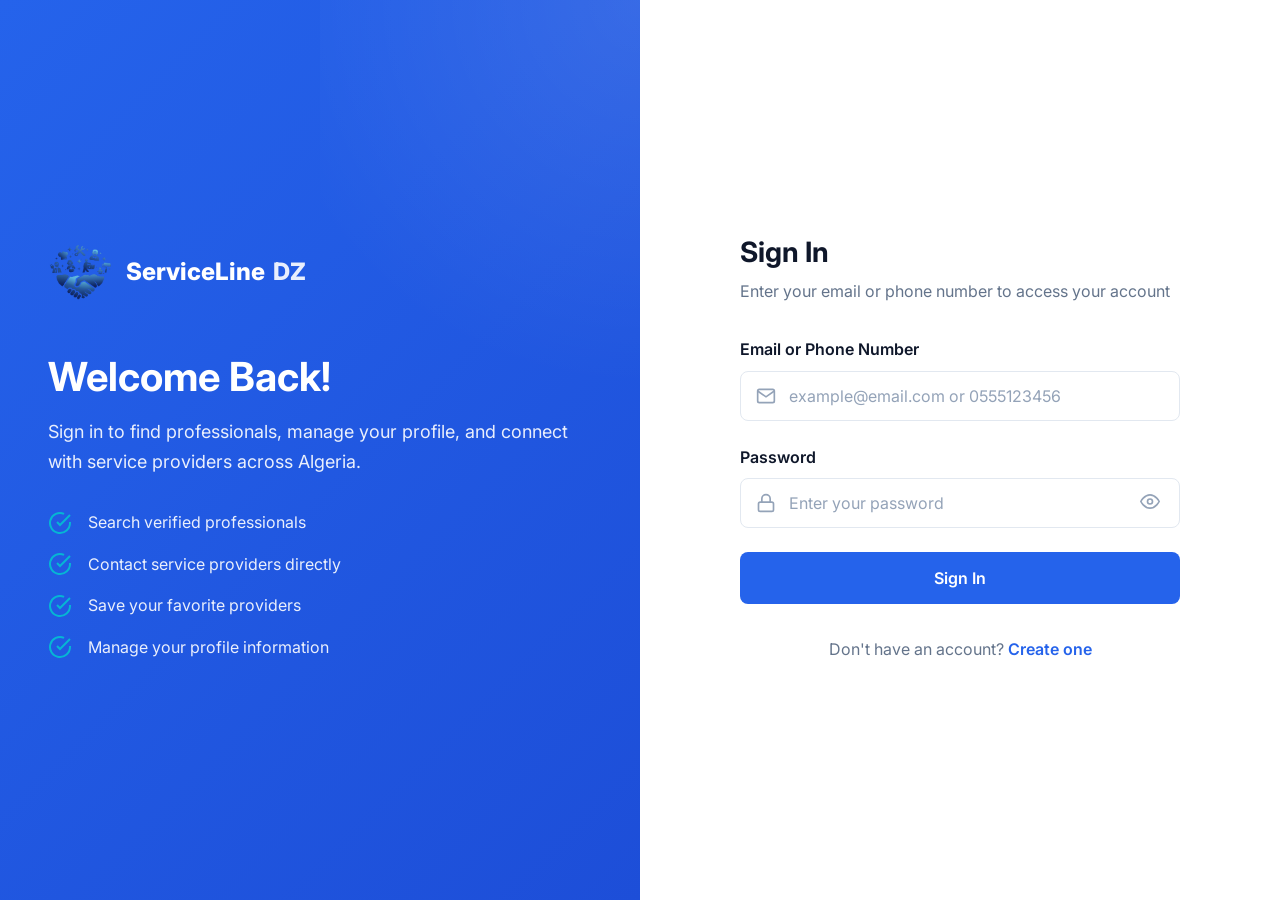
<file: service-line-dz/login.html>
<!DOCTYPE html>
<html lang="en">
<head>
  <meta charset="UTF-8">
  <meta name="viewport" content="width=device-width, initial-scale=1.0">
  <meta name="description" content="Sign in to ServiceLine DZ - Access your account to find or provide services.">
  <title>Sign In - ServiceLine DZ</title>
  <link rel="preconnect" href="https://fonts.googleapis.com">
  <link rel="preconnect" href="https://fonts.gstatic.com" crossorigin>
  <link href="https://fonts.googleapis.com/css2?family=Inter:wght@400;500;600;700;800&display=swap" rel="stylesheet">
  <link rel="stylesheet" href="css/styles.css">
  <style>
    .logo-img {
      width: 65px;
      height: 65px;
    }
  </style>
</head>
<body>
  <div class="auth-page">
    <!-- Sidebar -->
    <div class="auth-sidebar">
      <a href="../index.html" class="logo">
        <img src="image/slLogo.png" alt="ServiceLine Logo" class="logo-img">
        ServiceLine<span>DZ</span>
      </a>
      <div>
        <h2>Welcome Back!</h2>
        <p>Sign in to find professionals, manage your profile, and connect with service providers across Algeria.</p>
        <div class="auth-features">
          <div class="auth-feature">
            <svg width="24" height="24" viewBox="0 0 24 24" fill="none" stroke="currentColor" stroke-width="2">
              <path d="M22 11.08V12a10 10 0 1 1-5.93-9.14"></path>
              <polyline points="22 4 12 14.01 9 11.01"></polyline>
            </svg>
            <span>Search verified professionals</span>
          </div>
          <div class="auth-feature">
            <svg width="24" height="24" viewBox="0 0 24 24" fill="none" stroke="currentColor" stroke-width="2">
              <path d="M22 11.08V12a10 10 0 1 1-5.93-9.14"></path>
              <polyline points="22 4 12 14.01 9 11.01"></polyline>
            </svg>
            <span>Contact service providers directly</span>
          </div>
          <div class="auth-feature">
            <svg width="24" height="24" viewBox="0 0 24 24" fill="none" stroke="currentColor" stroke-width="2">
              <path d="M22 11.08V12a10 10 0 1 1-5.93-9.14"></path>
              <polyline points="22 4 12 14.01 9 11.01"></polyline>
            </svg>
            <span>Save your favorite providers</span>
          </div>
          <div class="auth-feature">
            <svg width="24" height="24" viewBox="0 0 24 24" fill="none" stroke="currentColor" stroke-width="2">
              <path d="M22 11.08V12a10 10 0 1 1-5.93-9.14"></path>
              <polyline points="22 4 12 14.01 9 11.01"></polyline>
            </svg>
            <span>Manage your profile information</span>
          </div>
        </div>
      </div>
    </div>

    <!-- Main Form Area -->
    <div class="auth-main">
      <div class="auth-form-container">
        <div class="auth-header">
          <h1>Sign In</h1>
          <p>Enter your email or phone number to access your account</p>
        </div>

        <form onsubmit="handleLogin(event)">
          <div class="form-group">
            <label for="emailOrPhone">Email or Phone Number</label>
            <div class="input-group">
              <svg class="icon" width="20" height="20" viewBox="0 0 24 24" fill="none" stroke="currentColor" stroke-width="2">
                <path d="M4 4h16c1.1 0 2 .9 2 2v12c0 1.1-.9 2-2 2H4c-1.1 0-2-.9-2-2V6c0-1.1.9-2 2-2z"></path>
                <polyline points="22,6 12,13 2,6"></polyline>
              </svg>
              <input 
                type="text" 
                id="emailOrPhone" 
                name="emailOrPhone" 
                class="form-control" 
                placeholder="example@email.com or 0555123456"
              >
            </div>
          </div>

          <div class="form-group">
            <label for="password">Password</label>
            <div class="input-group">
              <svg class="icon" width="20" height="20" viewBox="0 0 24 24" fill="none" stroke="currentColor" stroke-width="2">
                <rect x="3" y="11" width="18" height="11" rx="2" ry="2"></rect>
                <path d="M7 11V7a5 5 0 0 1 10 0v4"></path>
              </svg>
              <input 
                type="password" 
                id="password" 
                name="password" 
                class="form-control" 
                placeholder="Enter your password"
              >
              <button type="button" class="toggle-password" aria-label="Toggle password visibility">
                <svg width="20" height="20" viewBox="0 0 24 24" fill="none" stroke="currentColor" stroke-width="2">
                  <path d="M1 12s4-8 11-8 11 8 11 8-4 8-11 8-11-8-11-8z"></path>
                  <circle cx="12" cy="12" r="3"></circle>
                </svg>
              </button>
            </div>
          </div>

          <button type="submit" class="btn btn-primary btn-lg w-full" style="justify-content: center;">
            Sign In
          </button>
        </form>

        <div class="auth-footer">
          <p>Don&apos;t have an account? <a href="register.html">Create one</a></p>
        </div>
      </div>
    </div>
  </div>

  <script src="js/main.js?v=123"></script>
</body>
</html>
</file>
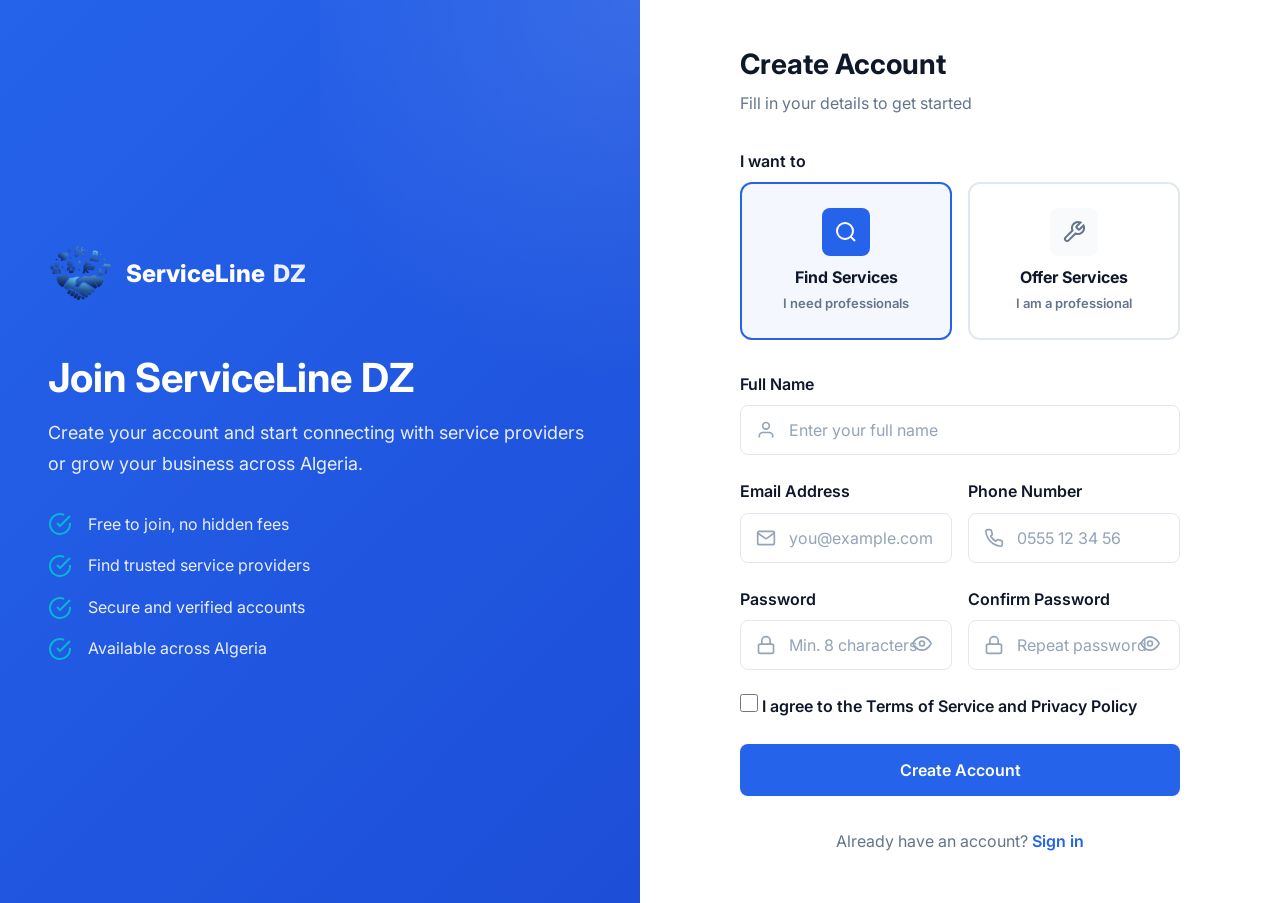
<file: service-line-dz/register.html>
<!DOCTYPE html>
<html lang="en">
<head>
  <meta charset="UTF-8">
  <meta name="viewport" content="width=device-width, initial-scale=1.0">
  <meta name="description" content="Create your ServiceLine DZ account - Join as a client or service provider.">
  <title>Create Account - ServiceLine DZ</title>
  <link rel="preconnect" href="https://fonts.googleapis.com">
  <link rel="preconnect" href="https://fonts.gstatic.com" crossorigin>
  <link href="https://fonts.googleapis.com/css2?family=Inter:wght@400;500;600;700;800&display=swap" rel="stylesheet">
  <link rel="stylesheet" href="css/styles.css">
  <style>
    .logo-img {
      width: 65px;
      height: 65px;
    }
  </style>
</head>
<body>
  <div class="auth-page">
    <!-- Sidebar -->
    <div class="auth-sidebar">
      <a href="../index.html" class="logo">
        <img src="image/slLogo.png" alt="ServiceLine Logo" class="logo-img">
        ServiceLine<span>DZ</span>
      </a>
      <div>
        <h2>Join ServiceLine DZ</h2>
        <p>Create your account and start connecting with service providers or grow your business across Algeria.</p>
        <div class="auth-features">
          <div class="auth-feature">
            <svg width="24" height="24" viewBox="0 0 24 24" fill="none" stroke="currentColor" stroke-width="2">
              <path d="M22 11.08V12a10 10 0 1 1-5.93-9.14"></path>
              <polyline points="22 4 12 14.01 9 11.01"></polyline>
            </svg>
            <span>Free to join, no hidden fees</span>
          </div>
          <div class="auth-feature">
            <svg width="24" height="24" viewBox="0 0 24 24" fill="none" stroke="currentColor" stroke-width="2">
              <path d="M22 11.08V12a10 10 0 1 1-5.93-9.14"></path>
              <polyline points="22 4 12 14.01 9 11.01"></polyline>
            </svg>
            <span>Find trusted service providers</span>
          </div>
          <div class="auth-feature">
            <svg width="24" height="24" viewBox="0 0 24 24" fill="none" stroke="currentColor" stroke-width="2">
              <path d="M22 11.08V12a10 10 0 1 1-5.93-9.14"></path>
              <polyline points="22 4 12 14.01 9 11.01"></polyline>
            </svg>
            <span>Secure and verified accounts</span>
          </div>
          <div class="auth-feature">
            <svg width="24" height="24" viewBox="0 0 24 24" fill="none" stroke="currentColor" stroke-width="2">
              <path d="M22 11.08V12a10 10 0 1 1-5.93-9.14"></path>
              <polyline points="22 4 12 14.01 9 11.01"></polyline>
            </svg>
            <span>Available across Algeria</span>
          </div>
        </div>
      </div>
    </div>

    <!-- Main Form Area -->
    <div class="auth-main">
      <div class="auth-form-container">
        <div class="auth-header">
          <h1>Create Account</h1>
          <p>Fill in your details to get started</p>
        </div>

        <form onsubmit="handleRegistration(event)">
          <!-- User Type Selection -->
          <div class="form-group">
            <label>I want to</label>
            <div class="radio-group">
              <div class="radio-option">
                <input type="radio" name="userType" id="client" value="client" checked>
                <label for="client">
                  <div class="icon">
                    <svg width="24" height="24" viewBox="0 0 24 24" fill="none" stroke="currentColor" stroke-width="2">
                      <circle cx="11" cy="11" r="8"></circle>
                      <line x1="21" y1="21" x2="16.65" y2="16.65"></line>
                    </svg>
                  </div>
                  <h4>Find Services</h4>
                  <p>I need professionals</p>
                </label>
              </div>
              <div class="radio-option">
                <input type="radio" name="userType" id="provider" value="provider">
                <label for="provider">
                  <div class="icon">
                    <svg width="24" height="24" viewBox="0 0 24 24" fill="none" stroke="currentColor" stroke-width="2">
                      <path d="M14.7 6.3a1 1 0 0 0 0 1.4l1.6 1.6a1 1 0 0 0 1.4 0l3.77-3.77a6 6 0 0 1-7.94 7.94l-6.91 6.91a2.12 2.12 0 0 1-3-3l6.91-6.91a6 6 0 0 1 7.94-7.94l-3.76 3.76z"></path>
                    </svg>
                  </div>
                  <h4>Offer Services</h4>
                  <p>I am a professional</p>
                </label>
              </div>
            </div>
          </div>

          <div class="form-group">
            <label for="fullName">Full Name</label>
            <div class="input-group">
              <svg class="icon" width="20" height="20" viewBox="0 0 24 24" fill="none" stroke="currentColor" stroke-width="2">
                <path d="M20 21v-2a4 4 0 0 0-4-4H8a4 4 0 0 0-4 4v2"></path>
                <circle cx="12" cy="7" r="4"></circle>
              </svg>
              <input 
                type="text" 
                id="fullName" 
                name="fullName" 
                class="form-control" 
                placeholder="Enter your full name"
                required
              >
            </div>
          </div>

          <div class="form-row">
            <div class="form-group">
              <label for="email">Email Address</label>
              <div class="input-group">
                <svg class="icon" width="20" height="20" viewBox="0 0 24 24" fill="none" stroke="currentColor" stroke-width="2">
                  <path d="M4 4h16c1.1 0 2 .9 2 2v12c0 1.1-.9 2-2 2H4c-1.1 0-2-.9-2-2V6c0-1.1.9-2 2-2z"></path>
                  <polyline points="22,6 12,13 2,6"></polyline>
                </svg>
                <input 
                  type="email" 
                  id="email" 
                  name="email" 
                  class="form-control" 
                  placeholder="you@example.com"
                  required
                >
              </div>
            </div>

            <div class="form-group">
              <label for="phone">Phone Number</label>
              <div class="input-group">
                <svg class="icon" width="20" height="20" viewBox="0 0 24 24" fill="none" stroke="currentColor" stroke-width="2">
                  <path d="M22 16.92v3a2 2 0 0 1-2.18 2 19.79 19.79 0 0 1-8.63-3.07 19.5 19.5 0 0 1-6-6 19.79 19.79 0 0 1-3.07-8.67A2 2 0 0 1 4.11 2h3a2 2 0 0 1 2 1.72 12.84 12.84 0 0 0 .7 2.81 2 2 0 0 1-.45 2.11L8.09 9.91a16 16 0 0 0 6 6l1.27-1.27a2 2 0 0 1 2.11-.45 12.84 12.84 0 0 0 2.81.7A2 2 0 0 1 22 16.92z"></path>
                </svg>
                <input 
                  type="tel" 
                  id="phone" 
                  name="phone" 
                  class="form-control" 
                  placeholder="0555 12 34 56"
                  pattern="^(05|06|07)[0-9]{8}$"
                  required
                >
              </div>
            </div>
          </div>

          <div class="form-row">
            <div class="form-group">
              <label for="password">Password</label>
              <div class="input-group">
                <svg class="icon" width="20" height="20" viewBox="0 0 24 24" fill="none" stroke="currentColor" stroke-width="2">
                  <rect x="3" y="11" width="18" height="11" rx="2" ry="2"></rect>
                  <path d="M7 11V7a5 5 0 0 1 10 0v4"></path>
                </svg>
                <input 
                  type="password" 
                  id="password" 
                  name="password" 
                  class="form-control" 
                  placeholder="Min. 8 characters"
                >
                <button type="button" class="toggle-password" aria-label="Toggle password visibility">
                  <svg width="20" height="20" viewBox="0 0 24 24" fill="none" stroke="currentColor" stroke-width="2">
                    <path d="M1 12s4-8 11-8 11 8 11 8-4 8-11 8-11-8-11-8z"></path>
                    <circle cx="12" cy="12" r="3"></circle>
                  </svg>
                </button>
              </div>
            </div>

            <div class="form-group">
              <label for="confirmPassword">Confirm Password</label>
              <div class="input-group">
                <svg class="icon" width="20" height="20" viewBox="0 0 24 24" fill="none" stroke="currentColor" stroke-width="2">
                  <rect x="3" y="11" width="18" height="11" rx="2" ry="2"></rect>
                  <path d="M7 11V7a5 5 0 0 1 10 0v4"></path>
                </svg>
                <input 
                  type="password" 
                  id="confirmPassword" 
                  name="confirmPassword" 
                  class="form-control" 
                  placeholder="Repeat password"
                >
                <button type="button" class="toggle-password" aria-label="Toggle password visibility">
                  <svg width="20" height="20" viewBox="0 0 24 24" fill="none" stroke="currentColor" stroke-width="2">
                    <path d="M1 12s4-8 11-8 11 8 11 8-4 8-11 8-11-8-11-8z"></path>
                    <circle cx="12" cy="12" r="3"></circle>
                  </svg>
                </button>
              </div>
            </div>
          </div>

          <div class="form-group">
            <label class="filter-option">
              <input type="checkbox" name="terms" required>
              <span>I agree to the Terms of Service and Privacy Policy</span>
            </label>
          </div>

          <button type="submit" class="btn btn-primary btn-lg w-full" style="justify-content: center;">
            Create Account
          </button>
        </form>

        <div class="auth-footer">
          <p>Already have an account? <a href="login.html">Sign in</a></p>
        </div>
      </div>
    </div>
  </div>

  <script src="js/main.js"></script>
</body>
</html>
</file>
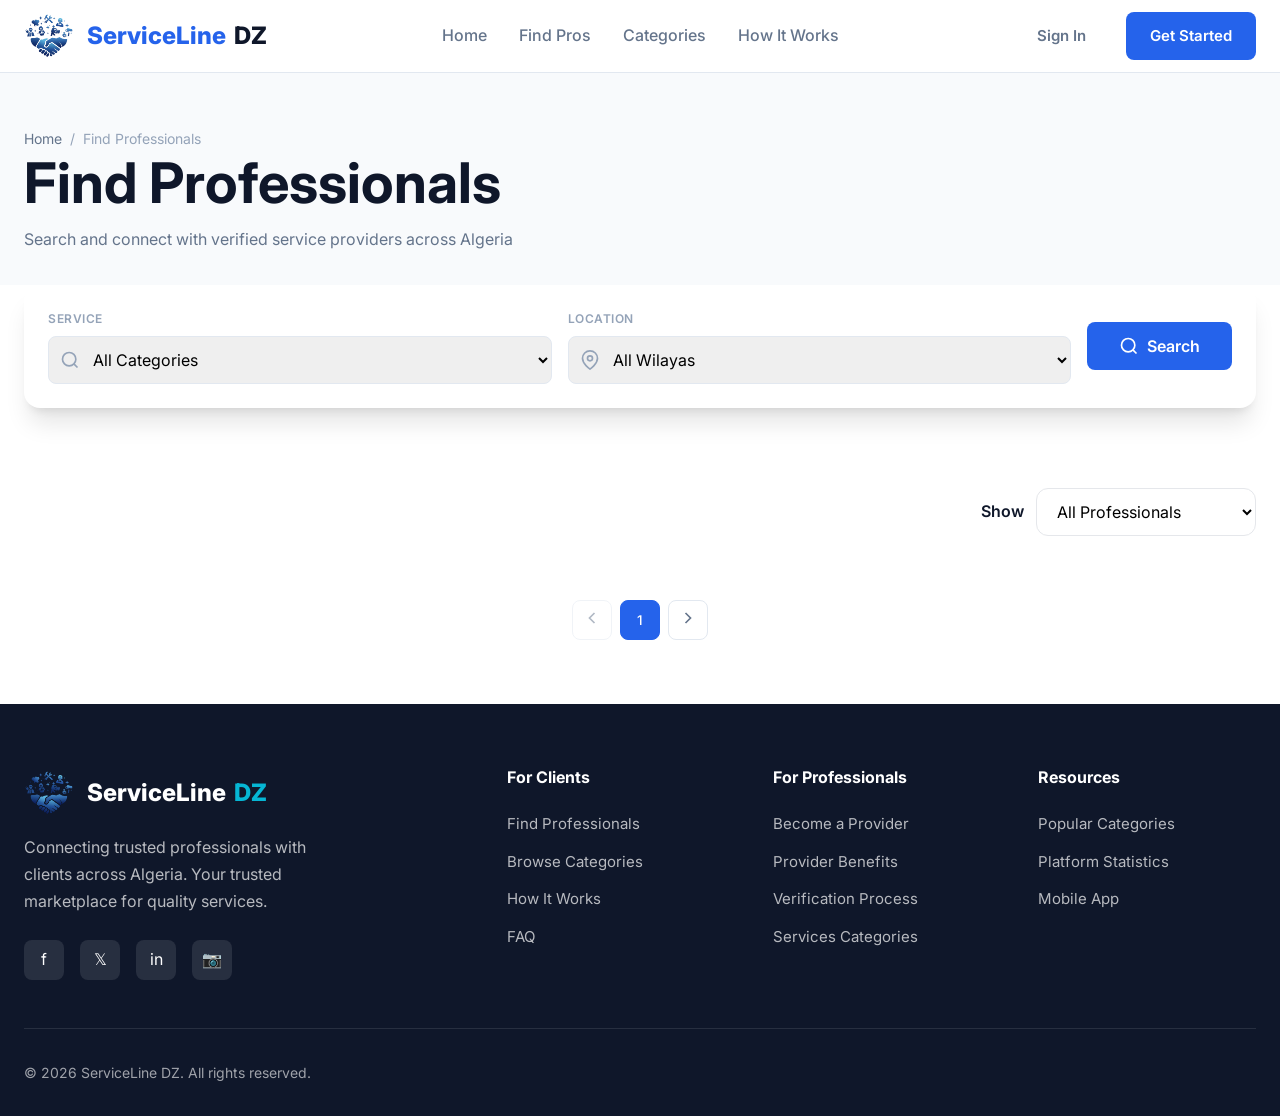
<file: service-line-dz/search.html>
<!DOCTYPE html>
<html lang="en">
<head>
  <meta charset="UTF-8">
  <meta name="viewport" content="width=device-width, initial-scale=1.0">
  <meta name="description" content="Search for professional service providers in Algeria - Find plumbers, electricians, developers, and more.">
  <title>Find Professionals - ServiceLine DZ</title>
  <link rel="preconnect" href="https://fonts.googleapis.com">
  <link rel="preconnect" href="https://fonts.gstatic.com" crossorigin>
  <link href="https://fonts.googleapis.com/css2?family=Inter:wght@400;500;600;700;800&display=swap" rel="stylesheet">
  <link rel="stylesheet" href="css/styles.css">
  <style>

    .results-grid{
    display:grid;
    grid-template-columns:repeat(auto-fill,minmax(320px,1fr));
    gap:24px;
    margin-top:30px;
  }

.results-header{
    display:flex;
    flex-direction:column;
    align-items:flex-end;
    gap:1rem;
    margin-bottom:2rem;
}

.results-filter{
    display:flex;
    align-items:center;
    gap:0.75rem;
}

.results-filter label{
    font-weight:600;
}

.results-filter select{
    min-width:220px;
    padding:0.75rem 1rem;
    border:1px solid #e5e7eb;
    border-radius:12px;
    background:#fff;
}

.pagination{
    align-self:center;
}

.account-settings {
  position: relative;
}

.settings-menu{
    position:absolute;
    top:calc(100% + 8px);
    right:0;

    width:240px;

    display:flex;
    flex-direction:column;

    background:#fff;
    border:1px solid #e5e7eb;
    border-radius:14px;

    overflow:hidden;

    box-shadow: 0 8px 20px rgba(0,0,0,.12);

    z-index:100;
}

.settings-menu button{

    width:100%;
    height:48px;

    display:flex;
    justify-content:space-between;
    align-items:center;

    padding:0 24px;

    background:#fff;
    border:none;

    font-size:15px;
    font-weight:500;

    color:#111827;

    cursor:pointer;

    transition:.2s;
}


.settings-menu button:hover{
    background:#f5f5f5;
}

.settings-menu button svg{

    width:19px;
    height:19px;

    stroke:currentColor;

    flex-shrink:0;
}

.settings-icon-btn {

  width: 52px;
  height: 52px;

  border: 1px solid #e5e7eb;
  border-radius: 12px;

  background: white;

  display: flex;
  align-items: center;
  justify-content: center;

  cursor: pointer;

  transition: all 0.2s ease;
}

.settings-icon-btn:hover {

  background: #f9fafb;
  border-color: #2563eb;

}

.settings-icon-btn svg {
  width: 18px;
  height: 18px;
  color: #374151;
}

.settings-menu-title{
    padding:14px 18px;

    font-size:16px;
    font-weight:700;

    color:#111827;

    background:#fff;

    border-bottom:1px solid #e5e7eb;
}

.settings-menu button:not(:last-child){
    border-bottom:1px solid #f1f5f9;
}

#deleteAccountBtn{
    color:#ef4444;
}

#deleteAccountBtn:hover{
    background:#fef2f2;
}

#deleteProfileBtn{
    color:#dc2626;
}

#deleteProfileBtn:hover{
    background:#fef2f2;
}

.account-avatar{
  width:40px;
  height:40px;
  border-radius:50%;
  background:#2563eb;
  color:white;
  display:flex;
  align-items:center;
  justify-content:center;
  font-weight:700;
}

.modal-overlay {
  position: fixed;
  inset: 0;
  background: rgba(15, 23, 42, 0.65);
  backdrop-filter: blur(4px);

  display: none;
  justify-content: center;
  align-items: center;

  z-index: 9999;
}

.modal-overlay.active {
  display: flex;
}

.modal-box {
  width: 100%;
  max-width: 420px;

  background: white;
  border-radius: 20px;

  padding: 2rem;

  box-shadow:
    0 20px 40px rgba(0,0,0,.12);

  text-align: center;

  animation: modalShow .25s ease;
}

.modal-icon {
  width: 70px;
  height: 70px;

  margin: 0 auto 1rem;

  border-radius: 50%;

  display: flex;
  align-items: center;
  justify-content: center;

  background: rgba(59,130,246,.1);
  color: var(--primary-color);
}

.modal-title {
  margin-bottom: .5rem;
}

.modal-actions {
  display: flex;
  gap: 1rem;
  margin-top: 1.5rem;
}

.modal-actions button {
  flex: 1;
}

@keyframes modalShow {

  from {
    opacity: 0;
    transform: translateY(15px);
  }

  to {
    opacity: 1;
    transform: translateY(0);
  }
}
.modal-warning{
  margin-top: 10px;
  color: #ef4444;
  font-size: 0.9rem;
  font-weight: 500;
}

.btn-danger{
  background: #ef4444;
  color: white;
  border: none;
}

.btn-danger:hover{
  background: #dc2626;
}

.modal-icon{
  display: flex;
  justify-content: center;
  align-items: center;
  width: 80px;
  height: 80px;
  margin: 0 auto 20px;
  border-radius: 50%;
  background: #eef2ff;
  color: #2563eb;
}

.professional-rating {

  margin-top: 0.5rem;

  font-size: 0.9rem;

  color: #64748b;

}

.professional-rating span {

  margin-left: 0.25rem;

}

.professional-tags{
    display:flex;
    flex-wrap:wrap;
    gap:8px;
    margin:12px 0;
}

.tag{
    background:#f1f5f9;
    color:#475569;
    padding:6px 12px;
    border-radius:999px;
    font-size:13px;
    font-weight:500;
}

.emergency-badge{
    margin-top:4px;
     margin-bottom: 16px;
    display:inline-flex;
    align-items:center;
    gap:6px;

    background:#fef2f2;
    color:#dc2626;

    border:1px solid #fecaca;

    padding:6px 12px;
    border-radius:999px;

    font-size:13px;
    font-weight:600;
}


.empty-results {
  
  grid-column: 1 / -1;
  
  text-align: center;

  padding: 5rem 0;

  color: #64748b;

}



.empty-results h3 {

    margin-bottom: 0.5rem;

    color: #0f172a;

}

  </style>
</head>
<body>
  <!-- Navigation -->
  <nav class="navbar">
    <div class="container">
      <a href="../index.html" class="logo">
        <img src="image/slLogo.png" alt="ServiceLine Logo" class="logo-img">
        ServiceLine<span>DZ</span>
      </a>
      
      <div class="nav-links">
        <a href="../index.html">Home</a>
        <a href="search.html" class="active">Find Pros</a>
        <a href="../index.html#categories">Categories</a>
        <a href="../index.html#how-it-works">How It Works</a>
      </div>
      
      <div id="guestButtons" class="nav-buttons">
        <a href="login.html" class="btn btn-ghost">Sign In</a>
        <a href="register.html" class="btn btn-primary">Get Started</a>
      </div>

<div
  id="accountSection"
  class="nav-buttons"
  style="display:none;">

 <div id="accountSettings" class="account-settings">
    <button id="settingsBtn" class="settings-btn">
      <svg width="24" height="24" viewBox="0 0 24 24" fill="none"
           stroke="currentColor" stroke-width="2"
           stroke-linecap="round" stroke-linejoin="round">
        <path d="M20 21a8 8 0 0 0-16 0"></path>
        <circle cx="12" cy="8" r="4"></circle>
      </svg>
    </button>
    <div id="settingsMenu" class="settings-menu" style="display:none;">
      <div class="settings-menu-title">
        My Account
      </div>

      <button id="myProfileBtn">
          <span>My Profile</span>
          <svg width="20" height="20"
               viewBox="0 0 24 24"
               fill="none"
               stroke="currentColor"
               stroke-width="2">
              <circle cx="12" cy="8" r="4"></circle>
              <path d="M4 20c0-4 3-6 8-6s8 2 8 6"></path>
          </svg>
      </button>

      <button id="createProfileBtn">
          <span>Create Profile</span>
          <svg width="20" height="20"
              viewBox="0 0 24 24"
              fill="none"
              stroke="currentColor"
              stroke-width="2">
              <path d="M20 21v-2a4 4 0 0 0-4-4H8a4 4 0 0 0-4 4v2"></path>
              <circle cx="12" cy="7" r="4"></circle>
              <line x1="20" y1="8" x2="20" y2="14"></line>
              <line x1="17" y1="11" x2="23" y2="11"></line>
          </svg>
      </button>

      <button id="editProfileBtn">
          <span>Edit Profile</span>
          <svg width="20" height="20"
              viewBox="0 0 24 24"
              fill="none"
              stroke="currentColor"
              stroke-width="2">
              <circle cx="10" cy="8" r="4"></circle>
              <path d="M2 20c0-4 3-6 8-6"></path>
              <path d="M15 18l5-5 2 2-5 5-3 1z"></path>
          </svg>
      </button>

      <button id="deleteProfileBtn">
          <span>Delete Profile</span>
          <svg width="20" height="20"
              viewBox="0 0 24 24"
              fill="none"
              stroke="currentColor"
              stroke-width="2">
              <circle cx="12" cy="8" r="4"></circle>
              <path d="M4 20c0-4 3-6 8-6s8 2 8 6"></path>
              <line x1="18" y1="8" x2="22" y2="8"></line>
          </svg>
      </button>

      <button id="dashboardBtn">
      
          <span>Dashboard</span>
      
          <svg width="20" height="20"
               viewBox="0 0 24 24"
               fill="none"
               stroke="currentColor"
               stroke-width="2">
      
            <rect x="3" y="3" width="7" height="7"></rect>
            <rect x="14" y="3" width="7" height="7"></rect>
            <rect x="14" y="14" width="7" height="7"></rect>
            <rect x="3" y="14" width="7" height="7"></rect>
      
          </svg>
      
      </button>


      <button id="logoutBtn">
        <span>Logout</span>
        <svg width="20" height="20" viewBox="0 0 24 24"
         fill="none" stroke="currentColor"
         stroke-width="2">
      <path d="M9 21H5a2 2 0 0 1-2-2V5a2 2 0 0 1 2-2h4"></path>
      <polyline points="16 17 21 12 16 7"></polyline>
      <line x1="21" y1="12" x2="9" y2="12"></line>
    </svg>
      </button>
      <button id="deleteAccountBtn">

    <span>Delete Account</span>

    <svg width="20" height="20" viewBox="0 0 24 24"
         fill="none" stroke="currentColor"
         stroke-width="2">
      <polyline points="3 6 5 6 21 6"></polyline>
      <path d="M19 6l-1 14a2 2 0 0 1-2 2H8a2 2 0 0 1-2-2L5 6"></path>
      <path d="M10 11v6"></path>
      <path d="M14 11v6"></path>
      <path d="M9 6V4a1 1 0 0 1 1-1h4a1 1 0 0 1 1 1v2"></path>
    </svg>
  </button>
    </div>
  </div>

</div>
      <button class="mobile-menu-btn" aria-label="Toggle menu">
        <span></span>
        <span></span>
        <span></span>
      </button>
    </div>
  </nav>
  
  <!-- Mobile Navigation -->
  <div class="mobile-nav">
    <a href="../index.html">Home</a>
    <a href="search.html">Find Professionals</a>
    <a href="../index.html#categories">Categories</a>
    <a href="../index.html#how-it-works">How It Works</a>
    <a href="login.html" class="btn btn-secondary">Sign In</a>
    <a href="register.html" class="btn btn-primary">Get Started</a>
  </div>

  <!-- Page Header -->
  <section class="page-header">
    <div class="container">
      <div class="breadcrumb">
        <a href="../index.html">Home</a>
        <span>/</span>
        <span>Find Professionals</span>
      </div>
      <h1>Find Professionals</h1>
      <p>Search and connect with verified service providers across Algeria</p>
    </div>
  </section>

  <!-- Search Box -->
  <section class="search-section" style="padding-top: 0; margin-top: 0;">
    <div class="container">
      <form id="searchForm" class="search-box">
        <div class="search-input-group">
          <label>Service</label>
          <svg class="icon" width="20" height="20" viewBox="0 0 24 24" fill="none" stroke="currentColor" stroke-width="2">
            <circle cx="11" cy="11" r="8"></circle>
            <line x1="21" y1="21" x2="16.65" y2="16.65"></line>
          </svg>
          <select id="serviceSearch"><option value="">All Categories</option></select>
        </div>
        <div class="search-input-group">
          <label>Location</label>
          <svg class="icon" width="20" height="20" viewBox="0 0 24 24" fill="none" stroke="currentColor" stroke-width="2">
            <path d="M21 10c0 7-9 13-9 13s-9-6-9-13a9 9 0 0 1 18 0z"></path>
            <circle cx="12" cy="10" r="3"></circle>
          </svg>
          <select id="wilayaSearch">
              <option value="">All Wilayas</option>
          </select>
        </div>
        <button type="submit" class="btn btn-primary btn-lg">
          <svg width="20" height="20" viewBox="0 0 24 24" fill="none" stroke="currentColor" stroke-width="2">
            <circle cx="11" cy="11" r="8"></circle>
            <line x1="21" y1="21" x2="16.65" y2="16.65"></line>
          </svg>
          Search
        </button>
      </form>
    </div>
  </section>

  <!-- Search Results -->
  <section class="search-results">
    <div class="container">
  <div class="results-header">

    <div class="results-filter">
        <label for="profileFilter">Show</label>

        <select id="profileFilter">
            <option value="all">All Professionals</option>
            <option value="saved">Saved Professionals</option>
        </select>
    </div>

</div>
<!--Result-->
<div class="results-grid" id="resultsGrid"></div>

<!-- Pagination -->
    <nav class="pagination" aria-label="Search results pages">
      
        <button disabled>
            <svg width="20" height="20" viewBox="0 0 24 24"
                 fill="none" stroke="currentColor" stroke-width="2">
                <polyline points="15 18 9 12 15 6"></polyline>
            </svg>
        </button>

        <button class="active">1</button>

        <button>
            <svg width="20" height="20" viewBox="0 0 24 24"
                 fill="none" stroke="currentColor" stroke-width="2">
                <polyline points="9 18 15 12 9 6"></polyline>
            </svg>
        </button>
    </nav>

    </div>
  </section>



  <!-- Footer -->
  <footer class="footer">
    <div class="container">
      <div class="footer-grid">
        <div class="footer-brand">
          <a href="../index.html" class="logo">
            <img src="image/slLogo.png" alt="ServiceLine Logo" class="logo-img">
            ServiceLine<span>DZ</span>
          </a>
          <p>Connecting trusted professionals with clients across Algeria. Your trusted marketplace for quality services.</p>
          <div class="social-links">
            <a href="#" class="social-link" aria-label="Facebook">f</a>
            <a href="#" class="social-link" aria-label="Twitter">𝕏</a>
            <a href="#" class="social-link" aria-label="LinkedIn">in</a>
            <a href="#" class="social-link" aria-label="Instagram">📷</a>
          </div>
        </div>
        <div class="footer-column">
          <h4>For Clients</h4>
          <ul>
            <li><a href="search.html">Find Professionals</a></li>
            <li><a href="../index.html#categories">Browse Categories</a></li>
            <li><a href="../index.html#how-it-works">How It Works</a></li>
            <li><a href="../index.html#faq">FAQ</a></li>
          </ul>
        </div>
        <div class="footer-column">
          <h4>For Professionals</h4>
          <ul>
            <li><a href="register.html">Become a Provider</a></li>
            <li><a href="../index.html#become-provider">Provider Benefits</a></li>
            <li><a href="../index.html#faq">Verification Process</a></li>
            <li><a href="search.html">Services Categories</a></li>
          </ul>
        </div>
        <div class="footer-column">
          <h4>Resources</h4>
          <ul>
            <li><a href="../index.html#categories">Popular Categories</a></li>
            <li><a href="../index.html#statistics">Platform Statistics</a></li>
            <li><a href="../index.html#mobile-app">Mobile App</a></li>
          </ul>
        </div>
      </div>
      <div class="footer-bottom">
        <p>&copy; 2026 ServiceLine DZ. All rights reserved.</p>
        <div class="footer-bottom-links">
  
        </div>
      </div>
    </div>
  </footer>

  <div id="confirmModal" class="modal-overlay">

  <div class="modal-box">

    <div id="modalIcon" class="modal-icon">
      <!-- Icon inserted by JavaScript -->
    </div>

    <h3 id="modalTitle">
      Confirmation
    </h3>

    <p id="modalMessage">
      Are you sure?
    </p>

    <p id="modalWarning" class="modal-warning" style="display:none;">
      ⚠ This action cannot be undone.
    </p>

    <div class="modal-actions">

      <button
        id="cancelModalBtn"
        class="btn btn-secondary">
        Cancel
      </button>

      <button
        id="confirmModalBtn"
        class="btn btn-primary">
        Confirm
      </button>

    </div>

  </div>

</div>

  <script src="js/main.js"></script>
  <script>

    const params = new URLSearchParams(window.location.search);
    
    const category = params.get("category");
    const wilaya = params.get("wilaya");
    
    console.log(category, wilaya);



    const userId =
localStorage.getItem("userId");

const userType =
localStorage.getItem("userType");
    
    const guestButtons =
    document.getElementById("guestButtons");
    
    const accountSection =
    document.getElementById("accountSection");
    
    if (userId) {
    
        guestButtons.style.display = "none";
    
        accountSection.style.display = "flex";
    
    }

    const accountSettings =
  document.getElementById(
    "accountSettings"
  );

const settingsBtn =
  document.getElementById(
    "settingsBtn"
  );

const settingsMenu =
  document.getElementById(
    "settingsMenu"
  );

settingsBtn.addEventListener("click", (e) => {
    e.stopPropagation();

    if (settingsMenu.style.display === "block") {
        settingsMenu.style.display = "none";
    } else {
        settingsMenu.style.display = "block";
    }
});

document.addEventListener("click", () => {
    settingsMenu.style.display = "none";
});

const modal =
document.getElementById("confirmModal");

const modalTitle =
document.getElementById("modalTitle");

const modalMessage =
document.getElementById("modalMessage");

const modalIcon =
document.getElementById("modalIcon");

const confirmBtn =
document.getElementById("confirmModalBtn");

const cancelBtn =
document.getElementById("cancelModalBtn");

function showConfirm(
  title,
  message,
  icon,
  btnClass,
  btnText,
  callback
) {

  modalTitle.textContent = title;
  modalMessage.textContent = message;

  modalIcon.innerHTML = icon;

  confirmBtn.textContent = btnText;

  confirmBtn.className = btnClass;

  modal.classList.add("active");

  confirmBtn.onclick = () => {

    modal.classList.remove("active");

    callback();
  };

  cancelBtn.onclick = () => {

    modal.classList.remove("active");
  };
}


// My profile
const myProfileBtn =
document.getElementById(
    "myProfileBtn"
);

const createProfileBtn =
document.getElementById(
    "createProfileBtn"
);

const editProfileBtn =
document.getElementById(
    "editProfileBtn"
);

const deleteProfileBtn =
document.getElementById(
    "deleteProfileBtn"
);

const logoutBtn =
document.getElementById(
    "logoutBtn"
);

const deleteAccountBtn =
document.getElementById(
    "deleteAccountBtn"
);

const dashboardBtn =
document.getElementById(
    "dashboardBtn"
);

myProfileBtn.style.display = "none";
createProfileBtn.style.display = "none";
editProfileBtn.style.display = "none";
deleteProfileBtn.style.display = "none";
dashboardBtn.style.display = "none";


if (userType === "admin") {

    dashboardBtn.style.display = "flex";

}

else if (userType === "provider") {

    fetch(
        `api/check_profile.php?userId=${userId}`
    )
    .then(response => response.json())
    .then(profile => {

        console.log(profile);

        if (profile.hasProfile) {

            myProfileBtn.style.display = "flex";
            editProfileBtn.style.display = "flex";
            deleteProfileBtn.style.display = "flex";

        }

        else {

            createProfileBtn.style.display = "flex";

        }

    });

}

createProfileBtn.addEventListener(
    "click",
    () => {

        window.location.href =
            "create_profile.html";

    }
);

myProfileBtn.addEventListener(
    "click",
    async () => {

        const response =
            await fetch(
                `api/check_profile.php?userId=${userId}`
            );

        const data =
            await response.json();

        if (data.hasProfile) {

            window.location.href =
                `profile.html?id=${data.idProfil}`;

        }

        else {

            window.location.href =
                "create_profile.html";

        }

    }
);

editProfileBtn.addEventListener(
    "click",
    async () => {

        const response = await fetch(
            `api/check_profile.php?userId=${userId}`
        );

        const data = await response.json();

        if (data.hasProfile) {

            window.location.href =
                `edit_profile.html?id=${data.idProfil}`;

        }

    }
);

dashboardBtn.addEventListener(
    "click",
    () => {

        window.location.href =
        "admin.html";

    }
);



////Delete Profile/////

deleteProfileBtn.addEventListener("click", async () => {

    const response = await fetch(
        `api/check_profile.php?userId=${userId}`
    );

    const data = await response.json();

    if (!data.hasProfile) {

        alert("Profile not found.");

        return;
    }

    showConfirm(

        "Delete Profile",

        "This will permanently delete your provider profile.",

        `
        <svg width="40" height="40" viewBox="0 0 24 24"
        fill="none" stroke="currentColor"
        stroke-width="2" stroke-linecap="round"
        stroke-linejoin="round">
          <polyline points="3 6 5 6 21 6"/>
          <path d="M19 6l-1 14a2 2 0 0 1-2 2H8a2 2 0 0 1-2-2L5 6"/>
          <path d="M10 11v6"/>
          <path d="M14 11v6"/>
          <path d="M9 6V4a1 1 0 0 1 1-1h4a1 1 0 0 1 1 1v2"/>
        </svg>
        `,

        "btn btn-danger",

        "Delete",

        () => {

            deleteProfile(data.idProfil);

        }

    );

});

async function deleteProfile(profileId) {

    try {

        const response = await fetch(
            "api/delete_profile.php",
            {
                method: "POST",
                headers: {
                    "Content-Type": "application/json"
                },
                body: JSON.stringify({
                    profileId
                })
            }
        );

        const data = await response.json();

        if (data.error) {

            alert(data.error);

            return;

        }

        alert("Profile deleted successfully.");

        window.location.href = "search.html";

    }

    catch (error) {

        console.error(error);

        alert("Something went wrong.");

    }

}





// LOGOUT
logoutBtn.addEventListener("click", () => {

  showConfirm(

    "Logout",

    "Are you sure you want to log out?",

    `
    <svg width="40" height="40" viewBox="0 0 24 24"
    fill="none" stroke="currentColor"
    stroke-width="2" stroke-linecap="round"
    stroke-linejoin="round">
      <path d="M9 21H5a2 2 0 0 1-2-2V5a2 2 0 0 1 2-2h4"/>
      <polyline points="16 17 21 12 16 7"/>
      <line x1="21" y1="12" x2="9" y2="12"/>
    </svg>
    `,

    "btn btn-primary",

    "Logout",

    () => {

      localStorage.removeItem("userId");
      localStorage.removeItem("userType");
      localStorage.removeItem("clientId");

      window.location.href = "login.html";

    }

  );

});


// DELETE ACCOUNT
deleteAccountBtn.addEventListener("click", () => {

  showConfirm(

    "Delete Account",

    "This action cannot be undone.",

    `
    <svg width="40" height="40" viewBox="0 0 24 24"
    fill="none" stroke="currentColor"
    stroke-width="2" stroke-linecap="round"
    stroke-linejoin="round">
      <polyline points="3 6 5 6 21 6"/>
      <path d="M19 6l-1 14H6L5 6"/>
      <path d="M10 11v6"/>
      <path d="M14 11v6"/>
      <path d="M9 6V4h6v2"/>
    </svg>
    `,

    "btn btn-danger",

    "Delete",

    () => {

      const userId =
localStorage.getItem("userId");

fetch("api/delete_account.php", {
  method: "POST",
  headers: {
    "Content-Type": "application/json"
  },
  body: JSON.stringify({
    userId
  })
})
.then(response => response.json())
.then(data => {

  if (data.error) {
    alert(data.error);
    return;
  }

  localStorage.clear();

  alert("Account deleted successfully");

  window.location.href = "../index.html";

})
.catch(error => {

  console.error(error);

  alert("Something went wrong");

});

    }

  );

});



    async function testApi() {

      ///////////////////pagination///////////////////////
        let currentPage = 1;
        const profilesPerPage = 9;
    
        const categoryId =
            document.getElementById(
                "serviceSearch"
            ).value;
        
        const wilayaId =
            document.getElementById(
                "wilayaSearch"
            ).value;

        const profileFilter =
            document.getElementById(
                "profileFilter"
            ).value;
        
        const saved =
            profileFilter === "saved"
                ? 1
                : 0;


                console.log(
    categoryId,
    wilayaId,
    saved,
    userId
);
        
        const params = new URLSearchParams(window.location.search);
        
        const category =
            params.get("category") || "";
        
        const wilaya =
            params.get("wilaya") || "";
        
        
        const response =
        await fetch(
            `api/get_profiles.php?category=${categoryId}&wilaya=${wilayaId}&saved=${saved}&userId=${userId}`
        );
    
        const data =
        await response.json();
    
        console.log(data);

        const categoriesResponse =
            await fetch("api/get_categories.php");
        
        const categoriesData =
            await categoriesResponse.json();
        
        const categoriesMap = {};

        categoriesData.forEach(cat => {
        
            categoriesMap[cat.idCategorie] =
                cat.nomCategorie;
        
        });
    
        const allProfiles = data.profiles;

        const container =
        document.getElementById(
            "resultsGrid"
        );




        if (allProfiles.length === 0){

    const message =
        saved == 1
            ? "No saved professionals yet"
            : "No professionals found";

    const description =
        saved == 1
            ? "Save professionals to see them here."
            : "Try another category or location.";

    container.innerHTML = `
        <div class="empty-results">

            <h3>
                ${message}
            </h3>

            <p>
                ${description}
            </p>

        </div>
    `;

    return;
}

const start =
    (currentPage - 1) * profilesPerPage;

const end =
    start + profilesPerPage;

const profiles =
    allProfiles.slice(start, end);

const totalPages =
    Math.ceil(
        allProfiles.length /
        profilesPerPage
    );

        container.innerHTML = "";

        profiles.forEach(profile => {

          //////pagination_loop/////////

          const pagination =
    document.querySelector(".pagination");

if (totalPages <= 1) {

    pagination.style.display = "none";

} else {

    pagination.style.display = "flex";

    pagination.innerHTML = "";

    pagination.innerHTML += `
        <button
            ${currentPage === 1 ? "disabled" : ""}
            onclick="changePage(${currentPage - 1})">
            ←
        </button>
    `;

    for (
        let i = 1;
        i <= totalPages;
        i++
    ) {

        pagination.innerHTML += `
            <button
                class="${
                    i === currentPage
                    ? "active"
                    : ""
                }"
                onclick="changePage(${i})">
                ${i}
            </button>
        `;
    }

    pagination.innerHTML += `
        <button
            ${
                currentPage === totalPages
                ? "disabled"
                : ""
            }
            onclick="changePage(${currentPage + 1})">
            →
        </button>
    `;
}

    const photo =
        profile.photoProfil
            ? profile.photoProfil
            : "uploads/default-avatar.png";
        
    const additionalCategories =
        profile.additionalCategories
            ? profile.additionalCategories.split(",")
            : [];
    
    const additionalCategoryNames =
        additionalCategories.map(id =>
            categoriesMap[id] || id
        );

    const rating =
      profile.averageRating || "0.0";
    
    const reviewsCount =
      profile.reviewsCount || 0;

    container.innerHTML += `

<article class="professional-card">

    <div class="professional-cover">

        <img
            src="${photo}"
            alt="${profile.nomComplet}"
            class="professional-avatar"
        >

        <span class="professional-badge">
            Verified
        </span>

    </div>

    <div class="professional-content">

        <h3 class="professional-name">
            ${profile.nomComplet}
        </h3>

        <p class="main-category">
            ${profile.mainCategory || "Professional"}
        </p>

        <div class="professional-tags">
        
            ${
                additionalCategories.map(category => `
                    <span class="tag">
                        ${category.trim()}
                    </span>
                `).join("")
            }
        
        </div>

        <div class="professional-location">

            <svg width="16"
                 height="16"
                 viewBox="0 0 24 24"
                 fill="none"
                 stroke="currentColor"
                 stroke-width="2">

                <path d="M21 10c0 7-9 13-9 13s-9-6-9-13a9 9 0 0 1 18 0z"></path>

                <circle cx="12"
                        cy="10"
                        r="3"></circle>

            </svg>

            ${profile.nomVille}, ${profile.nomWilaya}

        </div>

        <div class="professional-rating">
        
          ⭐ ${rating}
        
          <span>
            (${reviewsCount} reviews)
          </span>
        
        </div>
        
                ${
            profile.urgence == 1
            ?
            `
            <div class="emergency-badge">
                🚨 Emergency Service
            </div>
            `
            :
            ""
        }

        

        <div class="professional-footer">

            <a
                href="profile.html?id=${profile.idProfil}"
                class="btn btn-primary btn-sm">

                View Profile

            </a>

        </div>

    </div>

</article>

`;
});
    }

    function changePage(page) {
    
        currentPage = page;
    
        testApi();
    }

    async function loadSearchCategories() {

    const response =
        await fetch(
            "api/get_categories.php"
        );

    const data =
        await response.json();

    const select =
        document.getElementById(
            "serviceSearch"
        );

    data.forEach(category => {

        select.innerHTML += `
            <option value="${category.idCategorie}">
                ${category.nomCategorie}
            </option>
        `;

    });

}

async function loadWilayas() {

    const response =
        await fetch(
            "api/get_wilayas.php"
        );

    const data =
        await response.json();

    const select =
        document.getElementById(
            "wilayaSearch"
        );

    data.forEach(wilaya => {

        select.innerHTML += `
            <option value="${wilaya.idWilaya}">
                ${wilaya.nomWilaya}
            </option>
        `;

    });

}

document.getElementById(
    "searchForm"
).addEventListener(
    "submit",
    async (e) => {

        e.preventDefault();

        await testApi();

    }
);
    
    document.addEventListener(
    "DOMContentLoaded",
    async () => {

        await loadSearchCategories();

        await loadWilayas();

        const params =
            new URLSearchParams(
                window.location.search
            );

        const category =
            params.get("category");

        const wilaya =
            params.get("wilaya");

        if (category) {

            document.getElementById(
                "serviceSearch"
            ).value = category;

        }

        if (wilaya) {

            document.getElementById(
                "wilayaSearch"
            ).value = wilaya;

        }

        await testApi();

    }
);

    document.getElementById(
        "profileFilter"
    ).addEventListener(
        "change",
        testApi
    );
    

  </script>
</body>
</html>
</file>
<file: service-line-dz/css/styles.css>
/* ============================================
   ServiceLine DZ - Main Stylesheet
   Professional Service Marketplace for Algeria
   ============================================ */

/* CSS Variables */
:root {
  --primary: #2563eb;
  --primary-dark: #1d4ed8;
  --primary-light: #3b82f6;
  --secondary: #0f172a;
  --accent: #06b6d4;
  --background: #ffffff;
  --background-alt: #f8fafc;
  --surface: #ffffff;
  --border: #e2e8f0;
  --text-primary: #0f172a;
  --text-secondary: #64748b;
  --text-muted: #94a3b8;
  --success: #10b981;
  --warning: #f59e0b;
  --error: #ef4444;
  --shadow-sm: 0 1px 2px 0 rgb(0 0 0 / 0.05);
  --shadow: 0 1px 3px 0 rgb(0 0 0 / 0.1), 0 1px 2px -1px rgb(0 0 0 / 0.1);
  --shadow-md: 0 4px 6px -1px rgb(0 0 0 / 0.1), 0 2px 4px -2px rgb(0 0 0 / 0.1);
  --shadow-lg: 0 10px 15px -3px rgb(0 0 0 / 0.1), 0 4px 6px -4px rgb(0 0 0 / 0.1);
  --shadow-xl: 0 20px 25px -5px rgb(0 0 0 / 0.1), 0 8px 10px -6px rgb(0 0 0 / 0.1);
  --radius-sm: 0.375rem;
  --radius: 0.5rem;
  --radius-lg: 0.75rem;
  --radius-xl: 1rem;
  --radius-2xl: 1.5rem;
  --transition: all 0.3s ease;
}

.logo-img {
  width: 50px;
  height: 50px;
  object-fit: contain;
  margin-right: 5px;
}

/* Reset & Base */
*, *::before, *::after {
  margin: 0;
  padding: 0;
  box-sizing: border-box;
}

html {
  scroll-behavior: smooth;
}

body {
  font-family: 'Inter', -apple-system, BlinkMacSystemFont, 'Segoe UI', Roboto, sans-serif;
  background-color: var(--background);
  color: var(--text-primary);
  line-height: 1.6;
  -webkit-font-smoothing: antialiased;
}

a {
  text-decoration: none;
  color: inherit;
  transition: var(--transition);
}

img {
  max-width: 100%;
  height: auto;
  display: block;
}

ul, ol {
  list-style: none;
}

button {
  cursor: pointer;
  border: none;
  background: none;
  font-family: inherit;
  transition: var(--transition);
}

input, textarea, select {
  font-family: inherit;
  font-size: inherit;
}

/* Typography */
h1, h2, h3, h4, h5, h6 {
  font-weight: 700;
  line-height: 1.2;
  color: var(--text-primary);
}

h1 { font-size: clamp(2rem, 5vw, 3.5rem); }
h2 { font-size: clamp(1.5rem, 4vw, 2.5rem); }
h3 { font-size: clamp(1.25rem, 3vw, 1.75rem); }
h4 { font-size: 1.25rem; }
h5 { font-size: 1.125rem; }
h6 { font-size: 1rem; }

p {
  color: var(--text-secondary);
  line-height: 1.7;
}

/* Container */
.container {
  width: 100%;
  max-width: 1280px;
  margin: 0 auto;
  padding: 0 1.5rem;
}

.categories-controls{
    display:flex;
    flex-direction:column;
    gap:12px;
    margin-bottom:20px;
}

.search-row{
    width:100%;
}

.search-row input{
    width:300px;
}

.add-category-row{
    display:flex;
    gap:12px;
    align-items:center;
}

.add-category-row input{
    flex:1;
}

.add-category-row button{
    margin-left:auto;
}

.table-scroll{
    max-height:350px;
    overflow-y:auto;
}

.comment-cell{
    max-width:250px;
    white-space:nowrap;
    overflow:hidden;
    text-overflow:ellipsis;
}

.review-actions{
    display:flex;
    gap:8px;
}

.btn-success{
    background:#22c55e;
    color:white;
    border:none;
}

.btn-success:hover{
    background:#16a34a;
}

.btn-danger{
    background:#ef4444;
    color:white;
    border:none;
}

.btn-danger:hover{
    background:#dc2626;
}

/* Modal */

.review-modal{
    display:none;
    position:fixed;
    inset:0;
    background:rgba(0,0,0,0.5);
    z-index:9999;

    justify-content:center;
    align-items:center;
}

.review-modal-content{
    width:500px;
    max-width:90%;
    background:white;
    border-radius:12px;
    overflow:hidden;
}

.review-modal-header{
    display:flex;
    justify-content:space-between;
    align-items:center;

    padding:1rem 1.5rem;
    border-bottom:1px solid #e5e7eb;
}

.review-modal-header button{
    border:none;
    background:none;
    cursor:pointer;
    font-size:20px;
}

.review-modal-body{
    padding:1.5rem;
}

/* ============================================
   Navigation
   ============================================ */
.navbar {
  position: fixed;
  top: 0;
  left: 0;
  right: 0;
  background: rgba(255, 255, 255, 0.95);
  backdrop-filter: blur(10px);
  border-bottom: 1px solid var(--border);
  z-index: 1000;
  transition: var(--transition);
}

.navbar.scrolled {
  box-shadow: var(--shadow-md);
}

.navbar .container {
  display: flex;
  align-items: center;
  justify-content: space-between;
  height: 72px;
}

.logo {
  display: flex;
  align-items: center;
  gap: 0.5rem;
  font-size: 1.5rem;
  font-weight: 800;
  color: var(--primary);
}

.logo span {
  color: var(--secondary);
}

.logo-icon {
  width: 40px;
  height: 40px;
  background: linear-gradient(135deg, var(--primary), var(--accent));
  border-radius: var(--radius);
  display: flex;
  align-items: center;
  justify-content: center;
  color: white;
  font-weight: 700;
}

.nav-links {
  display: flex;
  align-items: center;
  gap: 2rem;
}

.nav-links a {
  font-weight: 500;
  color: var(--text-secondary);
  position: relative;
}

.nav-links a:hover {
  color: var(--primary);
}

.nav-links a::after {
  content: '';
  position: absolute;
  bottom: -4px;
  left: 0;
  width: 0;
  height: 2px;
  background: var(--primary);
  transition: var(--transition);
}

.nav-links a:hover::after {
  width: 100%;
}

.nav-buttons {
  display: flex;
  align-items: center;
  gap: 1rem;
}

.mobile-menu-btn {
  display: none;
  flex-direction: column;
  gap: 5px;
  padding: 0.5rem;
}

.mobile-menu-btn span {
  width: 24px;
  height: 2px;
  background: var(--text-primary);
  transition: var(--transition);
}

/* Mobile Navigation */
.mobile-nav {
  display: none;
  position: fixed;
  top: 72px;
  left: 0;
  right: 0;
  background: white;
  border-bottom: 1px solid var(--border);
  padding: 1.5rem;
  box-shadow: var(--shadow-lg);
}

.mobile-nav.active {
  display: block;
}

.mobile-nav a {
  display: block;
  padding: 0.75rem 0;
  font-weight: 500;
  color: var(--text-secondary);
  border-bottom: 1px solid var(--border);
}

.mobile-nav a:hover {
  color: var(--primary);
}

.mobile-nav .btn {
  width: 100%;
  margin-top: 1rem;
  justify-content: center;
}

/* ============================================
   Buttons
   ============================================ */
.btn {
  display: inline-flex;
  align-items: center;
  gap: 0.5rem;
  padding: 0.75rem 1.5rem;
  border-radius: var(--radius);
  font-weight: 600;
  font-size: 0.9375rem;
  transition: var(--transition);
  white-space: nowrap;
}

.btn-primary {
  background: var(--primary);
  color: white;
}

.btn-primary:hover {
  background: var(--primary-dark);
  transform: translateY(-2px);
  box-shadow: var(--shadow-md);
}

.btn-secondary {
  background: var(--background-alt);
  color: var(--text-primary);
  border: 1px solid var(--border);
}

.btn-secondary:hover {
  background: var(--border);
  transform: translateY(-2px);
}

.btn-outline {
  background: transparent;
  color: var(--primary);
  border: 2px solid var(--primary);
}

.btn-outline:hover {
  background: var(--primary);
  color: white;
}

.btn-ghost {
  background: transparent;
  color: var(--text-secondary);
}

.btn-ghost:hover {
  background: var(--background-alt);
  color: var(--primary);
}

.btn-lg {
  padding: 1rem 2rem;
  font-size: 1rem;
}

.btn-sm {
  padding: 0.5rem 1rem;
  font-size: 0.875rem;
}

.btn-icon {
  padding: 0.75rem;
}



/* ============================================
   Hero Section
   ============================================ */
.hero {
  padding: 8rem 0 4rem;
  background: linear-gradient(180deg, var(--background-alt) 0%, var(--background) 100%);
  position: relative;
  overflow: hidden;
}

.hero::before {
  content: '';
  position: absolute;
  top: 0;
  right: 0;
  width: 600px;
  height: 600px;
  background: radial-gradient(circle, rgba(37, 99, 235, 0.1) 0%, transparent 70%);
  pointer-events: none;
}

.hero .container {
  display: grid;
  grid-template-columns: 1fr 1fr;
  gap: 4rem;
  align-items: center;
}

.hero-content {
  animation: fadeInUp 0.8s ease;
}

.hero-badge {
  display: inline-flex;
  align-items: center;
  gap: 0.5rem;
  background: rgba(37, 99, 235, 0.1);
  color: var(--primary);
  padding: 0.5rem 1rem;
  border-radius: 100px;
  font-size: 0.875rem;
  font-weight: 600;
  margin-bottom: 1.5rem;
}

.hero-badge svg {
  width: 16px;
  height: 16px;
}

.hero h1 {
  margin-bottom: 1.5rem;
}

.hero h1 span {
  color: var(--primary);
}

.hero-text {
  font-size: 1.125rem;
  margin-bottom: 2rem;
  max-width: 500px;
}

.hero-buttons {
  display: flex;
  gap: 1rem;
  margin-bottom: 3rem;
}

.hero-stats {
  display: flex;
  gap: 3rem;
}

.hero-stat {
  text-align: center;
}

.hero-stat-value {
  font-size: 2rem;
  font-weight: 800;
  color: var(--primary);
}

.hero-stat-label {
  font-size: 0.875rem;
  color: var(--text-muted);
}

.hero-image {
  position: relative;
  animation: fadeInRight 0.8s ease;
}

.hero-image img {
  width: 100%;
  border-radius: var(--radius-2xl);
  box-shadow: var(--shadow-xl);
}

.hero-card {
  position: absolute;
  background: white;
  padding: 1rem;
  border-radius: var(--radius-lg);
  box-shadow: var(--shadow-lg);
  animation: float 3s ease-in-out infinite;
}

.hero-card-1 {
  top: 20%;
  left: -30px;
}

.hero-card-2 {
  bottom: 20%;
  right: -30px;
  animation-delay: 1.5s;
}

.hero-card-content {
  display: flex;
  align-items: center;
  gap: 0.75rem;
}

.hero-card-icon {
  width: 40px;
  height: 40px;
  background: var(--background-alt);
  border-radius: var(--radius);
  display: flex;
  align-items: center;
  justify-content: center;
  color: var(--primary);
}

.hero-card-text h4 {
  font-size: 0.875rem;
  font-weight: 600;
}

.hero-card-text p {
  font-size: 0.75rem;
  color: var(--text-muted);
}

/* ============================================
   Search Section
   ============================================ */
.search-section {
  padding: 3rem 0;
  margin-top: -2rem;
  position: relative;
  z-index: 10;
}

.search-box {
  background: white;
  border-radius: var(--radius-xl);
  box-shadow: var(--shadow-xl);
  padding: 1.5rem;
  display: flex;
  gap: 1rem;
  align-items: center;
  flex-wrap: wrap;
}

.search-input-group {
  flex: 1;
  min-width: 200px;
  position: relative;
}

.search-input-group label {
  display: block;
  font-size: 0.75rem;
  font-weight: 600;
  color: var(--text-muted);
  text-transform: uppercase;
  letter-spacing: 0.5px;
  margin-bottom: 0.5rem;
}

.search-input-group input,
.search-input-group select {
  width: 100%;
  padding: 0.75rem 1rem;
  padding-left: 2.5rem;
  border: 1px solid var(--border);
  border-radius: var(--radius);
  font-size: 1rem;
  transition: var(--transition);
}

.search-input-group input:focus,
.search-input-group select:focus {
  outline: none;
  border-color: var(--primary);
  box-shadow: 0 0 0 3px rgba(37, 99, 235, 0.1);
}

.search-input-group .icon {
  position: absolute;
  left: 0.75rem;
  bottom: 0.85rem;
  color: var(--text-muted);
  width: 20px;
  height: 20px;
}

.search-box .btn {
  height: 48px;
  padding: 0 2rem;
}

.filter-search {
    width: 100%;
    padding: 10px;
    border: 1px solid #ddd;
    border-radius: 8px;
    margin-bottom: 15px;
}

.category-list {
    max-height: 250px;
    overflow-y: auto;
    display: flex;
    flex-direction: column;
    gap: 10px;
}

.category-item {
    display: flex;
    align-items: center;
    gap: 10px;
}

.category-item label {
    cursor: pointer;
}

.main-category {
    font-size: 0.9rem;
    color: #475569;
    font-weight: 600;

    margin-top: 4px;
    margin-bottom: 18px;
}



/* ============================================
   Categories Section
   ============================================ */
.categories {
  padding: 5rem 0;
}

.section-header {
  text-align: center;
  margin-bottom: 3rem;
}

.section-header h2 {
  margin-bottom: 1rem;
}

.section-header p {
  max-width: 600px;
  margin: 0 auto;
}

.categories-grid {
  display: grid;
  grid-template-columns: repeat(auto-fit, minmax(150px, 1fr));
  gap: 1.5rem;
}

.category-card {
  background: white;
  border: 1px solid var(--border);
  border-radius: var(--radius-lg);
  padding: 1.5rem;
  text-align: center;
  transition: var(--transition);
  cursor: pointer;
}

.category-card:hover {
  border-color: var(--primary);
  box-shadow: var(--shadow-md);
  transform: translateY(-4px);
}

.category-icon {
  width: 64px;
  height: 64px;
  background: var(--background-alt);
  border-radius: var(--radius-lg);
  display: flex;
  align-items: center;
  justify-content: center;
  margin: 0 auto 1rem;
  font-size: 1.75rem;
  transition: var(--transition);
}

.category-card:hover .category-icon {
  background: var(--primary);
  color: white;
}

.category-card h4 {
  font-size: 0.9375rem;
  margin-bottom: 0.25rem;
}

.category-card p {
  font-size: 0.8125rem;
  color: var(--text-muted);
}

/* ============================================
   Featured Professionals
   ============================================ */
.featured {
  padding: 5rem 0;
  background: var(--background-alt);
}

.featured-header {
  display: flex;
  justify-content: space-between;
  align-items: center;
  margin-bottom: 2rem;
}

.professionals-grid {
  display: grid;
  grid-template-columns: repeat(auto-fit, minmax(280px, 1fr));
  gap: 1.5rem;
}

.professional-card {
  background: white;
  border-radius: var(--radius-lg);
  overflow: hidden;
  box-shadow: var(--shadow);
  transition: var(--transition);
}

.professional-card:hover {
  transform: translateY(-4px);
  box-shadow: var(--shadow-lg);
}

.professional-cover {
  height: 80px;
  background: linear-gradient(135deg, var(--primary), var(--accent));
  position: relative;
}

.professional-avatar {
  width: 80px;
  height: 80px;
  border-radius: 50%;
  border: 4px solid white;
  position: absolute;
  bottom: -40px;
  left: 1.5rem;
  object-fit: cover;
  background: var(--background-alt);
}

.professional-content {
  padding: 3rem 1.5rem 1.5rem;
}

.professional-badge {
  position: absolute;
  top: 1rem;
  right: 1rem;
  background: rgba(255, 255, 255, 0.9);
  color: var(--success);
  padding: 0.25rem 0.75rem;
  border-radius: 100px;
  font-size: 0.75rem;
  font-weight: 600;
  display: flex;
  align-items: center;
  gap: 0.25rem;
}

.professional-name {
  font-size: 1.125rem;
  margin-bottom: 0.25rem;
}

.professional-title {
  color: var(--text-muted);
  font-size: 0.875rem;
  margin-bottom: 0.75rem;
}

.professional-rating {
  display: flex;
  align-items: center;
  gap: 0.5rem;
  margin-bottom: 1rem;
}

.stars {
  display: flex;
  gap: 2px;
  color: #fbbf24;
}

.rating-text {
  font-size: 0.875rem;
  color: var(--text-secondary);
}

.professional-location {
  display: flex;
  align-items: center;
  gap: 0.5rem;
  color: var(--text-muted);
  font-size: 0.875rem;
  margin-bottom: 1rem;
}

.professional-tags {
  display: flex;
  flex-wrap: wrap;
  gap: 0.5rem;
  margin-bottom: 1rem;
}

.tag {
  background: var(--background-alt);
  color: var(--text-secondary);
  padding: 0.25rem 0.75rem;
  border-radius: 100px;
  font-size: 0.75rem;
}

.professional-footer {
  display: flex;
  justify-content: space-between;
  align-items: center;
  padding-top: 1rem;
  border-top: 1px solid var(--border);
}

.professional-price {
  font-size: 0.875rem;
  color: var(--text-muted);
}

.professional-price span {
  font-size: 1.125rem;
  font-weight: 700;
  color: var(--text-primary);
}

/* ============================================
   How It Works
   ============================================ */
.how-it-works {
  padding: 5rem 0;
}

.steps-grid {
  display: grid;
  grid-template-columns: repeat(auto-fit, minmax(250px, 1fr));
  gap: 2rem;
  position: relative;
}

.step-card {
  text-align: center;
  padding: 2rem;
  position: relative;
}

.step-number {
  width: 60px;
  height: 60px;
  background: var(--primary);
  color: white;
  border-radius: 50%;
  display: flex;
  align-items: center;
  justify-content: center;
  font-size: 1.5rem;
  font-weight: 700;
  margin: 0 auto 1.5rem;
  position: relative;
}

.step-number::after {
  content: '';
  position: absolute;
  width: 100%;
  height: 100%;
  border: 2px dashed var(--border);
  border-radius: 50%;
  top: -6px;
  left: -6px;
  padding: 6px;
}

.step-card h3 {
  margin-bottom: 0.75rem;
}

.step-card p {
  font-size: 0.9375rem;
}

/* ============================================
   Testimonials
   ============================================ */
.testimonials {
  padding: 5rem 0;
  background: var(--secondary);
  color: white;
}

.testimonials .section-header h2 {
  color: white;
}

.testimonials .section-header p {
  color: rgba(255, 255, 255, 0.7);
}

.testimonials-grid {
  display: grid;
  grid-template-columns: repeat(auto-fit, minmax(300px, 1fr));
  gap: 1.5rem;
}

.testimonial-card {
  background: rgba(255, 255, 255, 0.05);
  border: 1px solid rgba(255, 255, 255, 0.1);
  border-radius: var(--radius-lg);
  padding: 2rem;
  transition: var(--transition);
}

.testimonial-card:hover {
  background: rgba(255, 255, 255, 0.1);
  transform: translateY(-4px);
}

.testimonial-stars {
  display: flex;
  gap: 4px;
  color: #fbbf24;
  margin-bottom: 1rem;
}

.testimonial-text {
  color: rgba(255, 255, 255, 0.9);
  font-size: 1rem;
  line-height: 1.7;
  margin-bottom: 1.5rem;
}

.testimonial-author {
  display: flex;
  align-items: center;
  gap: 1rem;
}

.testimonial-avatar {
  width: 48px;
  height: 48px;
  border-radius: 50%;
  object-fit: cover;
  background: var(--background-alt);
}

.testimonial-info h4 {
  color: white;
  font-size: 1rem;
  margin-bottom: 0.25rem;
}

.testimonial-info p {
  color: rgba(255, 255, 255, 0.6);
  font-size: 0.875rem;
}

/* ============================================
   Statistics
   ============================================ */
.statistics {
  padding: 5rem 0;
}

.stats-grid {
  display: grid;
  grid-template-columns: repeat(auto-fit, minmax(200px, 1fr));
  gap: 2rem;
}

.stat-card {
  text-align: center;
  padding: 2rem;
  background: var(--background-alt);
  border-radius: var(--radius-lg);
  transition: var(--transition);
}

.stat-card:hover {
  transform: scale(1.05);
}

.stat-icon {
  width: 60px;
  height: 60px;
  background: var(--primary);
  color: white;
  border-radius: var(--radius-lg);
  display: flex;
  align-items: center;
  justify-content: center;
  margin: 0 auto 1rem;
  font-size: 1.5rem;
}

.stat-value {
  font-size: 2.5rem;
  font-weight: 800;
  color: var(--primary);
  margin-bottom: 0.5rem;
}

.stat-label {
  color: var(--text-secondary);
}

/* ============================================
   CTA Section
   ============================================ */
.cta {
  padding: 5rem 0;
  background: linear-gradient(135deg, var(--primary) 0%, var(--primary-dark) 100%);
  color: white;
  text-align: center;
}

.cta h2 {
  color: white;
  margin-bottom: 1rem;
}

.cta p {
  color: rgba(255, 255, 255, 0.9);
  max-width: 600px;
  margin: 0 auto 2rem;
  font-size: 1.125rem;
}

.cta-buttons {
  display: flex;
  justify-content: center;
  gap: 1rem;
  flex-wrap: wrap;
}

.cta .btn-primary {
  background: white;
  color: var(--primary);
}

.cta .btn-primary:hover {
  background: var(--background-alt);
}

.btn-danger {
    background: #ef4444;
    color: white;
    border: none;
}

.btn-danger:hover {
    background: #dc2626;
}

.cta .btn-outline {
  border-color: white;
  color: white;
}

.cta .btn-outline:hover {
  background: white;
  color: var(--primary);
}

.table-scroll {
    max-height: 350px;
    overflow-y: auto;
}

.table-scroll::-webkit-scrollbar {
    width: 8px;
}

.table-scroll::-webkit-scrollbar-thumb {
    background: #d1d5db;
    border-radius: 20px;
}

.table-scroll thead th {
    position: sticky;
    top: 0;
    background: white;
    z-index: 5;
}

.btn-danger {
    background: #ef4444;
    color: white;
    border: none;
}

.btn-danger:hover {
    background: #dc2626;
}

/* ============================================
   Footer
   ============================================ */
.footer {
  background: var(--secondary);
  color: white;
  padding: 4rem 0 2rem;
}

.footer-grid {
  display: grid;
  grid-template-columns: 2fr repeat(3, 1fr);
  gap: 3rem;
  margin-bottom: 3rem;
}

.footer-brand .logo {
  color: white;
  margin-bottom: 1rem;
}

.footer-brand .logo span {
  color: var(--accent);
}

.footer-brand p {
  color: rgba(255, 255, 255, 0.7);
  margin-bottom: 1.5rem;
  max-width: 300px;
}

.social-links {
  display: flex;
  gap: 1rem;
}

.social-link {
  width: 40px;
  height: 40px;
  background: rgba(255, 255, 255, 0.1);
  border-radius: var(--radius);
  display: flex;
  align-items: center;
  justify-content: center;
  color: white;
  transition: var(--transition);
}

.social-link:hover {
  background: var(--primary);
  transform: translateY(-2px);
}

.footer-column h4 {
  color: white;
  margin-bottom: 1.5rem;
  font-size: 1rem;
}

.footer-column ul {
  display: flex;
  flex-direction: column;
  gap: 0.75rem;
}

.footer-column a {
  color: rgba(255, 255, 255, 0.7);
  font-size: 0.9375rem;
  transition: var(--transition);
}

.footer-column a:hover {
  color: white;
  padding-left: 4px;
}

.footer-bottom {
  padding-top: 2rem;
  border-top: 1px solid rgba(255, 255, 255, 0.1);
  display: flex;
  justify-content: space-between;
  align-items: center;
  flex-wrap: wrap;
  gap: 1rem;
}

.footer-bottom p {
  color: rgba(255, 255, 255, 0.6);
  font-size: 0.875rem;
}

.footer-bottom-links {
  display: flex;
  gap: 2rem;
}

.footer-bottom-links a {
  color: rgba(255, 255, 255, 0.6);
  font-size: 0.875rem;
}

.footer-bottom-links a:hover {
  color: white;
}

/* ============================================
   Forms
   ============================================ */
.form-group {
  margin-bottom: 1.5rem;
}

.form-group label {
  display: block;
  font-weight: 600;
  margin-bottom: 0.5rem;
  color: var(--text-primary);
}

.form-control {
  width: 100%;
  padding: 0.875rem 1rem;
  border: 1px solid var(--border);
  border-radius: var(--radius);
  font-size: 1rem;
  transition: var(--transition);
  background: white;
}

.form-control:focus {
  outline: none;
  border-color: var(--primary);
  box-shadow: 0 0 0 3px rgba(37, 99, 235, 0.1);
}

.form-control::placeholder {
  color: var(--text-muted);
}

.input-group {
  position: relative;
}

.input-group .icon {
  position: absolute;
  left: 1rem;
  top: 50%;
  transform: translateY(-50%);
  color: var(--text-muted);
  width: 20px;
  height: 20px;
}

.input-group .form-control {
  padding-left: 3rem;
}

.input-group .toggle-password {
  position: absolute;
  right: 1rem;
  top: 50%;
  transform: translateY(-50%);
  color: var(--text-muted);
  cursor: pointer;
  padding: 0.25rem;
}

.input-group .toggle-password:hover {
  color: var(--text-primary);
}

.form-row {
  display: grid;
  grid-template-columns: 1fr 1fr;
  gap: 1rem;
}

.form-text {
  font-size: 0.875rem;
  color: var(--text-muted);
  margin-top: 0.5rem;
}

.form-error {
  color: var(--error);
  font-size: 0.875rem;
  margin-top: 0.5rem;
}

/* Radio/Checkbox Groups */
.radio-group {
  display: flex;
  gap: 1rem;
}

.radio-option {
  flex: 1;
  position: relative;
}

.radio-option input {
  position: absolute;
  opacity: 0;
  cursor: pointer;
}

.radio-option label {
  display: flex;
  flex-direction: column;
  align-items: center;
  padding: 1.5rem;
  border: 2px solid var(--border);
  border-radius: var(--radius-lg);
  cursor: pointer;
  transition: var(--transition);
  text-align: center;
}

.radio-option input:checked + label {
  border-color: var(--primary);
  background: rgba(37, 99, 235, 0.05);
}

.radio-option .icon {
  width: 48px;
  height: 48px;
  background: var(--background-alt);
  border-radius: var(--radius);
  display: flex;
  align-items: center;
  justify-content: center;
  margin-bottom: 0.75rem;
  color: var(--text-secondary);
  font-size: 1.5rem;
}

.radio-option input:checked + label .icon {
  background: var(--primary);
  color: white;
}

.radio-option h4 {
  font-size: 1rem;
  margin-bottom: 0.25rem;
}

.radio-option p {
  font-size: 0.8125rem;
}

/* ============================================
   Auth Pages
   ============================================ */
.auth-page {
  min-height: 100vh;
  display: flex;
}

.auth-sidebar {
  flex: 1;
  background: linear-gradient(135deg, var(--primary) 0%, var(--primary-dark) 100%);
  padding: 3rem;
  display: flex;
  flex-direction: column;
  justify-content: center;
  color: white;
  position: relative;
  overflow: hidden;
}

.auth-sidebar::before {
  content: '';
  position: absolute;
  top: -50%;
  right: -50%;
  width: 100%;
  height: 100%;
  background: radial-gradient(circle, rgba(255, 255, 255, 0.1) 0%, transparent 70%);
}

.auth-sidebar .logo {
  color: white;
  margin-bottom: 3rem;
}

.auth-sidebar .logo span {
  color: rgba(255, 255, 255, 0.9);
}

.auth-sidebar h2 {
  color: white;
  font-size: 2.5rem;
  margin-bottom: 1rem;
}

.auth-sidebar p {
  color: rgba(255, 255, 255, 0.9);
  font-size: 1.125rem;
  margin-bottom: 2rem;
}

.auth-features {
  display: flex;
  flex-direction: column;
  gap: 1rem;
}

.auth-feature {
  display: flex;
  align-items: center;
  gap: 1rem;
  color: rgba(255, 255, 255, 0.9);
}

.auth-feature svg {
  width: 24px;
  height: 24px;
  color: var(--accent);
}

.auth-main {
  flex: 1;
  display: flex;
  align-items: center;
  justify-content: center;
  padding: 3rem;
  background: var(--background);
}

.auth-form-container {
  width: 100%;
  max-width: 440px;
}

.auth-header {
  margin-bottom: 2rem;
}

.auth-header h1 {
  font-size: 1.75rem;
  margin-bottom: 0.5rem;
}

.auth-header p {
  color: var(--text-secondary);
}

.auth-divider {
  display: flex;
  align-items: center;
  gap: 1rem;
  margin: 1.5rem 0;
}

.auth-divider::before,
.auth-divider::after {
  content: '';
  flex: 1;
  height: 1px;
  background: var(--border);
}

.auth-divider span {
  color: var(--text-muted);
  font-size: 0.875rem;
}

.auth-footer {
  text-align: center;
  margin-top: 2rem;
  color: var(--text-secondary);
}

.auth-footer a {
  color: var(--primary);
  font-weight: 600;
}

.auth-footer a:hover {
  text-decoration: underline;
}

/* ============================================
   Search Results Page
   ============================================ */
.page-header {
  padding: 8rem 0 2rem;
  background: var(--background-alt);
}

.page-header h1 {
  margin-bottom: 0.5rem;
}

.breadcrumb {
  display: flex;
  align-items: center;
  gap: 0.5rem;
  color: var(--text-muted);
  font-size: 0.875rem;
}

.breadcrumb a {
  color: var(--text-secondary);
}

.breadcrumb a:hover {
  color: var(--primary);
}

.search-results {
  padding: 2rem 0 4rem;
}

.search-layout {
  display: grid;
  grid-template-columns: 280px 1fr;
  gap: 2rem;
}

/* Filters Sidebar */
.filters-sidebar {
  background: white;
  border: 1px solid var(--border);
  border-radius: var(--radius-lg);
  padding: 1.5rem;
  height: fit-content;
  position: sticky;
  top: 90px;
}

.filters-header {
  display: flex;
  justify-content: space-between;
  align-items: center;
  margin-bottom: 1.5rem;
}

.filters-header h3 {
  font-size: 1.125rem;
}

.filters-header button {
  color: var(--primary);
  font-size: 0.875rem;
}

.filter-group {
  margin-bottom: 1.5rem;
  padding-bottom: 1.5rem;
  border-bottom: 1px solid var(--border);
}

.filter-group:last-child {
  margin-bottom: 0;
  padding-bottom: 0;
  border-bottom: none;
}

.filter-group h4 {
  font-size: 0.9375rem;
  margin-bottom: 1rem;
}

.filter-options {
  display: flex;
  flex-direction: column;
  gap: 0.75rem;
}

.filter-option {
  display: flex;
  align-items: center;
  gap: 0.75rem;
  cursor: pointer;
}

.filter-option input[type="checkbox"] {
  width: 18px;
  height: 18px;
  accent-color: var(--primary);
}

.filter-option label {
  cursor: pointer;
  color: var(--text-secondary);
}

.price-range {
  display: flex;
  gap: 1rem;
  align-items: center;
}

.price-range input {
  flex: 1;
  padding: 0.5rem;
  border: 1px solid var(--border);
  border-radius: var(--radius-sm);
}

/* Results Content */
.results-header {
  display: flex;
  justify-content: flex-end;
  align-items: center;
  margin-bottom: 1.5rem;
}

.results-count {
  color: var(--text-secondary);
}

.results-count span {
  font-weight: 600;
  color: var(--text-primary);
}

.results-sort {
  display: flex;
  align-items: center;
  gap: 0.5rem;
}

.results-sort select {
  padding: 0.5rem 1rem;
  border: 1px solid var(--border);
  border-radius: var(--radius);
  background: white;
}

.results-grid {
  display: grid;
  grid-template-columns: repeat(auto-fill, minmax(280px, 1fr));
  gap: 1.5rem;
}

/* Pagination */
.pagination {
  display: flex;
  justify-content: center;
  align-items: center;
  gap: 0.5rem;
  margin-top: 2rem;
}

.pagination button {
  width: 40px;
  height: 40px;
  border: 1px solid var(--border);
  border-radius: var(--radius);
  background: white;
  color: var(--text-secondary);
  font-weight: 500;
}

.pagination button:hover {
  border-color: var(--primary);
  color: var(--primary);
}

.pagination button.active {
  background: var(--primary);
  border-color: var(--primary);
  color: white;
}

.pagination button:disabled {
  opacity: 0.5;
  cursor: not-allowed;
}

/* ============================================
   Professional Profile Page
   ============================================ */
.profile-page {
  padding-top: 72px;
}

.profile-cover {
  height: 300px;
  background: linear-gradient(135deg, var(--primary) 0%, var(--accent) 100%);
  position: relative;
}

.profile-cover img {
  width: 100%;
  height: 100%;
  object-fit: cover;
}

.profile-header {
  position: relative;
  padding: 0 0 2rem;
  border-bottom: 1px solid var(--border);
}

.profile-avatar-container {
  position: relative;
  margin-top: -75px;
  margin-bottom: 1.5rem;
}

.profile-avatar {
  width: 150px;
  height: 150px;
  border-radius: 50%;
  border: 4px solid white;
  object-fit: cover;
  background: var(--background-alt);
  box-shadow: var(--shadow-lg);
}

.profile-verified {
  position: absolute;
  bottom: 10px;
  right: 0;
  background: var(--success);
  color: white;
  width: 32px;
  height: 32px;
  border-radius: 50%;
  display: flex;
  align-items: center;
  justify-content: center;
  border: 3px solid white;
}

.profile-info {
  display: flex;
  justify-content: space-between;
  align-items: flex-start;
  flex-wrap: wrap;
  gap: 1.5rem;
}

.profile-details h1 {
  font-size: 1.75rem;
  margin-bottom: 0.5rem;
}

.profile-title {
  color: var(--primary);
  font-weight: 600;
  font-size: 1.125rem;
  margin-bottom: 0.75rem;
}

.profile-meta {
  display: flex;
  flex-wrap: wrap;
  gap: 1.5rem;
  color: var(--text-secondary);
}

.profile-meta-item {
  display: flex;
  align-items: center;
  gap: 0.5rem;
}

.profile-actions {
  display: flex;
  gap: 1rem;
}

.profile-content {
  padding: 2rem 0;
}

.profile-layout {
  display: grid;
  grid-template-columns: 2fr 1fr;
  gap: 2rem;
}

.profile-section {
  background: white;
  border: 1px solid var(--border);
  border-radius: var(--radius-lg);
  padding: 1.5rem;
  margin-bottom: 1.5rem;
}

.profile-section h3 {
  font-size: 1.125rem;
  margin-bottom: 1rem;
  padding-bottom: 0.75rem;
  border-bottom: 1px solid var(--border);
}

.profile-section p {
  line-height: 1.8;
}

/* Services List */
.services-list {
  display: flex;
  flex-direction: column;
  gap: 1rem;
}

.service-item {
  display: flex;
  justify-content: space-between;
  align-items: center;
  padding: 1rem;
  background: var(--background-alt);
  border-radius: var(--radius);
}

.service-info h4 {
  font-size: 1rem;
  margin-bottom: 0.25rem;
}

.service-info p {
  font-size: 0.875rem;
}

.service-price {
  font-weight: 700;
  color: var(--primary);
}

/* Reviews */
.reviews-header {
  display: flex;
  justify-content: space-between;
  align-items: center;
  margin-bottom: 1.5rem;
}

.reviews-summary {
  display: flex;
  align-items: center;
  gap: 1rem;
}

.reviews-score {
  font-size: 2.5rem;
  font-weight: 800;
  color: var(--text-primary);
}

.reviews-stars {
  display: flex;
  flex-direction: column;
  gap: 0.25rem;
}

.reviews-stars .stars {
  font-size: 1.25rem;
}

.reviews-count {
  font-size: 0.875rem;
  color: var(--text-muted);
}

.review-card {
  padding: 1.5rem 0;
  border-bottom: 1px solid var(--border);
}

.review-card:last-child {
  border-bottom: none;
}

.review-header {
  display: flex;
  justify-content: space-between;
  align-items: flex-start;
  margin-bottom: 1rem;
}

.review-author {
  display: flex;
  align-items: center;
  gap: 1rem;
}

.review-author img {
  width: 48px;
  height: 48px;
  border-radius: 50%;
  object-fit: cover;
}

.review-author h4 {
  font-size: 1rem;
  margin-bottom: 0.25rem;
}

.review-author p {
  font-size: 0.8125rem;
  color: var(--text-muted);
}

.review-text {
  color: var(--text-secondary);
  line-height: 1.7;
}

/* Sidebar */
.profile-sidebar .profile-section {
  position: sticky;
  top: 90px;
}

.contact-info {
  display: flex;
  flex-direction: column;
  gap: 1rem;
}

.contact-item {
  display: flex;
  align-items: center;
  gap: 1rem;
  color: var(--text-secondary);
}

.contact-item svg {
  color: var(--primary);
}

.availability-list {
  display: flex;
  flex-direction: column;
  gap: 0.5rem;
}

.availability-item {
  display: flex;
  justify-content: space-between;
  padding: 0.5rem 0;
  border-bottom: 1px solid var(--border);
  font-size: 0.9375rem;
}

.availability-item:last-child {
  border-bottom: none;
}

.availability-item span:first-child {
  color: var(--text-secondary);
}

/* ============================================
   Dashboard
   ============================================ */
.dashboard {
  display: flex;
  min-height: 100vh;
}

.dashboard-sidebar {
  width: 260px;
  background: var(--secondary);
  color: white;
  padding: 1.5rem;
  position: fixed;
  top: 0;
  left: 0;
  bottom: 0;
  overflow-y: auto;
}

.dashboard-sidebar .logo {
  color: white;
  margin-bottom: 2rem;
  padding-bottom: 1.5rem;
  border-bottom: 1px solid rgba(255, 255, 255, 0.1);
}

.dashboard-sidebar .logo span {
  color: var(--accent);
}

.dashboard-nav {
  display: flex;
  flex-direction: column;
  gap: 0.5rem;
}

.dashboard-nav a {
  display: flex;
  align-items: center;
  gap: 0.75rem;
  padding: 0.875rem 1rem;
  border-radius: var(--radius);
  color: rgba(255, 255, 255, 0.7);
  transition: var(--transition);
}

.dashboard-nav a:hover {
  background: rgba(255, 255, 255, 0.1);
  color: white;
}

.dashboard-nav a.active {
  background: var(--primary);
  color: white;
}

.dashboard-nav a svg {
  width: 20px;
  height: 20px;
}

.dashboard-nav-section {
  margin-top: 2rem;
  padding-top: 2rem;
  border-top: 1px solid rgba(255, 255, 255, 0.1);
}

.dashboard-nav-section h4 {
  font-size: 0.75rem;
  text-transform: uppercase;
  letter-spacing: 1px;
  color: rgba(255, 255, 255, 0.5);
  margin-bottom: 1rem;
}

.dashboard-main {
  flex: 1;
  margin-left: 260px;
  background: var(--background-alt);
  min-height: 100vh;
}

.dashboard-header {
  background: white;
  padding: 1.5rem 2rem;
  border-bottom: 1px solid var(--border);
  display: flex;
  justify-content: space-between;
  align-items: center;
}

.dashboard-header h1 {
  font-size: 1.5rem;
}

.dashboard-user {
  display: flex;
  align-items: center;
  gap: 1rem;
}

.dashboard-user img {
  width: 40px;
  height: 40px;
  border-radius: 50%;
  object-fit: cover;
}

.dashboard-content {
  padding: 2rem;
}

/* Dashboard Cards */
.dashboard-stats {
  display: grid;
  grid-template-columns: repeat(auto-fit, minmax(200px, 1fr));
  gap: 1.5rem;
  margin-bottom: 2rem;
}

.dashboard-stat-card {
  background: white;
  border-radius: var(--radius-lg);
  padding: 1.5rem;
  box-shadow: var(--shadow-sm);
}

.dashboard-stat-card .icon {
  width: 48px;
  height: 48px;
  background: rgba(37, 99, 235, 0.1);
  color: var(--primary);
  border-radius: var(--radius);
  display: flex;
  align-items: center;
  justify-content: center;
  margin-bottom: 1rem;
}

.dashboard-stat-card .value {
  font-size: 2rem;
  font-weight: 700;
  margin-bottom: 0.25rem;
}

.dashboard-stat-card .label {
  color: var(--text-muted);
  font-size: 0.9375rem;
}

.dashboard-stat-card .change {
  display: flex;
  align-items: center;
  gap: 0.25rem;
  font-size: 0.875rem;
  margin-top: 0.5rem;
}

.dashboard-stat-card .change.positive {
  color: var(--success);
}

.dashboard-stat-card .change.negative {
  color: var(--error);
}

/* Dashboard Tables */
.dashboard-card {
  background: white;
  border-radius: var(--radius-lg);
  box-shadow: var(--shadow-sm);
  margin-bottom: 1.5rem;
}

.dashboard-card-header {
  padding: 1.5rem;
  border-bottom: 1px solid var(--border);
  display: flex;
  justify-content: space-between;
  align-items: center;
}

.dashboard-card-header h3 {
  font-size: 1.125rem;
}

.dashboard-table {
  width: 100%;
}

.dashboard-table th,
.dashboard-table td {
  padding: 1rem 1.5rem;
  text-align: left;
}

.dashboard-table th {
  background: var(--background-alt);
  font-weight: 600;
  font-size: 0.875rem;
  color: var(--text-secondary);
  text-transform: uppercase;
  letter-spacing: 0.5px;
}

.dashboard-table tr {
  border-bottom: 1px solid var(--border);
}

.dashboard-table tr:last-child {
  border-bottom: none;
}

.dashboard-table tr:hover {
  background: var(--background-alt);
}

.status-badge {
  display: inline-flex;
  align-items: center;
  gap: 0.25rem;
  padding: 0.25rem 0.75rem;
  border-radius: 100px;
  font-size: 0.75rem;
  font-weight: 600;
}

.status-badge.active {
  background: rgba(16, 185, 129, 0.1);
  color: var(--success);
}

.status-badge.pending {
  background: rgba(245, 158, 11, 0.1);
  color: var(--warning);
}

.status-badge.inactive {
  background: rgba(239, 68, 68, 0.1);
  color: var(--error);
}

/* Dashboard Forms */
.dashboard-form {
  padding: 1.5rem;
}

.dashboard-form .form-row {
  margin-bottom: 1.5rem;
}

/* ============================================
   Animations
   ============================================ */
@keyframes fadeInUp {
  from {
    opacity: 0;
    transform: translateY(30px);
  }
  to {
    opacity: 1;
    transform: translateY(0);
  }
}

@keyframes fadeInRight {
  from {
    opacity: 0;
    transform: translateX(30px);
  }
  to {
    opacity: 1;
    transform: translateX(0);
  }
}

@keyframes float {
  0%, 100% {
    transform: translateY(0);
  }
  50% {
    transform: translateY(-10px);
  }
}

@keyframes pulse {
  0%, 100% {
    opacity: 1;
  }
  50% {
    opacity: 0.5;
  }
}

/* Scroll animations */
.animate-on-scroll {
  opacity: 0;
  transform: translateY(30px);
  transition: opacity 0.6s ease, transform 0.6s ease;
}

.animate-on-scroll.visible {
  opacity: 1;
  transform: translateY(0);
}

/* ============================================
   Responsive Styles
   ============================================ */
@media (max-width: 1024px) {
  .hero .container {
    grid-template-columns: 1fr;
    text-align: center;
  }

  .hero-content {
    order: 1;
  }

  .hero-image {
    order: 0;
    max-width: 500px;
    margin: 0 auto;
  }

  .hero-text {
    margin: 0 auto 2rem;
  }

  .hero-buttons {
    justify-content: center;
  }

  .hero-stats {
    justify-content: center;
  }

  .hero-card {
    display: none;
  }

  .footer-grid {
    grid-template-columns: 1fr 1fr;
  }

  .profile-layout {
    grid-template-columns: 1fr;
  }

  .profile-sidebar {
    order: -1;
  }

  .search-layout {
    grid-template-columns: 1fr;
  }

  .filters-sidebar {
    position: static;
  }
}

@media (max-width: 768px) {
  .nav-links,
  .nav-buttons {
    display: none;
  }

  .mobile-menu-btn {
    display: flex;
  }

  .search-box {
    flex-direction: column;
  }

  .search-input-group {
    width: 100%;
  }

  .search-box .btn {
    width: 100%;
    justify-content: center;
  }

  .auth-page {
    flex-direction: column;
  }

  .auth-sidebar {
    display: none;
  }

  .auth-main {
    padding: 2rem 1.5rem;
  }

  .form-row {
    grid-template-columns: 1fr;
  }

  .radio-group {
    flex-direction: column;
  }

  .footer-grid {
    grid-template-columns: 1fr;
    gap: 2rem;
  }

  .footer-bottom {
    flex-direction: column;
    text-align: center;
  }

  .profile-info {
    flex-direction: column;
  }

  .profile-actions {
    width: 100%;
  }

  .profile-actions .btn {
    flex: 1;
    justify-content: center;
  }

  .dashboard-sidebar {
    transform: translateX(-100%);
    z-index: 1000;
    transition: var(--transition);
  }

  .dashboard-sidebar.active {
    transform: translateX(0);
  }

  .dashboard-main {
    margin-left: 0;
  }

  .dashboard-stats {
    grid-template-columns: 1fr;
  }

  .dashboard-table {
    display: block;
    overflow-x: auto;
  }
}

@media (max-width: 480px) {
  .container {
    padding: 0 1rem;
  }

  .hero {
    padding: 6rem 0 3rem;
  }

  .hero-stats {
    flex-direction: column;
    gap: 1.5rem;
  }

  .categories-grid {
    grid-template-columns: repeat(2, 1fr);
  }

  .professionals-grid {
    grid-template-columns: 1fr;
  }

  .steps-grid {
    grid-template-columns: 1fr;
  }

  .testimonials-grid {
    grid-template-columns: 1fr;
  }

  .stats-grid {
    grid-template-columns: 1fr 1fr;
  }

  .cta-buttons {
    flex-direction: column;
    width: 100%;
  }

  .cta-buttons .btn {
    width: 100%;
    justify-content: center;
  }
}

/* ============================================
   Utility Classes
   ============================================ */
.text-center { text-align: center; }
.text-left { text-align: left; }
.text-right { text-align: right; }

.mt-1 { margin-top: 0.5rem; }
.mt-2 { margin-top: 1rem; }
.mt-3 { margin-top: 1.5rem; }
.mt-4 { margin-top: 2rem; }

.mb-1 { margin-bottom: 0.5rem; }
.mb-2 { margin-bottom: 1rem; }
.mb-3 { margin-bottom: 1.5rem; }
.mb-4 { margin-bottom: 2rem; }

.hidden { display: none; }
.visible { display: block; }

.flex { display: flex; }
.flex-center { 
  display: flex; 
  align-items: center; 
  justify-content: center; 
}
.flex-between {
  display: flex;
  align-items: center;
  justify-content: space-between;
}

.gap-1 { gap: 0.5rem; }
.gap-2 { gap: 1rem; }
.gap-3 { gap: 1.5rem; }
.gap-4 { gap: 2rem; }

.w-full { width: 100%; }
</file>
